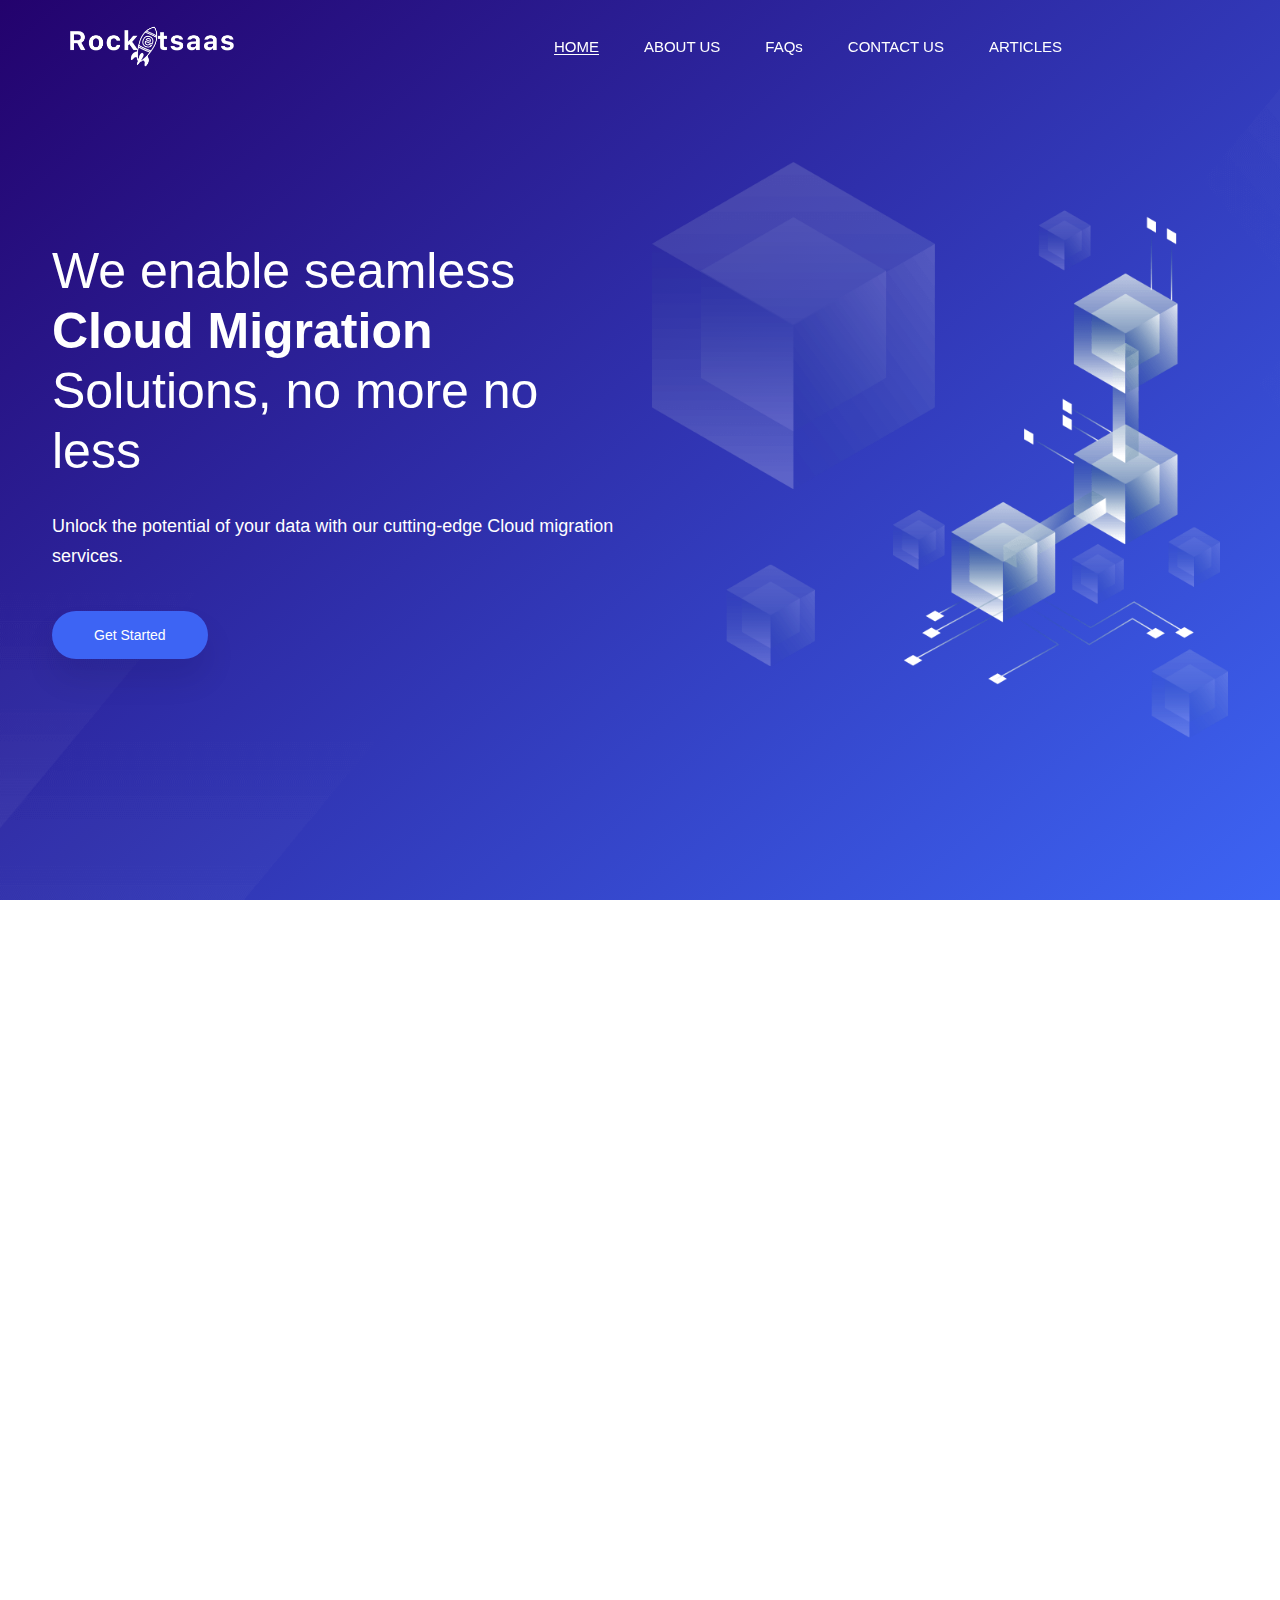
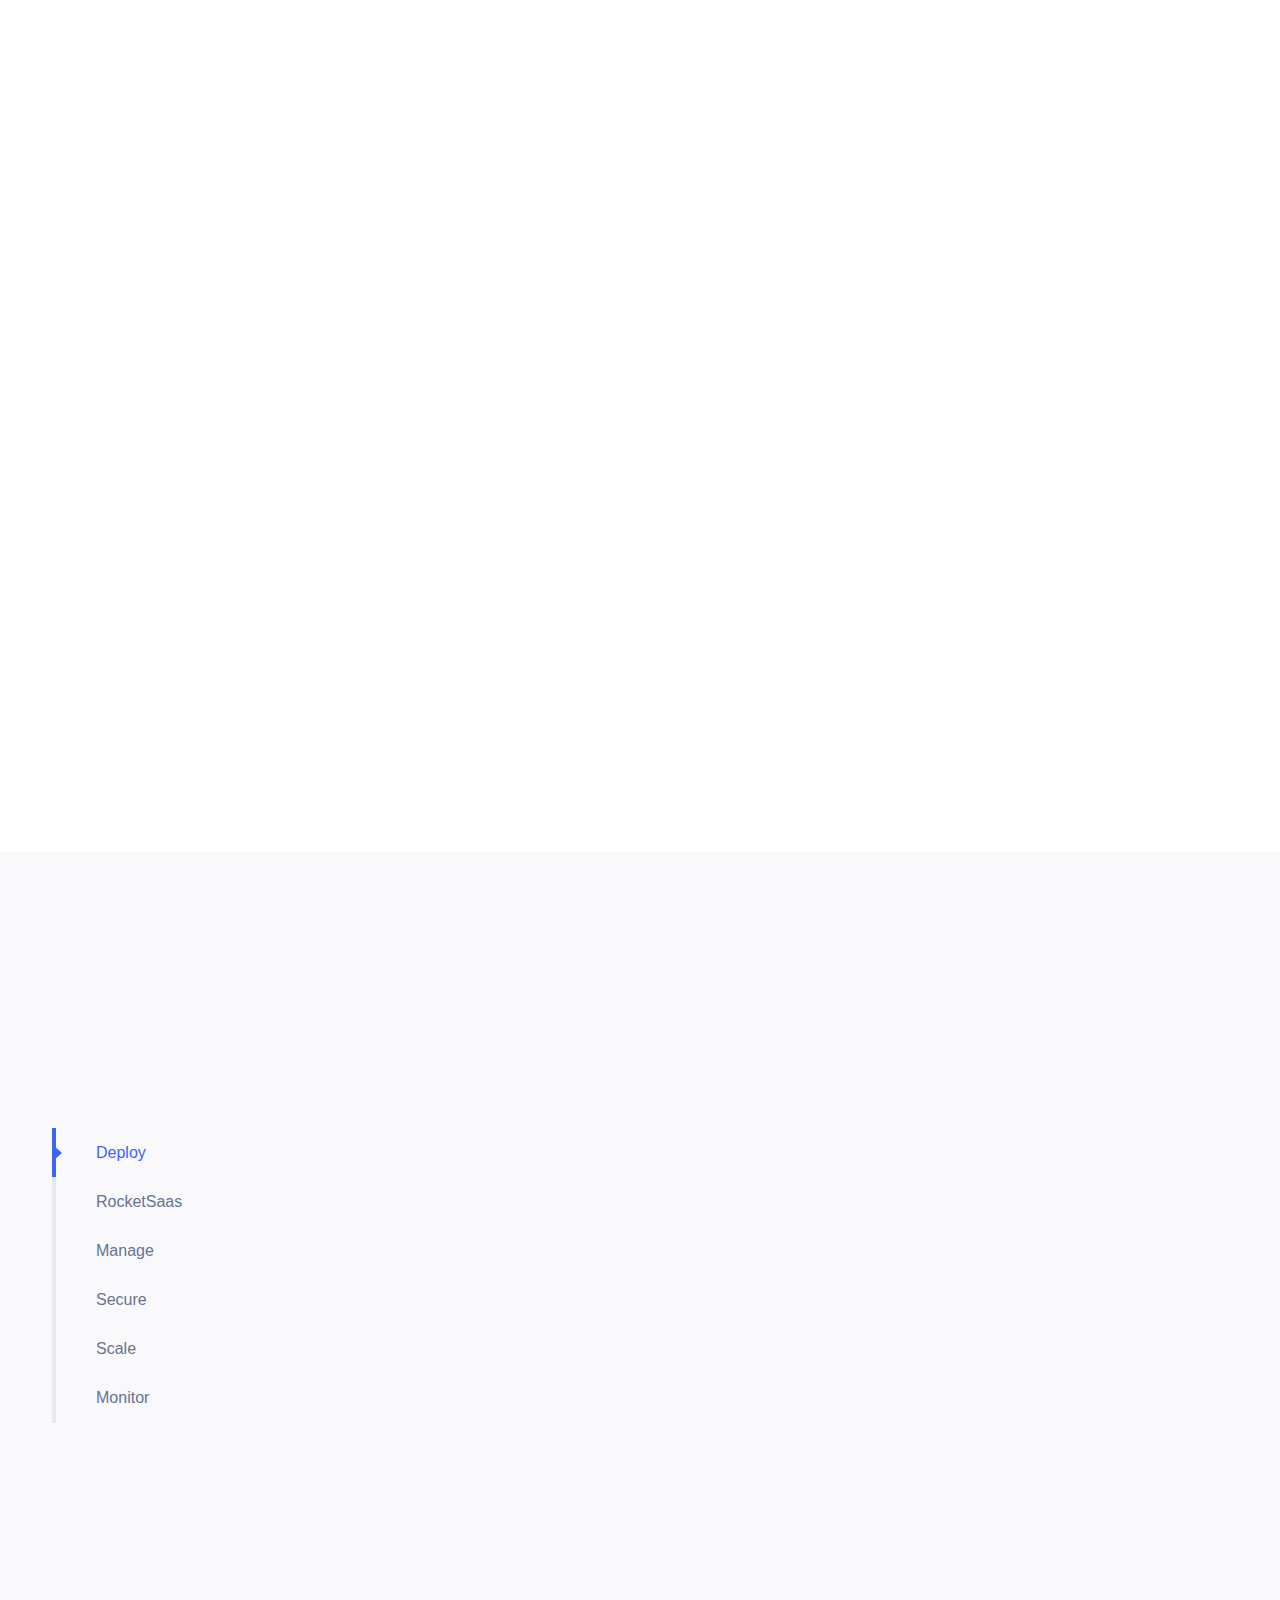
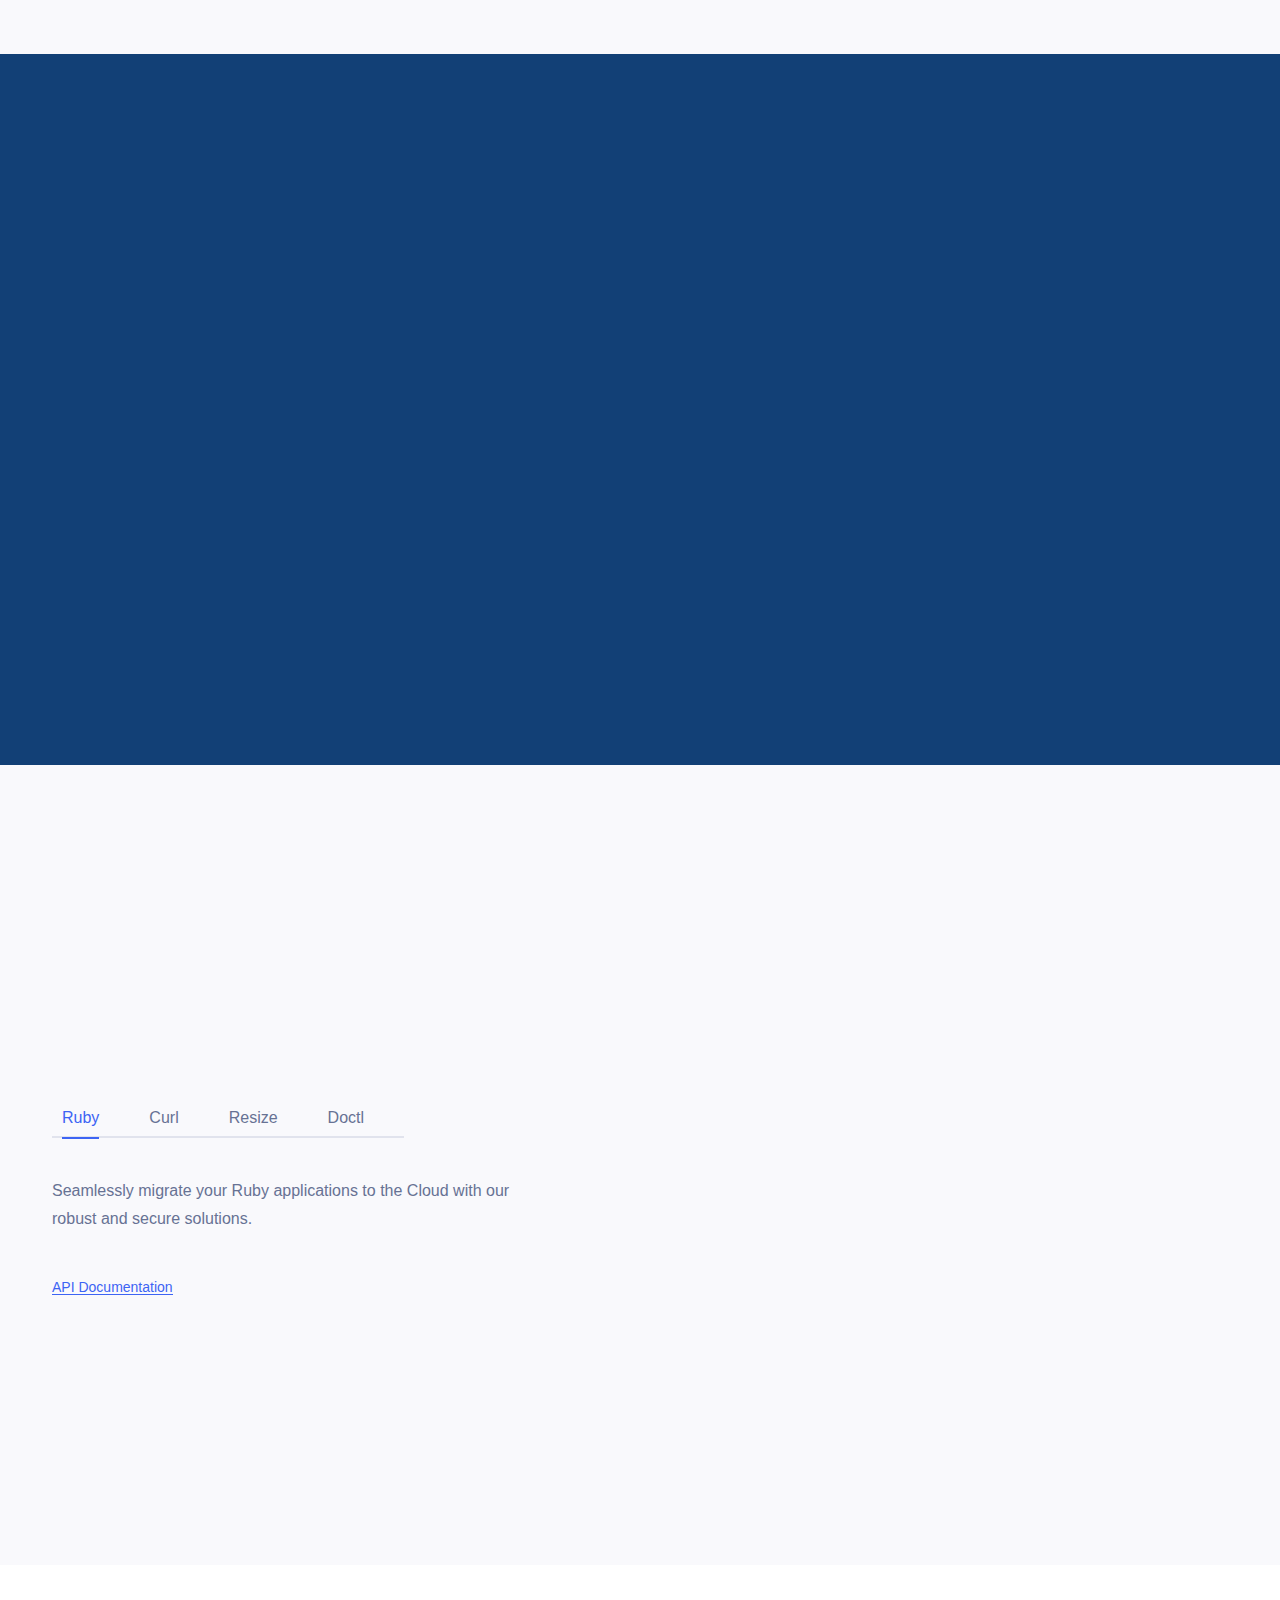
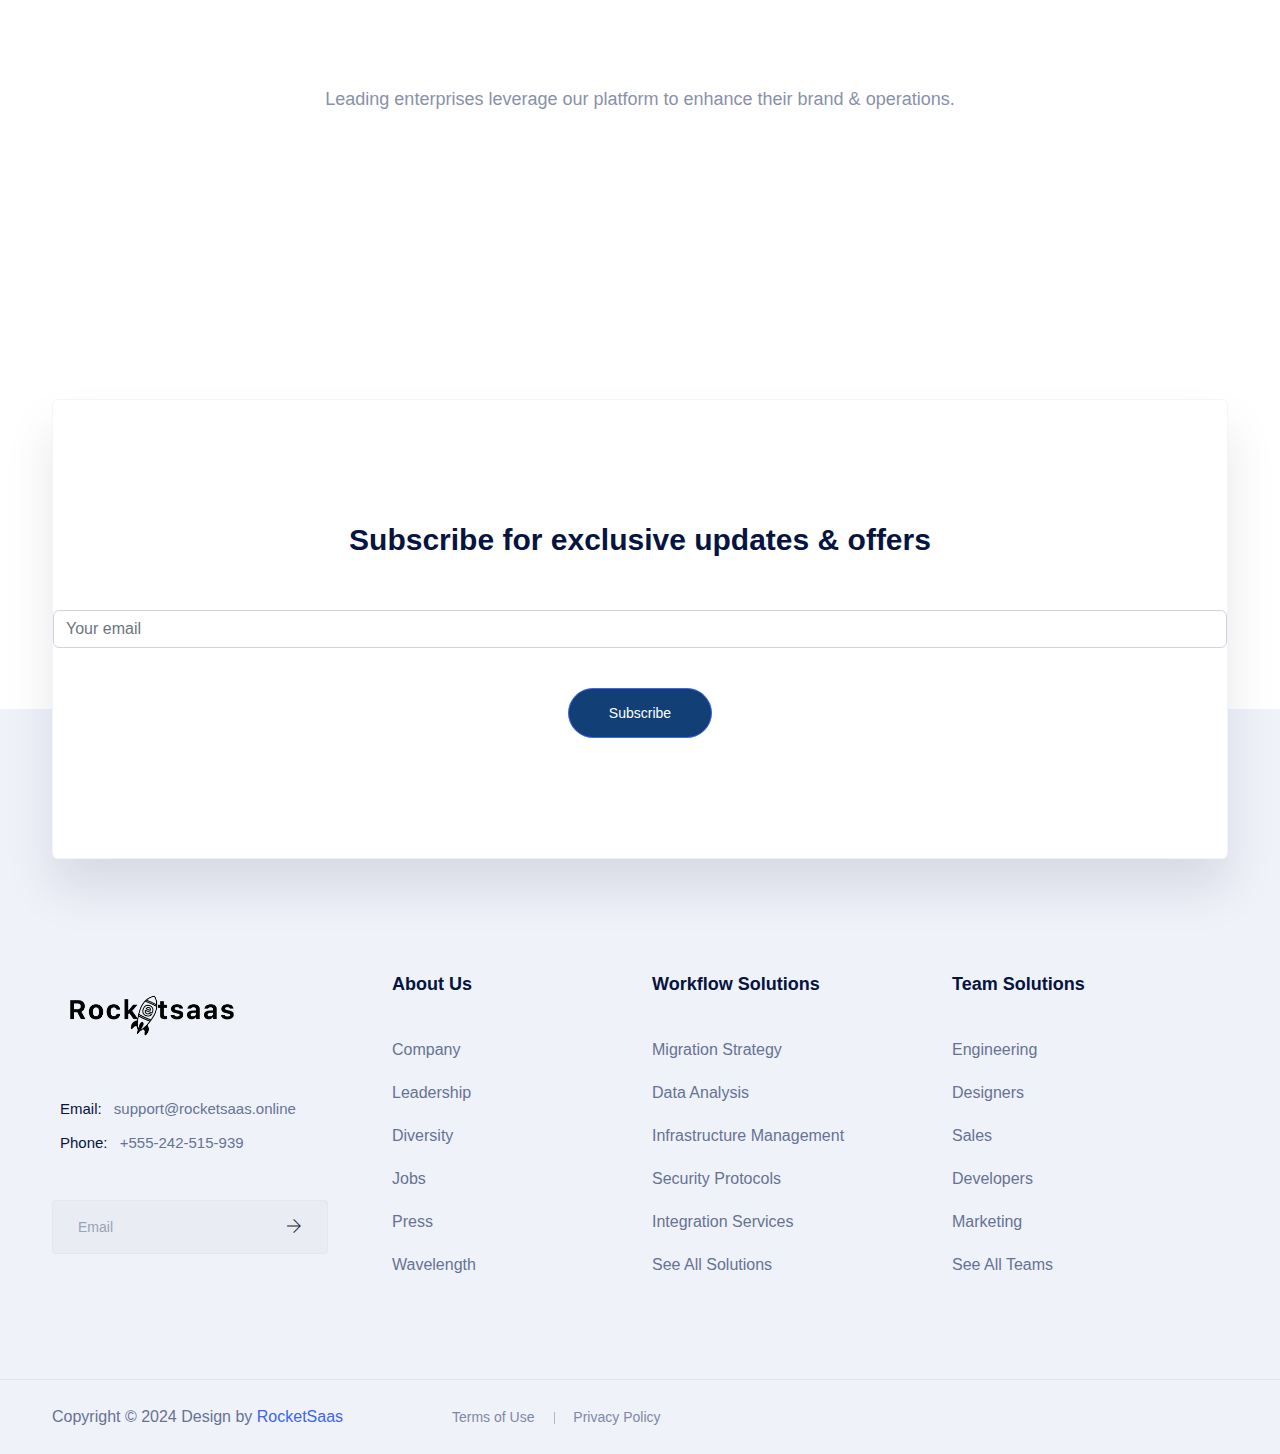
<file: index.html>
<!DOCTYPE html>
<html lang="en">
  <head>
    <!-- Required meta tags -->
    <meta charset="utf-8" />
    <meta
      name="viewport"
      content="width=device-width, initial-scale=1, shrink-to-fit=no"
    />
    <link rel="shortcut icon" href="asset/favicon.png" type="image/x-icon" />
    <title>Rocketsaas || Cloud Migration</title>
    <!-- Bootstrap CSS -->
    <link rel="stylesheet" href="css/bootstrap.min.css" />
    <link
      rel="stylesheet"
      href="vendors/bootstrap-selector/css/bootstrap-select.min.css"
    />
    <!--icon font css-->
    <link rel="stylesheet" href="vendors/themify-icon/themify-icons.css" />
    <link rel="stylesheet" href="vendors/elagent/style.css" />
    <link rel="stylesheet" href="vendors/flaticon/flaticon.css" />
    <link rel="stylesheet" href="vendors/animation/animate.css" />
    <link
      rel="stylesheet"
      href="vendors/owl-carousel/assets/owl.carousel.min.css"
    />
    <link rel="stylesheet" href="vendors/magnify-pop/magnific-popup.css" />
    <link rel="stylesheet" href="vendors/nice-select/nice-select.css" />
    <link
      rel="stylesheet"
      href="vendors/scroll/jquery.mCustomScrollbar.min.css"
    />
    <link rel="stylesheet" href="css/style.css" />
    <link rel="stylesheet" href="css/responsive.css" />
  </head>

  <body>
    <div id="preloader">
      <div id="ctn-preloader" class="ctn-preloader">
        <div class="animation-preloader">
          <div class="spinner"></div>
          <div class="txt-loading">
            <span data-text-preloader="R" class="letters-loading"> R </span>
            <span data-text-preloader="O" class="letters-loading"> O </span>
            <span data-text-preloader="C" class="letters-loading"> C </span>
            <span data-text-preloader="K" class="letters-loading"> K </span>
            <span data-text-preloader="E" class="letters-loading"> E </span>
            <span data-text-preloader="T" class="letters-loading"> T </span>
            <span data-text-preloader="S" class="letters-loading"> S</span>
            <span data-text-preloader="A" class="letters-loading"> A</span>
            <span data-text-preloader="A" class="letters-loading"> A </span>
            <span data-text-preloader="S" class="letters-loading"> S</span>
          </div>
          <p class="text-center">Loading</p>
        </div>
        <div class="loader">
          <div class="row">
            <div class="col-3 loader-section section-left">
              <div class="bg"></div>
            </div>
            <div class="col-3 loader-section section-left">
              <div class="bg"></div>
            </div>
            <div class="col-3 loader-section section-right">
              <div class="bg"></div>
            </div>
            <div class="col-3 loader-section section-right">
              <div class="bg"></div>
            </div>
          </div>
        </div>
      </div>
    </div>
    <div class="body_wrapper">
      <header class="header_area">
        <nav class="navbar navbar-expand-lg menu_one menu_five">
          <div class="container">
            <a class="navbar-brand sticky_logo" href="#">
              <img src="asset/logoW.png" alt="logo" width="200px" />
              <img src="asset/logoB.png" alt="logo" width="200px" />
            </a>
            <button
              class="navbar-toggler collapsed"
              type="button"
              data-bs-toggle="collapse"
              data-bs-target="#navbarSupportedContent"
              aria-controls="navbarSupportedContent"
              aria-expanded="false"
              aria-label="Toggle navigation"
            >
              <span class="menu_toggle">
                <span class="hamburger">
                  <span></span>
                  <span></span>
                  <span></span>
                </span>
                <span class="hamburger-cross">
                  <span></span>
                  <span></span>
                </span>
              </span>
            </button>

            <div class="collapse navbar-collapse" id="navbarSupportedContent">
              <ul class="navbar-nav menu w_menu pl_120 me-auto ms-auto">
                <li class="nav-item active">
                  <a class="nav-link" href="index.html"> HOME </a>
                </li>
                <li class="nav-item">
                  <a title="about" class="nav-link" href="about.html"
                    >ABOUT US</a
                  >
                </li>
                <li class="nav-item">
                  <a class="nav-link" href="faq.html"> FAQs </a>
                </li>
                <li class="nav-item">
                  <a class="nav-link" href="contact.html"> CONTACT US </a>
                </li>
                <li class="nav-item">
                  <a class="nav-link" href="blog.html"> ARTICLES </a>
                </li>
              </ul>
            </div>
          </div>
        </nav>
      </header>

      <!-- Hero Section Begins -->

      <section class="software_banner_area d-flex align-items-center">
        <div class="container">
          <div class="row">
            <div class="col-lg-6 d-flex align-items-center">
              <div class="software_banner_content">
                <h2
                  class="f_500 f_size_50 w_color wow fadeInLeft"
                  data-wow-delay="0.2s"
                >
                  We enable seamless <span class="f_700">Cloud Migration</span>
                  Solutions, no more no less
                </h2>
                <p
                  class="w_color f_size_18 l_height30 mt_30 wow fadeInLeft"
                  data-wow-delay="0.4s"
                >
                  Unlock the potential of your data with our cutting-edge Cloud
                  migration services.
                </p>
                <div
                  class="action_btn d-flex align-items-center mt_40 wow fadeInLeft"
                  data-wow-delay="0.6s"
                >
                  <a href="contact.html" class="software_banner_btn"
                    >Get Started</a
                  >
                </div>
              </div>
            </div>
            <div class="col-lg-6">
              <div class="software_img wow fadeInRight" data-wow-delay="0.2s">
                <img src="img/home5/banner_img.png" alt="img" />
              </div>
            </div>
          </div>
        </div>
      </section>

      <!-- Hero section Ends -->
      <!-- Featured Post begins -->
      <section class="software_featured_area">
        <div class="container">
          <h2
            class="f_600 f_size_30 t_color3 text-center l_height40 mb_70 wow fadeInUp"
            data-wow-delay="0.3s"
          >
            Seamlessly migrate your data to the Cloud<br />
            with unparalleled speed and efficiency
          </h2>
          <div class="row software_featured_info">
            <div class="col-lg-4 col-sm-6 wow fadeInUp" data-wow-delay="0.4s">
              <div class="software_featured_item text-center mb_20">
                <div class="s_icon">
                  <img src="img/home5/icon_shape.png" alt="" />
                  <img class="icon" src="img/home5/icon1.png" alt="" />
                </div>
                <h3 class="f_600 t_color3">Accelerate app development</h3>
                <p class="f_400 f_size_15 mb-30">
                  Utilize our Cloud migration solutions to enhance app
                  development speed and agility.
                </p>
              </div>
            </div>
            <div class="col-lg-4 col-sm-6 wow fadeInUp" data-wow-delay="0.6s">
              <div class="software_featured_item text-center mb_20">
                <div class="s_icon">
                  <img src="img/home5/icon_shape.png" alt="" />
                  <img class="icon" src="img/home5/icon2.png" alt="" />
                </div>
                <h3 class="f_600 t_color3">Transparent pricing models</h3>
                <p class="f_400 f_size_15 mb-30">
                  Our Cloud migration services come with predictable pricing,
                  ensuring cost-effectiveness.
                </p>
              </div>
            </div>
            <div class="col-lg-4 col-sm-6 wow fadeInUp" data-wow-delay="0.8s">
              <div class="software_featured_item text-center mb_20">
                <div class="s_icon">
                  <img src="img/home5/icon_shape.png" alt="" />
                  <img class="icon" src="img/home5/icon3.png" alt="" />
                </div>
                <h3 class="f_600 t_color3">Robust security and reliability</h3>
                <p class="f_400 f_size_15 mb-30">
                  Trust in our Cloud migration solutions for secure and reliable
                  data transfer and storage.
                </p>
              </div>
            </div>
          </div>
        </div>
      </section>

      <!-- Featured Post ends -->
      <!-- Design Post begins -->
      <section class="design_developers_area sec_pad">
        <div class="container">
          <div
            class="sec_title text-center mb_70 wow fadeInUp"
            data-wow-delay="0.2s"
          >
            <h2 class="f_p f_size_30 l_height50 f_600 t_color3">
              Seamlessly integrate your design process
            </h2>
            <p class="f_400 f_size_16 mb-0">
              Showcase your creativity and streamline collaboration with our
              Cloud migration platform.
            </p>
          </div>
          <div class="row">
            <div class="col-lg-7 col-md-7">
              <div class="design_img wow fadeInRight" data-wow-delay="0.2s">
                <img class="img-fluid" src="img/home5/design1.png" alt="" />
              </div>
            </div>
            <div class="col-lg-5 col-md-5 d-flex align-items-center">
              <div class="design_img_two wow fadeInRight" data-wow-delay="0.4s">
                <img class="img-fluid" src="img/home5/design2.png" alt="" />
              </div>
            </div>
          </div>
          <div class="text-center wow fadeInUp" data-wow-delay="0.4s">
            <a href="contact.html" class="btn_hover btn_four mt_70"
              >API Documentation</a
            >
          </div>
        </div>
      </section>

      <!-- Design Post end -->
      <!-- service section begins -->
      <section class="software_service_area sec_pad">
        <div class="container">
          <div
            class="sec_title text-center mb_70 wow fadeInUp"
            data-wow-delay="0.2s"
          >
            <h2 class="f_p f_size_30 l_height50 f_600 t_color3">
              Seamlessly migrate and scale with ease.
            </h2>
            <p class="f_400 f_size_16 mb-0">
              Elevate your workflow with our Cloud migration solutions,
              delivering efficiency and reliability.
            </p>
          </div>
          <div class="row">
            <div class="col-lg-3 col-md-3">
              <ul
                class="nav nav-tabs software_service_tab"
                id="myTab"
                role="tablist"
              >
                <li class="nav-item">
                  <div
                    class="nav-link active"
                    id="de-tab"
                    data-bs-toggle="tab"
                    role="tab"
                    data-bs-target="#de-tab-pane"
                    aria-controls="de-tab-pane"
                    aria-selected="true"
                  >
                    Deploy
                  </div>
                </li>
                <li class="nav-item">
                  <div
                    class="nav-link"
                    id="saas-tab"
                    data-bs-toggle="tab"
                    role="tab"
                    data-bs-target="#saas-tab-pane"
                    aria-controls="saas-tab-pane"
                    aria-selected="false"
                  >
                    RocketSaas
                  </div>
                </li>
                <li class="nav-item">
                  <div
                    class="nav-link"
                    id="ma-tab"
                    data-bs-toggle="tab"
                    data-bs-target="#ma-tab-pane"
                    role="tab"
                    aria-controls="ma-tab-pane"
                    aria-selected="true"
                  >
                    Manage
                  </div>
                </li>
                <li class="nav-item">
                  <div
                    class="nav-link"
                    id="secure-tab"
                    data-bs-toggle="tab"
                    data-bs-target="#secure-tab-pane"
                    role="tab"
                    aria-controls="secure-tab-pane"
                    aria-selected="false"
                  >
                    Secure
                  </div>
                </li>
                <li class="nav-item">
                  <div
                    class="nav-link"
                    id="scale-tab"
                    data-bs-toggle="tab"
                    data-bs-target="#scale-tab-pane"
                    role="tab"
                    aria-controls="scale-tab-pane"
                    aria-selected="false"
                  >
                    Scale
                  </div>
                </li>
                <li class="nav-item">
                  <div
                    class="nav-link"
                    id="monitor-tab"
                    data-bs-toggle="tab"
                    data-bs-target="#monitor-tab-pane"
                    role="tab"
                    aria-controls="monitor-tab-pane"
                    aria-selected="false"
                  >
                    Monitor
                  </div>
                </li>
              </ul>
            </div>
            <div class="col-lg-9 col-md-9">
              <div class="tab-content software_service_tab_content">
                <div
                  class="tab-pane fade show active"
                  id="de-tab-pane"
                  role="tabpanel"
                  aria-labelledby="de-tab"
                >
                  <div class="row">
                    <div class="col-lg-5 col-md-6">
                      <div
                        class="software_service_item mb_70 wow fadeInUp"
                        data-wow-delay="0.2s"
                      >
                        <i class="ti-user"></i>
                        <h5 class="mt_30 mb_15">Team Collaboration</h5>
                        <p>
                          Empower your teams to collaborate efficiently across
                          the Cloud.
                        </p>
                      </div>
                    </div>
                    <div class="col-lg-5 offset-lg-2 col-md-6">
                      <div
                        class="software_service_item mb_70 wow fadeInUp"
                        data-wow-delay="0.3s"
                      >
                        <i class="ti-basketball"></i>
                        <h5 class="mt_30 mb_15">Global Scalability</h5>
                        <p>
                          Expand your reach with our Cloud migration platform,
                          ensuring global scalability.
                        </p>
                      </div>
                    </div>
                    <div class="col-lg-5 col-md-6">
                      <div
                        class="software_service_item mb_70 wow fadeInUp"
                        data-wow-delay="0.4s"
                      >
                        <i class="ti-face-smile"></i>
                        <h5 class="mt_30 mb_15">Effortless Deployments</h5>
                        <p>
                          Simplify the deployment process with our Cloud
                          migration solutions.
                        </p>
                      </div>
                    </div>
                    <div class="col-lg-5 offset-lg-2 col-md-6">
                      <div
                        class="software_service_item mb_70 wow fadeInUp"
                        data-wow-delay="0.5s"
                      >
                        <i class="ti-harddrives"></i>
                        <h5 class="mt_30 mb_15">Data Protection</h5>
                        <p>
                          Ensure data integrity and security with our Cloud
                          backup and snapshot features.
                        </p>
                      </div>
                    </div>
                  </div>
                </div>
                <div
                  class="tab-pane fade"
                  id="saas-tab-pane"
                  role="tabpanel"
                  aria-labelledby="saas-tab"
                >
                  <div class="row">
                    <div class="col-lg-5 col-md-6">
                      <div class="software_service_item mb_70">
                        <i class="ti-basketball"></i>
                        <h5 class="mt_30 mb_15">Global Scalability</h5>
                        <p>
                          Expand your reach with our Cloud migration platform,
                          ensuring global scalability.
                        </p>
                      </div>
                    </div>
                    <div class="col-lg-5 offset-lg-2 col-md-6">
                      <div class="software_service_item mb_70">
                        <i class="ti-user"></i>
                        <h5 class="mt_30 mb_15">Team Collaboration</h5>
                        <p>
                          Empower your teams to collaborate efficiently across
                          the Cloud.
                        </p>
                      </div>
                    </div>
                    <div class="col-lg-5 col-md-6">
                      <div class="software_service_item mb_70">
                        <i class="ti-face-smile"></i>
                        <h5 class="mt_30 mb_15">Effortless Deployments</h5>
                        <p>
                          Simplify the deployment process with our Cloud
                          migration solutions.
                        </p>
                      </div>
                    </div>
                    <div class="col-lg-5 offset-lg-2 col-md-6">
                      <div class="software_service_item mb_70">
                        <i class="ti-harddrives"></i>
                        <h5 class="mt_30 mb_15">Data Protection</h5>
                        <p>
                          Ensure data integrity and security with our Cloud
                          backup and snapshot features.
                        </p>
                      </div>
                    </div>
                  </div>
                </div>
                <div
                  class="tab-pane fade"
                  id="ma-tab-pane"
                  role="tabpanel"
                  aria-labelledby="ma-tab"
                >
                  <div class="row">
                    <div class="col-lg-5 col-md-6">
                      <div class="software_service_item mb_70">
                        <i class="ti-basketball"></i>
                        <h5 class="mt_30 mb_15">Global Scalability</h5>
                        <p>
                          Expand your reach with our Cloud migration platform,
                          ensuring global scalability.
                        </p>
                      </div>
                    </div>
                    <div class="col-lg-5 offset-lg-2 col-md-6">
                      <div class="software_service_item mb_70">
                        <i class="ti-user"></i>
                        <h5 class="mt_30 mb_15">Team Collaboration</h5>
                        <p>
                          Empower your teams to collaborate efficiently across
                          the Cloud.
                        </p>
                      </div>
                    </div>
                    <div class="col-lg-5 col-md-6">
                      <div class="software_service_item mb_70">
                        <i class="ti-face-smile"></i>
                        <h5 class="mt_30 mb_15">Effortless Deployments</h5>
                        <p>
                          Simplify the deployment process with our Cloud
                          migration solutions.
                        </p>
                      </div>
                    </div>
                    <div class="col-lg-5 offset-lg-2 col-md-6">
                      <div class="software_service_item mb_70">
                        <i class="ti-harddrives"></i>
                        <h5 class="mt_30 mb_15">Data Protection</h5>
                        <p>
                          Ensure data integrity and security with our Cloud
                          backup and snapshot features.
                        </p>
                      </div>
                    </div>
                  </div>
                </div>
                <div
                  class="tab-pane fade"
                  id="secure-tab-pane"
                  role="tabpanel"
                  aria-labelledby="secure-tab"
                >
                  <div class="row">
                    <div class="col-lg-5 col-md-6">
                      <div class="software_service_item mb_70">
                        <i class="ti-basketball"></i>
                        <h5 class="mt_30 mb_15">Global Scalability</h5>
                        <p>
                          Expand your reach with our Cloud migration platform,
                          ensuring global scalability.
                        </p>
                      </div>
                    </div>
                    <div class="col-lg-5 offset-lg-2 col-md-6">
                      <div class="software_service_item mb_70">
                        <i class="ti-user"></i>
                        <h5 class="mt_30 mb_15">Team Collaboration</h5>
                        <p>
                          Empower your teams to collaborate efficiently across
                          the Cloud.
                        </p>
                      </div>
                    </div>
                    <div class="col-lg-5 col-md-6">
                      <div class="software_service_item mb_70">
                        <i class="ti-face-smile"></i>
                        <h5 class="mt_30 mb_15">Effortless Deployments</h5>
                        <p>
                          Simplify the deployment process with our Cloud
                          migration solutions.
                        </p>
                      </div>
                    </div>
                    <div class="col-lg-5 offset-lg-2 col-md-6">
                      <div class="software_service_item mb_70">
                        <i class="ti-harddrives"></i>
                        <h5 class="mt_30 mb_15">Data Protection</h5>
                        <p>
                          Ensure data integrity and security with our Cloud
                          backup and snapshot features.
                        </p>
                      </div>
                    </div>
                  </div>
                </div>
                <div
                  class="tab-pane fade"
                  id="scale-tab-pane"
                  role="tabpanel"
                  aria-labelledby="scale-tab"
                >
                  <div class="row">
                    <div class="col-lg-5 col-md-6">
                      <div class="software_service_item mb_70">
                        <i class="ti-basketball"></i>
                        <h5 class="mt_30 mb_15">Global Scalability</h5>
                        <p>
                          Expand your reach with our Cloud migration platform,
                          ensuring global scalability.
                        </p>
                      </div>
                    </div>
                    <div class="col-lg-5 offset-lg-2 col-md-6">
                      <div class="software_service_item mb_70">
                        <i class="ti-user"></i>
                        <h5 class="mt_30 mb_15">Team Collaboration</h5>
                        <p>
                          Empower your teams to collaborate efficiently across
                          the Cloud.
                        </p>
                      </div>
                    </div>
                    <div class="col-lg-5 col-md-6">
                      <div class="software_service_item mb_70">
                        <i class="ti-face-smile"></i>
                        <h5 class="mt_30 mb_15">Effortless Deployments</h5>
                        <p>
                          Simplify the deployment process with our Cloud
                          migration solutions.
                        </p>
                      </div>
                    </div>
                    <div class="col-lg-5 offset-lg-2 col-md-6">
                      <div class="software_service_item mb_70">
                        <i class="ti-harddrives"></i>
                        <h5 class="mt_30 mb_15">Data Protection</h5>
                        <p>
                          Ensure data integrity and security with our Cloud
                          backup and snapshot features.
                        </p>
                      </div>
                    </div>
                  </div>
                </div>
                <div
                  class="tab-pane fade"
                  id="monitor-tab-pane"
                  role="tabpanel"
                  aria-labelledby="monitor-tab"
                >
                  <div class="row">
                    <div class="col-lg-5 col-md-6">
                      <div class="software_service_item mb_70">
                        <i class="ti-basketball"></i>
                        <h5 class="mt_30 mb_15">Global Scalability</h5>
                        <p>
                          Expand your reach with our Cloud migration platform,
                          ensuring global scalability.
                        </p>
                      </div>
                    </div>
                    <div class="col-lg-5 offset-lg-2 col-md-6">
                      <div class="software_service_item mb_70">
                        <i class="ti-user"></i>
                        <h5 class="mt_30 mb_15">Team Collaboration</h5>
                        <p>
                          Empower your teams to collaborate efficiently across
                          the Cloud.
                        </p>
                      </div>
                    </div>
                    <div class="col-lg-5 col-md-6">
                      <div class="software_service_item mb_70">
                        <i class="ti-face-smile"></i>
                        <h5 class="mt_30 mb_15">Effortless Deployments</h5>
                        <p>
                          Simplify the deployment process with our Cloud
                          migration solutions.
                        </p>
                      </div>
                    </div>
                    <div class="col-lg-5 offset-lg-2 col-md-6">
                      <div class="software_service_item mb_70">
                        <i class="ti-harddrives"></i>
                        <h5 class="mt_30 mb_15">Data Protection</h5>
                        <p>
                          Ensure data integrity and security with our Cloud
                          backup and snapshot features.
                        </p>
                      </div>
                    </div>
                  </div>
                </div>
              </div>
            </div>
          </div>
        </div>
      </section>

      <!-- service section ends -->
      <!-- featured begins -->
      <section class="software_featured_area_two sec_pad">
        <div class="container">
          <div class="row">
            <div class="col-lg-6">
              <div
                class="software_featured_img wow fadeInLeft"
                data-wow-delay="0.2s"
              >
                <img
                  class="img-fluid"
                  src="img/home5/featured_img1.png"
                  alt=""
                />
              </div>
            </div>
            <div class="col-lg-5 offset-lg-1 d-flex align-items-center pl-0">
              <div class="software_featured_content">
                <h2
                  class="f_700 f_size30 l_height_40 w_color f_p mb-30 wow fadeInRight"
                  data-wow-delay="0.2s"
                >
                  Empowering businesses with reliable Cloud migration solutions
                </h2>
                <p
                  class="w_color f_400 mb_50 wow fadeInRight"
                  data-wow-delay="0.4s"
                >
                  Seamlessly migrate your data to the Cloud with our robust and
                  secure software solutions.
                </p>
                <a
                  href="about.html"
                  class="btn_hover btn_four wow fadeInRight"
                  data-wow-delay="0.6s"
                  >Learn More</a
                >
              </div>
            </div>
          </div>
        </div>
      </section>

      <!-- featured ends -->
      <!-- product begins -->
      <section class="developer_product_area">
        <div class="container">
          <div class="row">
            <div class="col-lg-6 d-flex align-items-center">
              <div class="developer_product_content">
                <h2
                  class="f_600 f_size_30 l_height30 t_color3 mb_50 wow fadeInUp"
                  data-wow-delay="0.2s"
                >
                  Developers first
                </h2>
                <ul
                  class="nav nav-tabs develor_tab mb-30"
                  id="myTab2"
                  role="tablist"
                >
                  <li class="nav-item">
                    <div
                      class="nav-link active"
                      id="ruby-tab"
                      data-bs-toggle="tab"
                      data-bs-target="#ruby-tab-pane"
                      role="tab"
                      aria-controls="ruby-tab-pane"
                      aria-selected="true"
                    >
                      Ruby
                    </div>
                  </li>
                  <li class="nav-item">
                    <div
                      class="nav-link"
                      id="curl-tab"
                      data-bs-toggle="tab"
                      data-bs-target="#curl-tab-pane"
                      role="tab"
                      aria-controls="curl-tab-pane"
                      aria-selected="false"
                    >
                      Curl
                    </div>
                  </li>
                  <li class="nav-item">
                    <div
                      class="nav-link"
                      data-bs-toggle="tab"
                      data-bs-target="#resize-tab-pane"
                      role="tab"
                      aria-controls="resize-tab-pane"
                      aria-selected="true"
                    >
                      Resize
                    </div>
                  </li>
                  <li class="nav-item">
                    <div
                      class="nav-link"
                      id="doctl-tab"
                      data-bs-toggle="tab"
                      data-bs-target="#doctl-tab-pane"
                      role="tab"
                      aria-controls="doctl-tab-pane"
                      aria-selected="false"
                    >
                      Doctl
                    </div>
                  </li>
                </ul>
                <div class="tab-content developer_tab_content">
                  <div
                    class="tab-pane fade show active"
                    id="ruby-tab-pane"
                    role="tabpanel"
                    aria-labelledby="ruby-tab"
                  >
                    <p class="mb_40">
                      Seamlessly migrate your Ruby applications to the Cloud
                      with our robust and secure solutions.
                    </p>
                    <a href="contact.html" class="details_btn"
                      >API Documentation</a
                    >
                  </div>
                  <div
                    class="tab-pane fade"
                    id="curl-tab-pane"
                    role="tabpanel"
                    aria-labelledby="curl-tab"
                  >
                    <p class="mb_40">
                      Seamlessly migrate your Curl applications to the Cloud
                      with our robust and secure solutions.
                    </p>
                    <a href="contact.html" class="details_btn"
                      >API Documentation</a
                    >
                  </div>
                  <div
                    class="tab-pane fade"
                    id="resize-tab-pane"
                    role="tabpanel"
                    aria-labelledby="resize-tab"
                  >
                    <p class="mb_40">
                      Seamlessly migrate your Resize applications to the Cloud
                      with our robust and secure solutions.
                    </p>
                    <a href="contact.html" class="details_btn"
                      >API Documentation</a
                    >
                  </div>
                  <div
                    class="tab-pane fade"
                    id="doctl-tab-pane"
                    role="tabpanel"
                    aria-labelledby="doctl-tab"
                  >
                    <p class="mb_40">
                      Seamlessly migrate your Doctl applications to the Cloud
                      with our robust and secure solutions.
                    </p>
                    <a href="contact.html" class="details_btn"
                      >API Documentation</a
                    >
                  </div>
                </div>
              </div>
            </div>
            <div class="col-lg-6">
              <div class="tab_img_info">
                <div class="tab_img active" id="tab_one">
                  <img
                    class="img-fluid wow fadeInRight"
                    data-wow-delay="0.4s"
                    src="img/home5/php.jpg"
                    alt="img"
                  />
                </div>
                <div class="tab_img" id="tab_two">
                  <img
                    class="img-fluid wow fadeInRight"
                    data-wow-delay="0.4s"
                    src="img/home5/01.jpg"
                    alt="img"
                  />
                </div>
                <div class="tab_img" id="tab_three">
                  <img
                    class="img-fluid wow fadeInRight"
                    data-wow-delay="0.4s"
                    src="img/home5/02.jpg"
                    alt="img"
                  />
                </div>
                <div class="tab_img" id="tab_four">
                  <img
                    class="img-fluid wow fadeInRight"
                    data-wow-delay="0.4s"
                    src="img/home5/03.jpg"
                    alt="img"
                  />
                </div>
              </div>
            </div>
          </div>
        </div>
      </section>

      <!-- product ends -->
      <!-- partners begins -->
      <section class="partner_logo_area_two">
        <div class="container">
          <h4 class="f_size_18 f_400 f_p text-center l_height28 mb_70">
            Leading enterprises leverage our platform to enhance their brand &
            operations.
          </h4>
          <div class="row partner_info">
            <div class="logo_item wow fadeInLeft" data-wow-delay="0.1s">
              <a href="#"><img src="img/home3/logo_01.png" alt="" /></a>
            </div>
            <div class="logo_item wow fadeInLeft" data-wow-delay="0.2s">
              <a href="#"><img src="img/home3/logo_02.png" alt="" /></a>
            </div>
            <div class="logo_item wow fadeInLeft" data-wow-delay="0.3s">
              <a href="#"><img src="img/home3/logo_03.png" alt="" /></a>
            </div>
            <div class="logo_item wow fadeInLeft" data-wow-delay="0.4s">
              <a href="#"><img src="img/home3/logo_04.png" alt="" /></a>
            </div>
            <div class="logo_item wow fadeInLeft" data-wow-delay="0.5s">
              <a href="#"><img src="img/home3/logo_05.png" alt="" /></a>
            </div>
            <div class="logo_item wow fadeInLeft" data-wow-delay="0.6s">
              <a href="#"><img src="img/home3/logo_03.png" alt="" /></a>
            </div>
            <div class="logo_item wow fadeInLeft" data-wow-delay="0.7s">
              <a href="#"><img src="img/home3/logo_04.png" alt="" /></a>
            </div>
            <div class="logo_item wow fadeInLeft" data-wow-delay="0.8s">
              <a href="#"><img src="img/home3/logo_05.png" alt="" /></a>
            </div>
          </div>

          <div class="subscribe_form_info text-center">
            <h2 class="f_600 f_size_30 l_height30 t_color3 mb_50">
              Subscribe for exclusive updates & offers
            </h2>
            <form class="mailto:support@rocketsaas.online" method="post">
              <input
                type="text"
                name="EMAIL"
                class="form-control memail"
                placeholder="Your email"
              />
              <button type="submit" class="btn_hover btn_four mt_40">
                Subscribe
              </button>
              <p class="mchimp-errmessage" style="display: none"></p>
              <p class="mchimp-sucmessage" style="display: none"></p>
            </form>
          </div>
        </div>
      </section>

      <!-- partners end -->
      <!-- footer begins -->
      <footer class="footer_area footer_area_five pt_150 f_bg">
        <div class="footer_top">
          <div class="container">
            <div class="row">
              <div class="col-lg-3 col-md-6">
                <div class="f_widget company_widget">
                  <a href="index.html" class="f-logo">
                    <img src="asset/logoB.png" alt="logo" width="200px" />
                  </a>
                  <div class="widget-wrap">
                    <p class="f_400 f_p f_size_15 mb-0 l_height34">
                      <span>Email:</span>
                      <a href="mailto:support@rocketsaas.online" class="f_400"
                        >support@rocketsaas.online</a
                      >
                    </p>
                    <p class="f_400 f_p f_size_15 mb-0 l_height34">
                      <span>Phone:</span>
                      <a href="tel:+555-242-515-939" class="f_400"
                        >+555-242-515-939</a
                      >
                    </p>
                  </div>
                  <form
                    action="#"
                    class="f_subscribe mailchimp_two"
                    method="post"
                  >
                    <input
                      type="text"
                      name="EMAIL"
                      class="form-control memail"
                      placeholder="Email"
                    />
                    <button class="btn btn-submit" type="submit">
                      <i class="ti-arrow-right"></i>
                    </button>
                    <p class="mchimp-errmessage" style="display: none"></p>
                    <p class="mchimp-sucmessage" style="display: none"></p>
                  </form>
                </div>
              </div>
              <div class="col-lg-3 col-md-6">
                <div class="f_widget about-widget pl_40">
                  <h3 class="f-title f_600 t_color f_size_18 mb_40">
                    About Us
                  </h3>
                  <ul class="list-unstyled f_list">
                    <li><a href="about.html">Company</a></li>
                    <li><a href="#">Leadership</a></li>
                    <li><a href="#">Diversity</a></li>
                    <li><a href="#">Jobs</a></li>
                    <li><a href="#">Press</a></li>
                    <li><a href="#">Wavelength</a></li>
                  </ul>
                </div>
              </div>
              <div class="col-lg-3 col-md-6">
                <div class="f_widget about-widget">
                  <h3 class="f-title f_600 t_color f_size_18 mb_40">
                    Workflow Solutions
                  </h3>
                  <ul class="list-unstyled f_list">
                    <li><a href="#">Migration Strategy</a></li>
                    <li><a href="#">Data Analysis</a></li>
                    <li><a href="#">Infrastructure Management</a></li>
                    <li><a href="#">Security Protocols</a></li>
                    <li><a href="#">Integration Services</a></li>
                    <li><a href="#">See All Solutions</a></li>
                  </ul>
                </div>
              </div>
              <div class="col-lg-3 col-md-6">
                <div class="f_widget about-widget">
                  <h3 class="f-title f_600 t_color f_size_18 mb_40">
                    Team Solutions
                  </h3>
                  <ul class="list-unstyled f_list">
                    <li><a href="#">Engineering</a></li>
                    <li><a href="#">Designers</a></li>
                    <li><a href="#">Sales</a></li>
                    <li><a href="#">Developers</a></li>
                    <li><a href="#">Marketing</a></li>
                    <li><a href="#">See All Teams</a></li>
                  </ul>
                </div>
              </div>
            </div>
          </div>
        </div>
        <div class="footer_bottom">
          <div class="container">
            <div class="row">
              <div class="col-lg-4 col-md-5 col-sm-6">
                <p class="mb-0 f_400">
                  Copyright © 2024 Design by <a href="#">RocketSaas</a>
                </p>
              </div>
              <div class="col-lg-4 col-md-4 col-sm-12">
                <ul class="list-unstyled f_menu text-right">
                  <li><a href="#">Terms of Use</a></li>
                  <li><a href="#">Privacy Policy</a></li>
                </ul>
              </div>
            </div>
          </div>
        </div>
      </footer>

      <!-- footer ends -->
    </div>
    <!-- Optional JavaScript -->
    <!-- jQuery first, then Popper.js, then Bootstrap JS -->
    <script src="js/jquery-3.6.0.min.js"></script>
    <script src="js/popper.min.js"></script>
    <script src="js/bootstrap.min.js"></script>
    <script src="vendors/bootstrap-selector/js/bootstrap-select.min.js"></script>
    <script src="vendors/wow/wow.min.js"></script>
    <script src="vendors/sckroller/jquery.parallax-scroll.js"></script>
    <script src="vendors/owl-carousel/owl.carousel.min.js"></script>
    <script src="vendors/nice-select/jquery.nice-select.min.js"></script>
    <script src="vendors/imagesloaded/imagesloaded.pkgd.min.js"></script>
    <script src="vendors/isotope/isotope-min.js"></script>
    <script src="vendors/magnify-pop/jquery.magnific-popup.min.js"></script>
    <script src="vendors/scroll/jquery.mCustomScrollbar.concat.min.js"></script>
    <script src="js/plugins.js"></script>
    <script src="js/main.js"></script>
  </body>

  <!-- Mirrored from html.droitlab.com/saasland/home-cloud.html by HTTrack Website Copier/3.x [XR&CO'2014], Wed, 13 Mar 2024 10:13:54 GMT -->
</html>
</file>
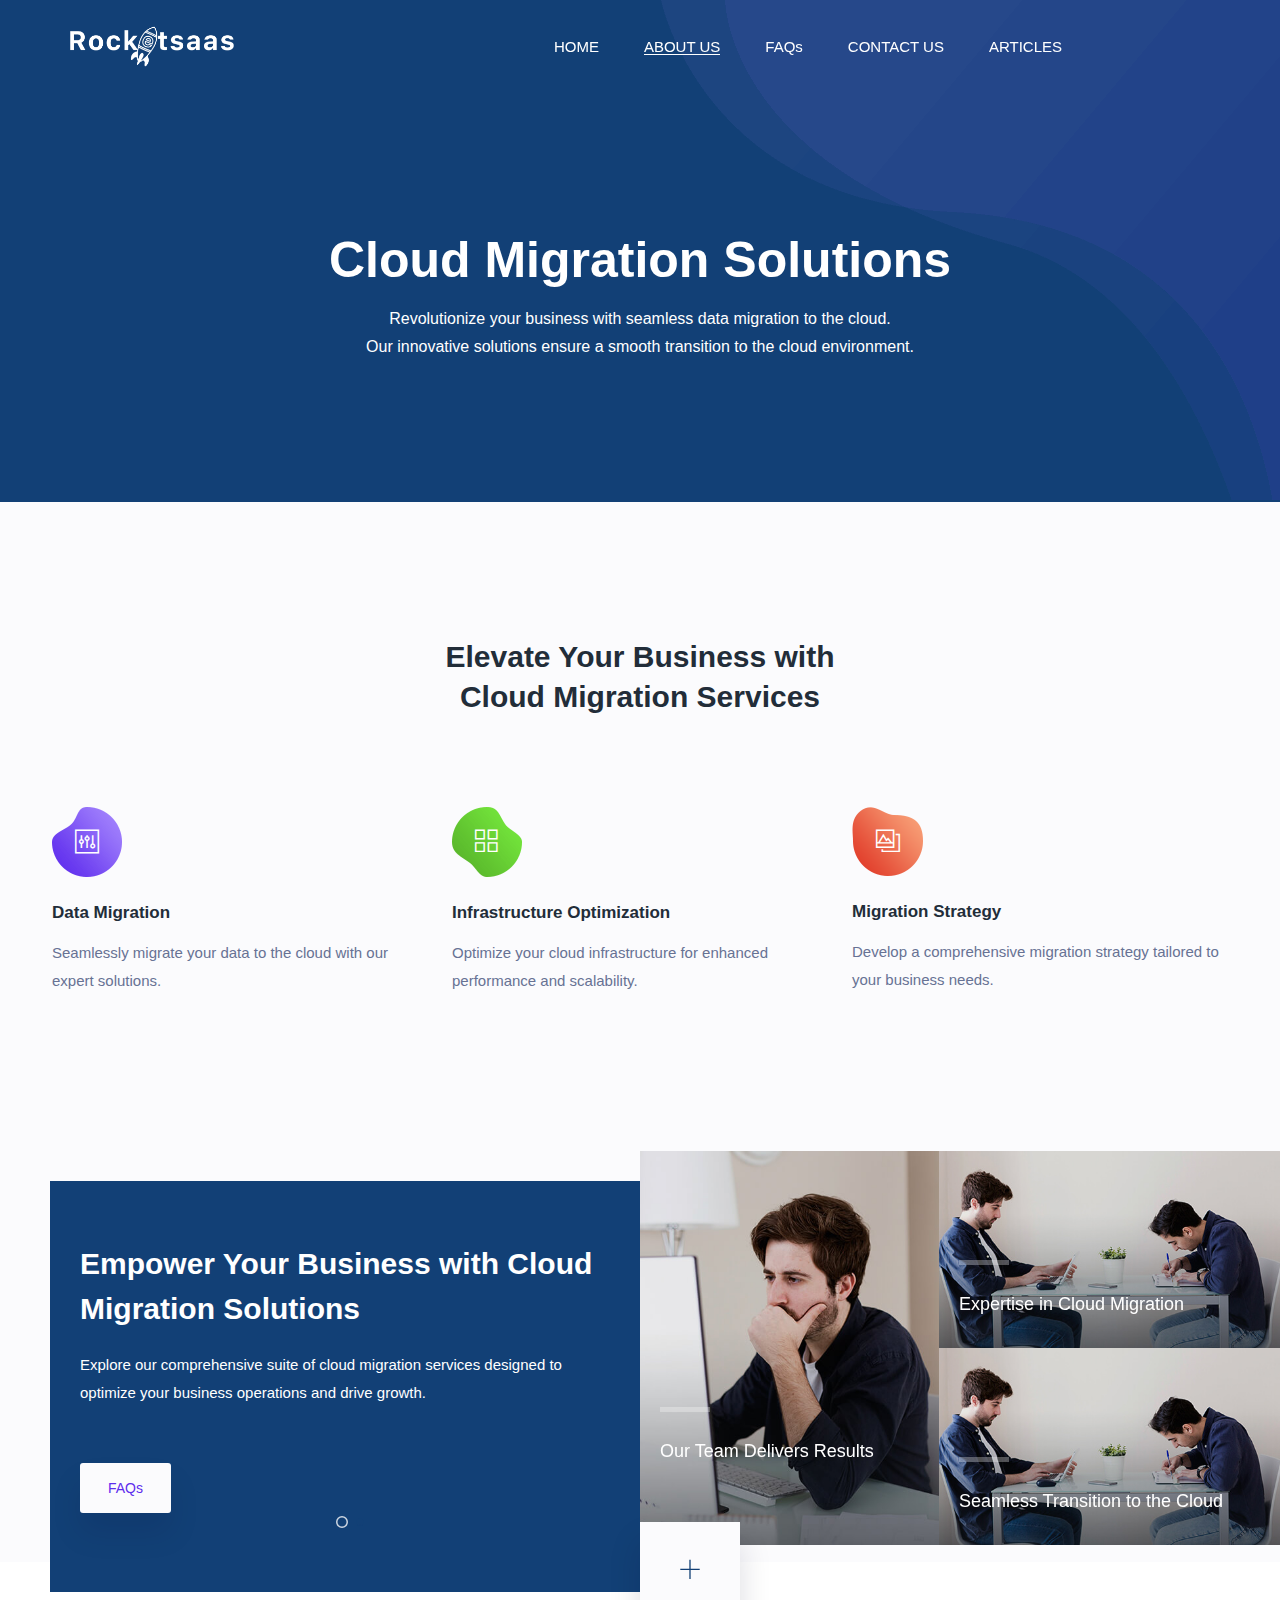
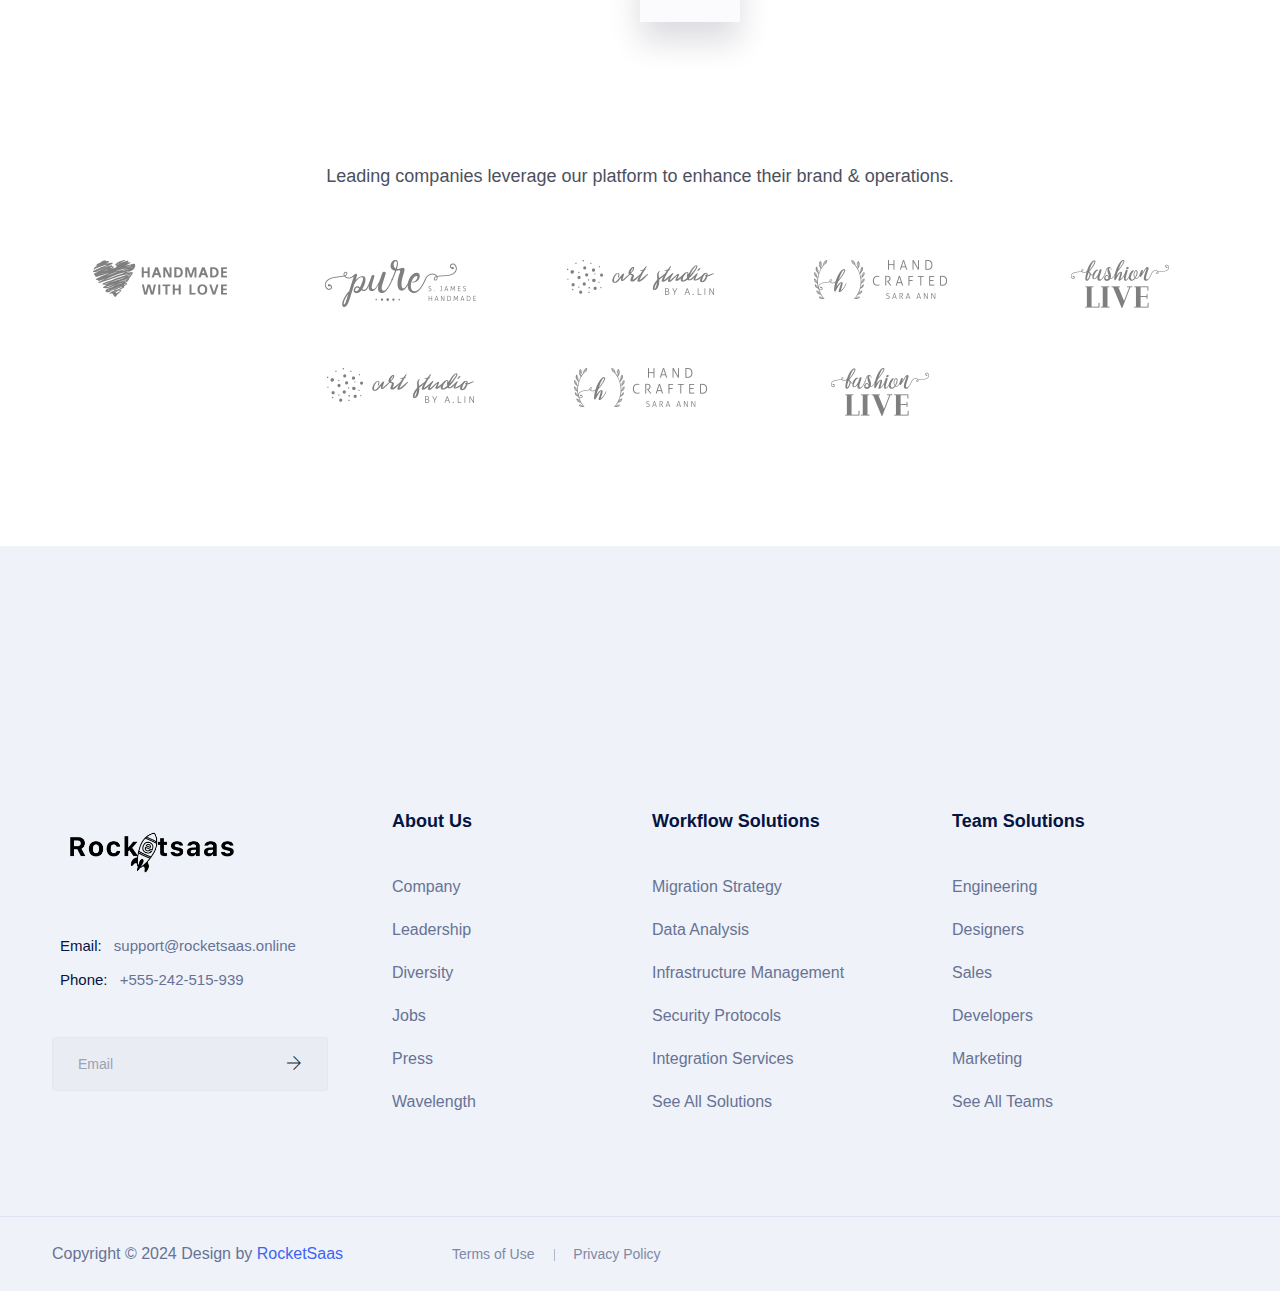
<file: about.html>
<!DOCTYPE html>
<html lang="en">
  <head>
    <!-- Required meta tags -->
    <meta charset="utf-8" />
    <meta
      name="viewport"
      content="width=device-width, initial-scale=1, shrink-to-fit=no"
    />
    <link rel="shortcut icon" href="asset/favicon.png" type="image/x-icon" />
    <title>Rocketsaas || Cloud Migration</title>
    <!-- Bootstrap CSS -->
    <link rel="stylesheet" href="css/bootstrap.min.css" />
    <link
      rel="stylesheet"
      href="vendors/bootstrap-selector/css/bootstrap-select.min.css"
    />
    <!--icon font css-->
    <link rel="stylesheet" href="vendors/themify-icon/themify-icons.css" />
    <link rel="stylesheet" href="vendors/elagent/style.css" />
    <link rel="stylesheet" href="vendors/flaticon/flaticon.css" />
    <link rel="stylesheet" href="vendors/animation/animate.css" />
    <link
      rel="stylesheet"
      href="vendors/owl-carousel/assets/owl.carousel.min.css"
    />
    <link rel="stylesheet" href="vendors/magnify-pop/magnific-popup.css" />
    <link rel="stylesheet" href="vendors/nice-select/nice-select.css" />
    <link
      rel="stylesheet"
      href="vendors/scroll/jquery.mCustomScrollbar.min.css"
    />
    <link rel="stylesheet" href="css/style.css" />
    <link rel="stylesheet" href="css/responsive.css" />
  </head>

  <body>
    <div id="preloader">
      <div id="ctn-preloader" class="ctn-preloader">
        <div class="animation-preloader">
          <div class="spinner"></div>
          <div class="txt-loading">
            <span data-text-preloader="R" class="letters-loading"> R </span>
            <span data-text-preloader="O" class="letters-loading"> O </span>
            <span data-text-preloader="C" class="letters-loading"> C </span>
            <span data-text-preloader="K" class="letters-loading"> K </span>
            <span data-text-preloader="E" class="letters-loading"> E </span>
            <span data-text-preloader="T" class="letters-loading"> T </span>
            <span data-text-preloader="S" class="letters-loading"> S</span>
            <span data-text-preloader="A" class="letters-loading"> A</span>
            <span data-text-preloader="A" class="letters-loading"> A </span>
            <span data-text-preloader="S" class="letters-loading"> S</span>
          </div>
          <p class="text-center">Loading</p>
        </div>
        <div class="loader">
          <div class="row">
            <div class="col-3 loader-section section-left">
              <div class="bg"></div>
            </div>
            <div class="col-3 loader-section section-left">
              <div class="bg"></div>
            </div>
            <div class="col-3 loader-section section-right">
              <div class="bg"></div>
            </div>
            <div class="col-3 loader-section section-right">
              <div class="bg"></div>
            </div>
          </div>
        </div>
      </div>
    </div>
    <div class="body_wrapper">
      <header class="header_area">
        <nav class="navbar navbar-expand-lg menu_one menu_five">
          <div class="container">
            <a class="navbar-brand sticky_logo" href="#">
              <img src="asset/logoW.png" alt="logo" width="200px" />
              <img src="asset/logoB.png" alt="logo" width="200px" />
            </a>
            <button
              class="navbar-toggler collapsed"
              type="button"
              data-bs-toggle="collapse"
              data-bs-target="#navbarSupportedContent"
              aria-controls="navbarSupportedContent"
              aria-expanded="false"
              aria-label="Toggle navigation"
            >
              <span class="menu_toggle">
                <span class="hamburger">
                  <span></span>
                  <span></span>
                  <span></span>
                </span>
                <span class="hamburger-cross">
                  <span></span>
                  <span></span>
                </span>
              </span>
            </button>

            <div class="collapse navbar-collapse" id="navbarSupportedContent">
              <ul class="navbar-nav menu w_menu pl_120 me-auto ms-auto">
                <li class="nav-item">
                  <a class="nav-link" href="index.html"> HOME </a>
                </li>
                <li class="nav-item active">
                  <a title="about" class="nav-link" href="about.html"
                    >ABOUT US</a
                  >
                </li>
                <li class="nav-item">
                  <a class="nav-link" href="faq.html"> FAQs </a>
                </li>
                <li class="nav-item">
                  <a class="nav-link" href="contact.html"> CONTACT US </a>
                </li>
                <li class="nav-item">
                  <a class="nav-link" href="blog.html"> ARTICLES </a>
                </li>
              </ul>
            </div>
          </div>
        </nav>
      </header>
      <!-- breadcrumbs begin -->
      <section class="breadcrumb_area">
        <img
          class="breadcrumb_shap"
          src="img/breadcrumb/banner_bg.png"
          alt="img"
        />
        <div class="container">
          <div class="breadcrumb_content text-center">
            <h1 class="f_p f_700 f_size_50 w_color l_height50 mb_20">
              Cloud Migration Solutions
            </h1>
            <p class="f_400 w_color f_size_16 l_height26">
              Revolutionize your business with seamless data migration to the
              cloud.<br />
              Our innovative solutions ensure a smooth transition to the cloud
              environment.
            </p>
          </div>
        </div>
      </section>

      <!-- breadcrumbs ends -->
      <!-- agency service begins -->
      <section class="agency_service_area bg_color">
        <div class="container">
          <h2 class="f_size_30 f_600 t_color3 l_height40 text-center mb_90">
            Elevate Your Business with<br />
            Cloud Migration Services
          </h2>
          <div class="row mb_30">
            <div class="col-lg-4 col-sm-6">
              <div class="p_service_item agency_service_item pr_70">
                <div class="icon">
                  <img src="img/home4/icon_shape1.png" alt="" />
                  <i class="ti-panel"></i>
                </div>
                <h5 class="f_600 f_p t_color3">Data Migration</h5>
                <p>
                  Seamlessly migrate your data to the cloud with our expert
                  solutions.
                </p>
              </div>
            </div>
            <div class="col-lg-4 col-sm-6">
              <div class="p_service_item agency_service_item pl_20 pr_70">
                <div class="icon">
                  <img src="img/home4/icon_shape2.png" alt="" />
                  <i class="ti-layout-grid2"></i>
                </div>
                <h5 class="f_600 f_p t_color3">Infrastructure Optimization</h5>
                <p>
                  Optimize your cloud infrastructure for enhanced performance
                  and scalability.
                </p>
              </div>
            </div>
            <div class="col-lg-4 col-sm-6">
              <div class="p_service_item agency_service_item pl_20 pr_70">
                <div class="icon">
                  <img src="img/home4/icon_shape3.png" alt="" />
                  <i class="ti-gallery"></i>
                </div>
                <h5 class="f_600 f_p t_color3">Migration Strategy</h5>
                <p>
                  Develop a comprehensive migration strategy tailored to your
                  business needs.
                </p>
              </div>
            </div>
          </div>
        </div>
      </section>

      <!-- agency service ends -->
      <!-- agency about begins -->
      <section class="agency_about_area d-flex bg_color">
        <div class="col-lg-6 about_content_left">
          <div class="about_content mb_30">
            <h2 class="f_size_30 f_700 l_height45 mb_20">
              Empower Your Business with Cloud Migration Solutions
            </h2>
            <p class="f_size_15 f_400">
              Explore our comprehensive suite of cloud migration services
              designed to optimize your business operations and drive growth.
            </p>
            <a href="faq.html" class="about_btn btn_hover mt_40"> FAQs</a>
          </div>
        </div>
        <div class="col-lg-6 about_img">
          <a href="#" class="pluse_icon"><i class="ti-plus"></i></a>
          <div class="about_img_slider owl-carousel">
            <div class="item">
              <div class="about_item w45">
                <img src="img/home4/team1.jpg" alt="" />
                <div class="about_text">
                  <span class="br"></span>
                  <h5 class="f_size_18 l_height28 mb-0">
                    Our Team Delivers Results
                  </h5>
                </div>
              </div>
              <div class="about_item w55">
                <img src="img/home4/team2.jpg" alt="" />
                <div class="about_text text_two">
                  <span class="br"></span>
                  <h5 class="f_size_18 l_height28 mb-0">
                    Expertise in Cloud Migration
                  </h5>
                </div>
              </div>
              <div class="about_item w55">
                <img src="img/home4/team2.jpg" alt="" />
                <div class="about_text text_two">
                  <span class="br"></span>
                  <h5 class="f_size_18 l_height28 mb-0">
                    Seamless Transition to the Cloud
                  </h5>
                </div>
              </div>
            </div>
            <div class="item">
              <div class="about_item w45">
                <img src="img/home4/team1.jpg" alt="" />
                <div class="about_text">
                  <span class="br"></span>
                  <h5 class="f_size_18 l_height28 mb-0">
                    Our Team Delivers Results
                  </h5>
                </div>
              </div>
              <div class="about_item w55">
                <img src="img/home4/team2.jpg" alt="" />
                <div class="about_text text_two">
                  <span class="br"></span>
                  <h5 class="f_size_18 l_height28 mb-0">
                    Expertise in Cloud Migration
                  </h5>
                </div>
              </div>
              <div class="about_item w55">
                <img src="img/home4/team2.jpg" alt="" />
                <div class="about_text text_two">
                  <span class="br"></span>
                  <h5 class="f_size_18 l_height28 mb-0">
                    Seamless Transition to the Cloud
                  </h5>
                </div>
              </div>
            </div>
          </div>
        </div>
      </section>

      <!-- agency about ends -->
      <!-- partner begins -->
      <section class="partner_logo_area_five">
        <div class="container">
          <h4 class="f_size_18 f_400 f_p text-center l_height28 mb_70">
            Leading companies leverage our platform to enhance their brand &
            operations.
          </h4>
          <div class="row partner_info">
            <div class="logo_item">
              <a href="#"><img src="img/home3/logo_01.png" alt="" /></a>
            </div>
            <div class="logo_item">
              <a href="#"><img src="img/home3/logo_02.png" alt="" /></a>
            </div>
            <div class="logo_item">
              <a href="#"><img src="img/home3/logo_03.png" alt="" /></a>
            </div>
            <div class="logo_item">
              <a href="#"><img src="img/home3/logo_04.png" alt="" /></a>
            </div>
            <div class="logo_item">
              <a href="#"><img src="img/home3/logo_05.png" alt="" /></a>
            </div>
            <div class="logo_item">
              <a href="#"><img src="img/home3/logo_03.png" alt="" /></a>
            </div>
            <div class="logo_item">
              <a href="#"><img src="img/home3/logo_04.png" alt="" /></a>
            </div>
            <div class="logo_item">
              <a href="#"><img src="img/home3/logo_05.png" alt="" /></a>
            </div>
          </div>
        </div>
      </section>

      <!-- partners ends -->
      <!-- footer begins -->
      <footer class="footer_area footer_area_five pt_150 f_bg">
        <div class="footer_top">
          <div class="container">
            <div class="row">
              <div class="col-lg-3 col-md-6">
                <div class="f_widget company_widget">
                  <a href="index.html" class="f-logo">
                    <img src="asset/logoB.png" alt="logo" width="200px" />
                  </a>
                  <div class="widget-wrap">
                    <p class="f_400 f_p f_size_15 mb-0 l_height34">
                      <span>Email:</span>
                      <a href="mailto:support@rocketsaas.online" class="f_400"
                        >support@rocketsaas.online</a
                      >
                    </p>
                    <p class="f_400 f_p f_size_15 mb-0 l_height34">
                      <span>Phone:</span>
                      <a href="tel:+555-242-515-939" class="f_400"
                        >+555-242-515-939</a
                      >
                    </p>
                  </div>
                  <form
                    action="#"
                    class="f_subscribe mailchimp_two"
                    method="post"
                  >
                    <input
                      type="text"
                      name="EMAIL"
                      class="form-control memail"
                      placeholder="Email"
                    />
                    <button class="btn btn-submit" type="submit">
                      <i class="ti-arrow-right"></i>
                    </button>
                    <p class="mchimp-errmessage" style="display: none"></p>
                    <p class="mchimp-sucmessage" style="display: none"></p>
                  </form>
                </div>
              </div>
              <div class="col-lg-3 col-md-6">
                <div class="f_widget about-widget pl_40">
                  <h3 class="f-title f_600 t_color f_size_18 mb_40">
                    About Us
                  </h3>
                  <ul class="list-unstyled f_list">
                    <li><a href="about.html">Company</a></li>
                    <li><a href="#">Leadership</a></li>
                    <li><a href="#">Diversity</a></li>
                    <li><a href="#">Jobs</a></li>
                    <li><a href="#">Press</a></li>
                    <li><a href="#">Wavelength</a></li>
                  </ul>
                </div>
              </div>
              <div class="col-lg-3 col-md-6">
                <div class="f_widget about-widget">
                  <h3 class="f-title f_600 t_color f_size_18 mb_40">
                    Workflow Solutions
                  </h3>
                  <ul class="list-unstyled f_list">
                    <li><a href="#">Migration Strategy</a></li>
                    <li><a href="#">Data Analysis</a></li>
                    <li><a href="#">Infrastructure Management</a></li>
                    <li><a href="#">Security Protocols</a></li>
                    <li><a href="#">Integration Services</a></li>
                    <li><a href="#">See All Solutions</a></li>
                  </ul>
                </div>
              </div>
              <div class="col-lg-3 col-md-6">
                <div class="f_widget about-widget">
                  <h3 class="f-title f_600 t_color f_size_18 mb_40">
                    Team Solutions
                  </h3>
                  <ul class="list-unstyled f_list">
                    <li><a href="#">Engineering</a></li>
                    <li><a href="#">Designers</a></li>
                    <li><a href="#">Sales</a></li>
                    <li><a href="#">Developers</a></li>
                    <li><a href="#">Marketing</a></li>
                    <li><a href="#">See All Teams</a></li>
                  </ul>
                </div>
              </div>
            </div>
          </div>
        </div>
        <div class="footer_bottom">
          <div class="container">
            <div class="row">
              <div class="col-lg-4 col-md-5 col-sm-6">
                <p class="mb-0 f_400">
                  Copyright © 2024 Design by <a href="#">RocketSaas</a>
                </p>
              </div>
              <div class="col-lg-4 col-md-4 col-sm-12">
                <ul class="list-unstyled f_menu text-right">
                  <li><a href="#">Terms of Use</a></li>
                  <li><a href="#">Privacy Policy</a></li>
                </ul>
              </div>
            </div>
          </div>
        </div>
      </footer>
      <!-- footer ends -->
    </div>
    <!-- Optional JavaScript -->
    <!-- jQuery first, then Popper.js, then Bootstrap JS -->
    <script src="js/jquery-3.6.0.min.js"></script>
    <script src="js/popper.min.js"></script>
    <script src="js/bootstrap.min.js"></script>
    <script src="vendors/wow/wow.min.js"></script>
    <script src="vendors/sckroller/jquery.parallax-scroll.js"></script>
    <script src="vendors/owl-carousel/owl.carousel.min.js"></script>
    <script src="vendors/imagesloaded/imagesloaded.pkgd.min.js"></script>
    <script src="vendors/isotope/isotope-min.js"></script>
    <script src="vendors/magnify-pop/jquery.magnific-popup.min.js"></script>
    <script src="vendors/scroll/jquery.mCustomScrollbar.concat.min.js"></script>
    <script src="js/plugins.js"></script>
    <script src="vendors/slick/slick.js"></script>
    <script src="js/main.js"></script>
  </body>

  <!-- Mirrored from html.droitlab.com/saasland/about.html by HTTrack Website Copier/3.x [XR&CO'2014], Wed, 13 Mar 2024 10:14:50 GMT -->
</html>
</file>
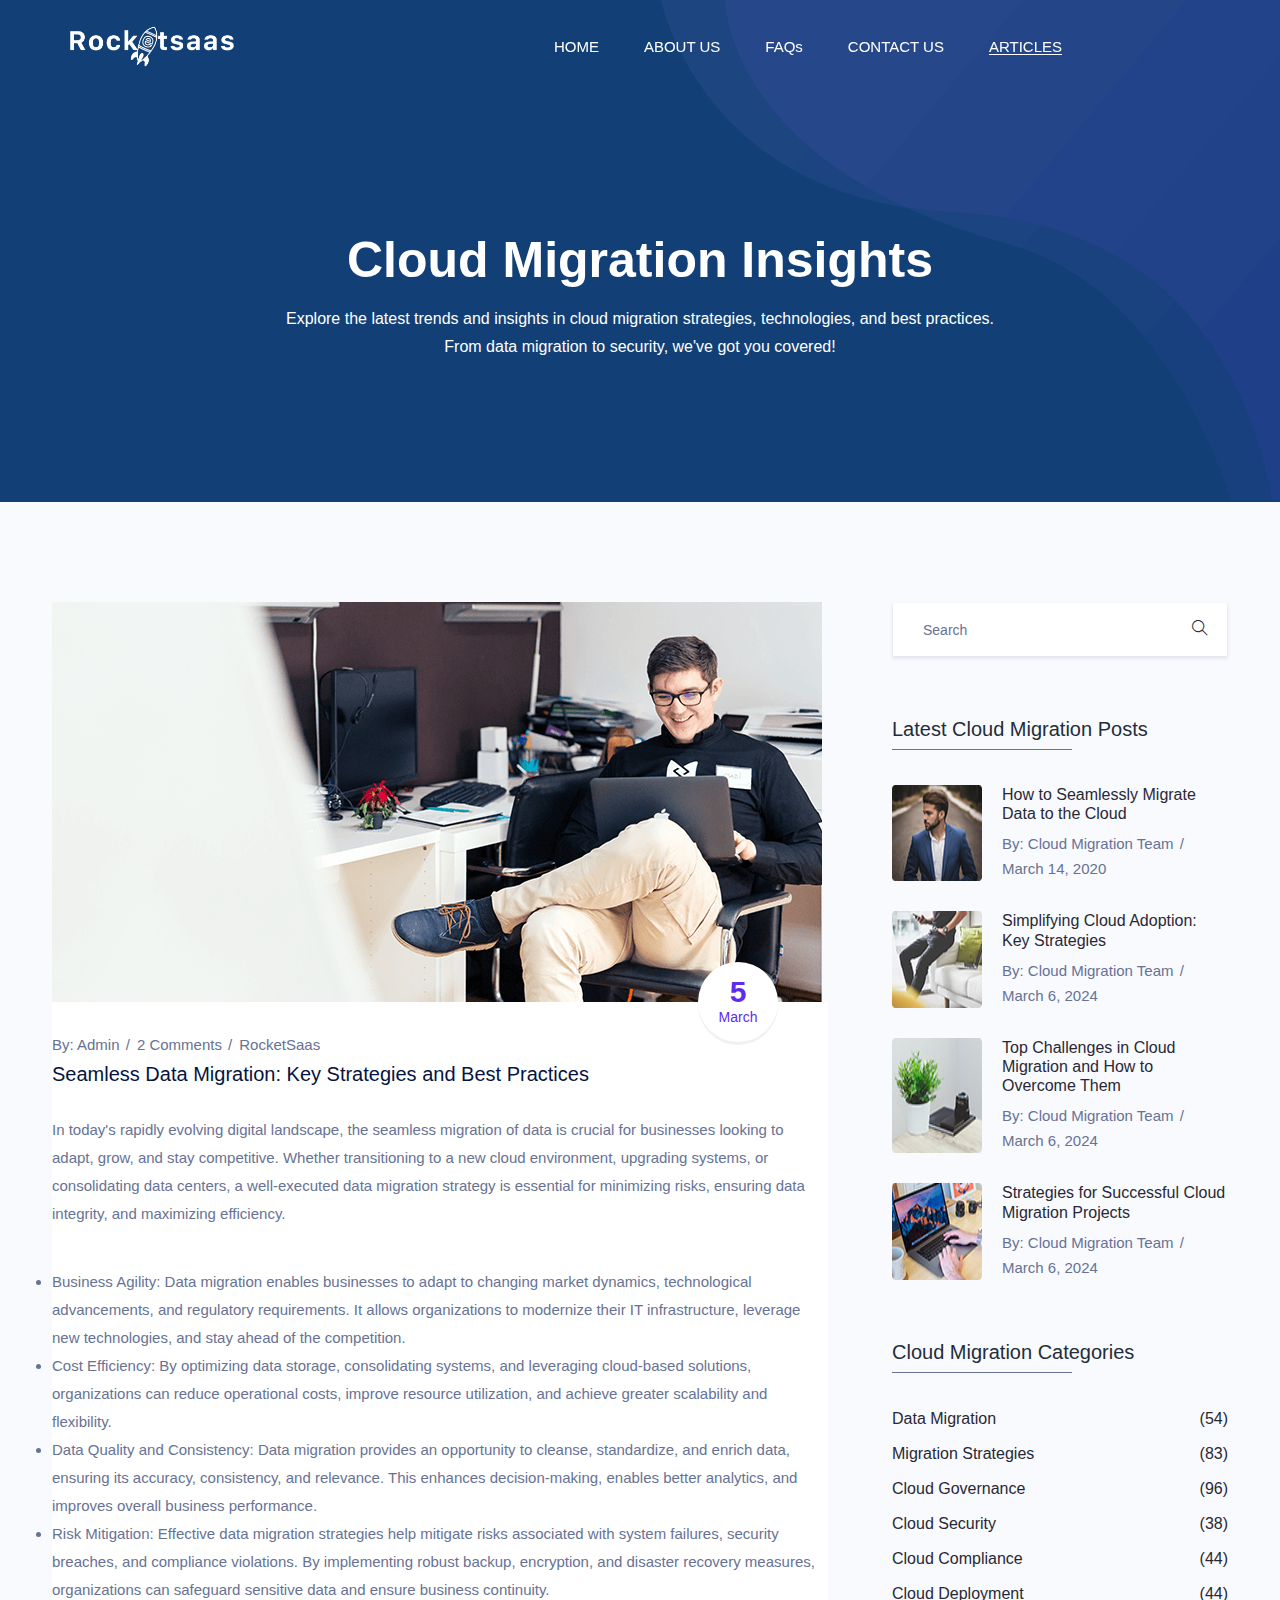
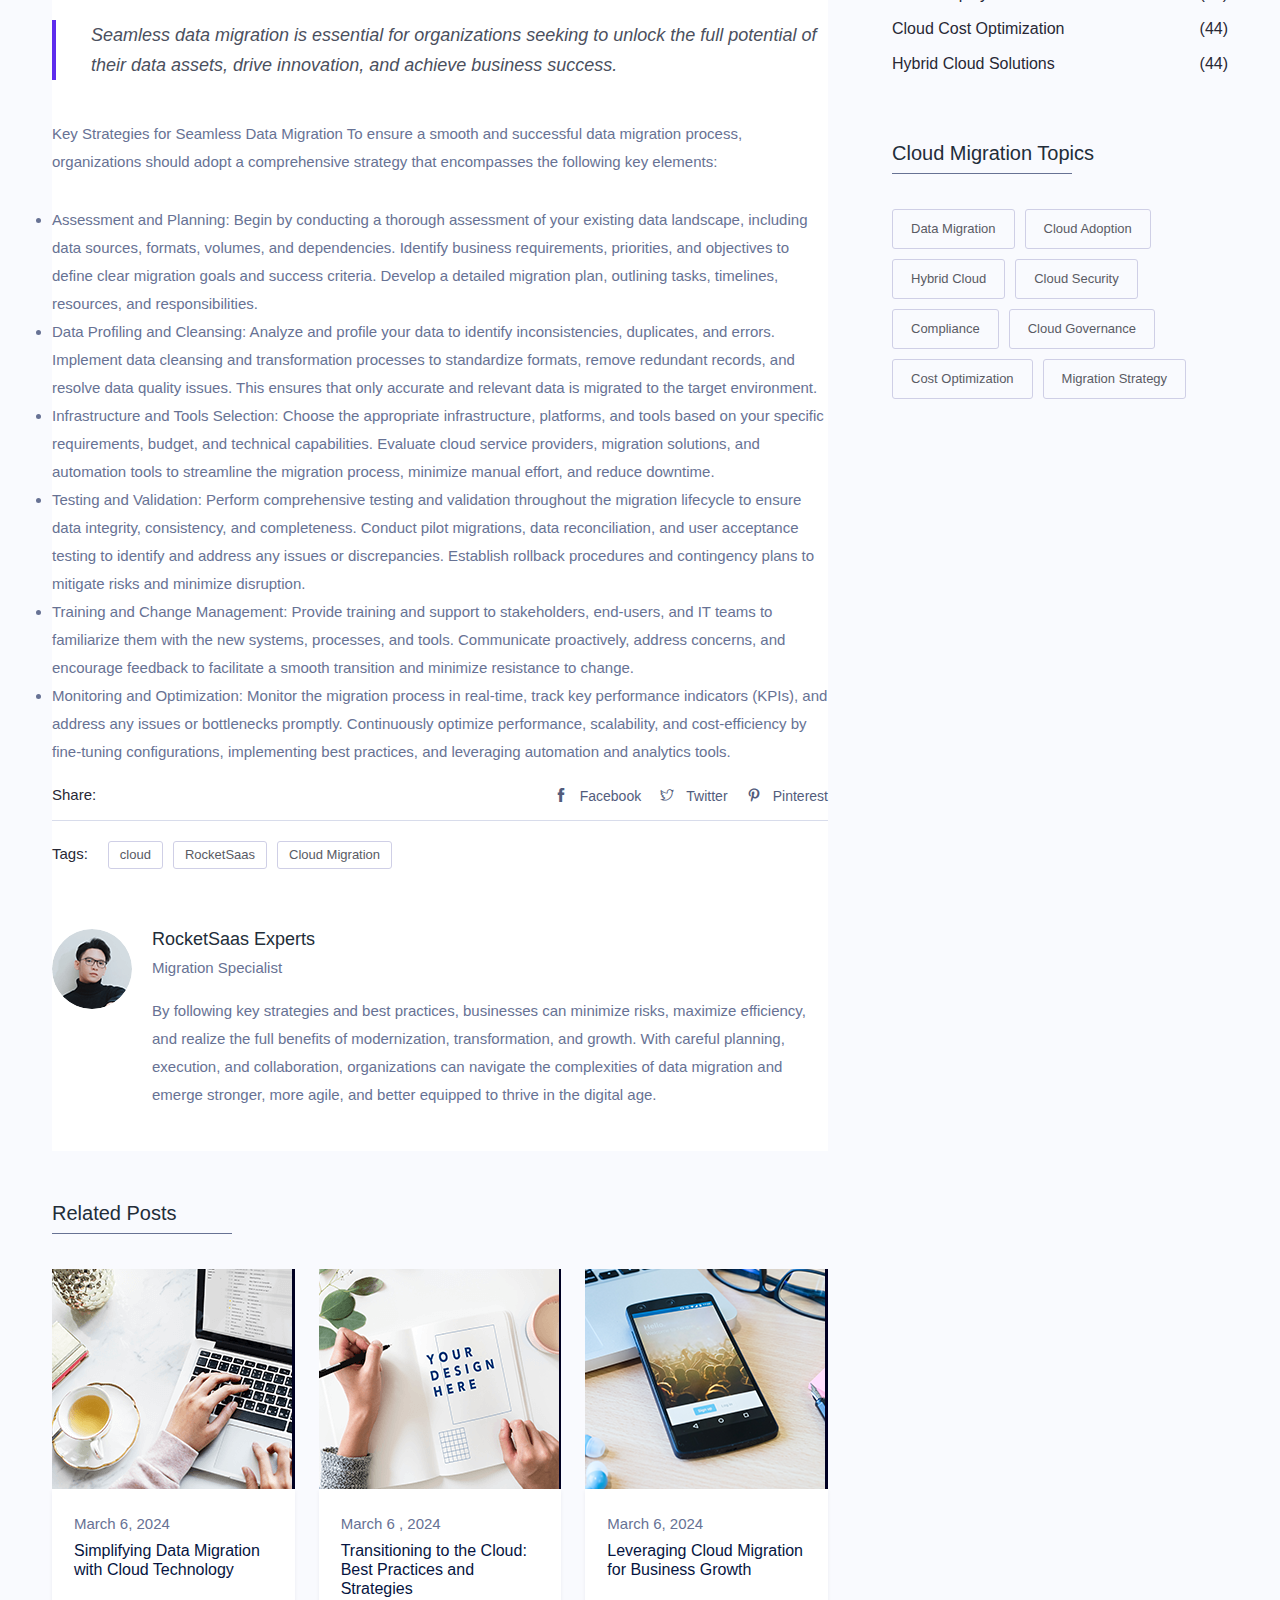
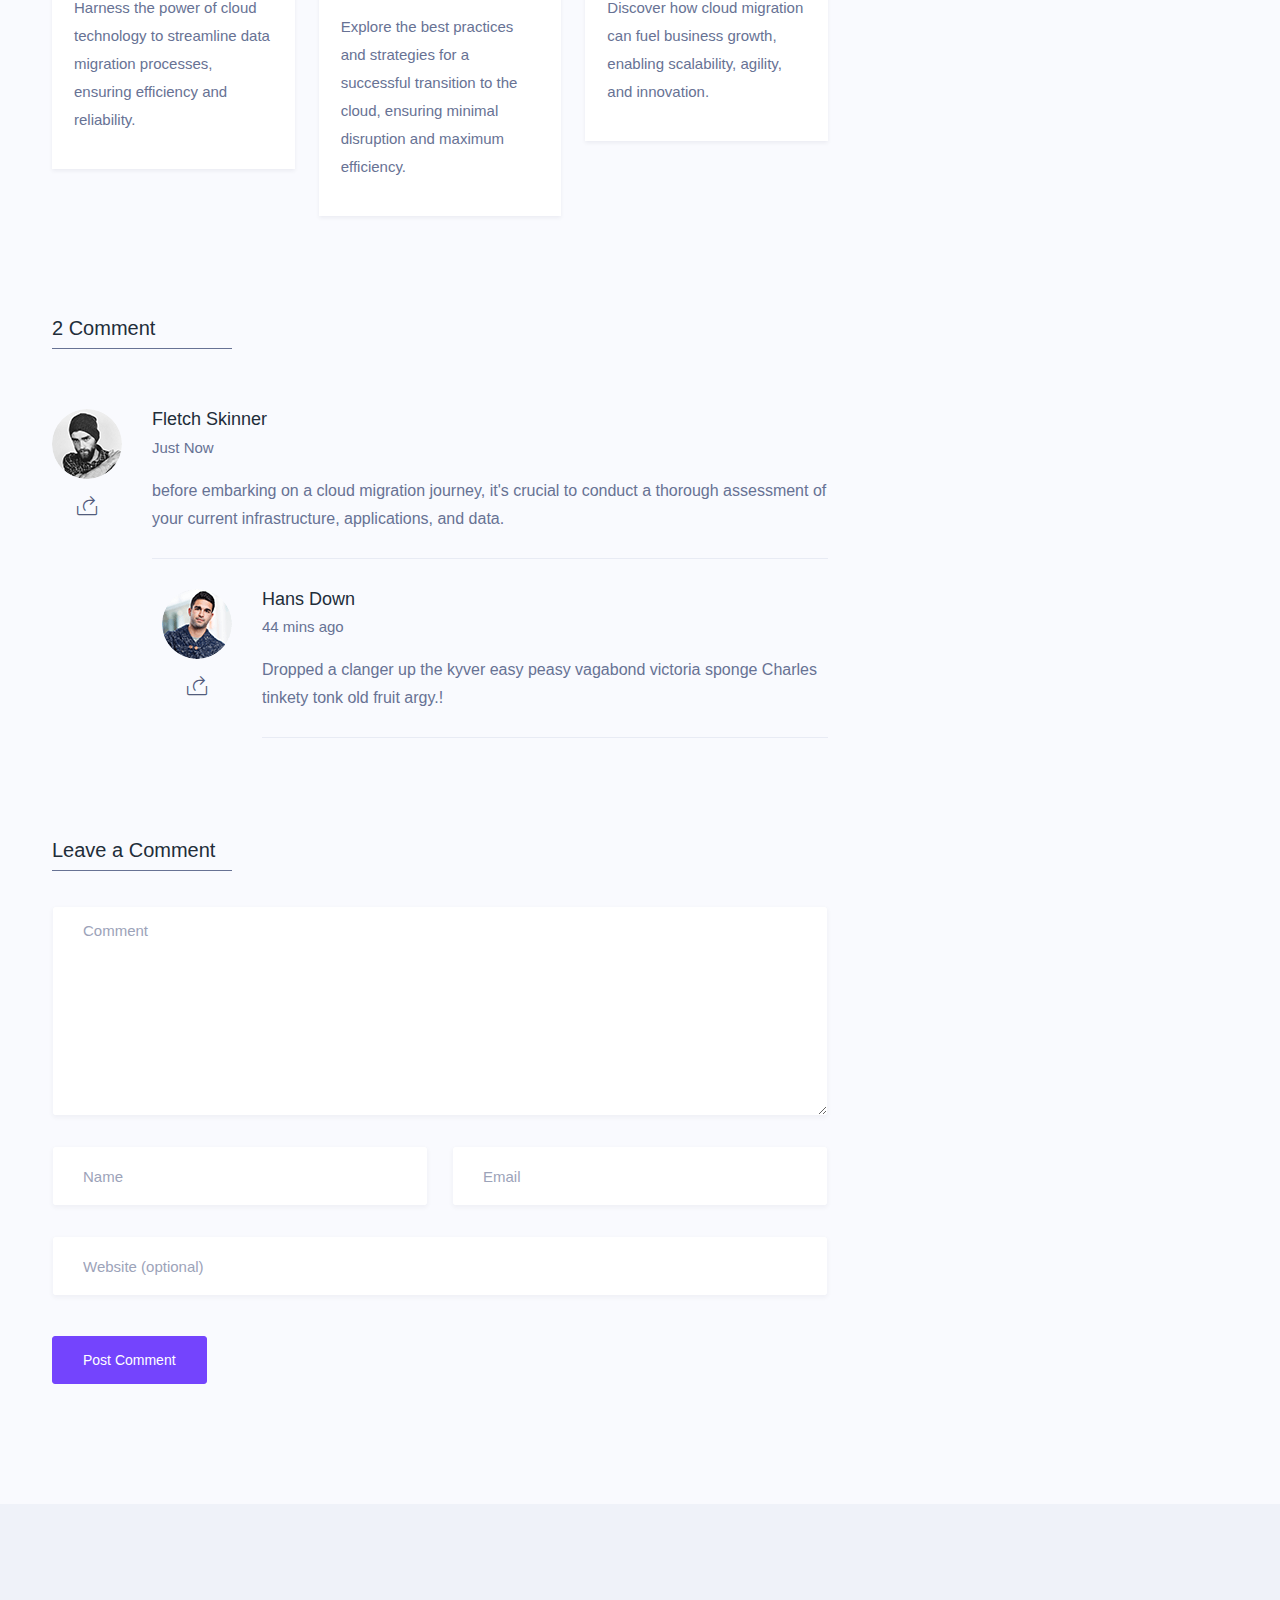
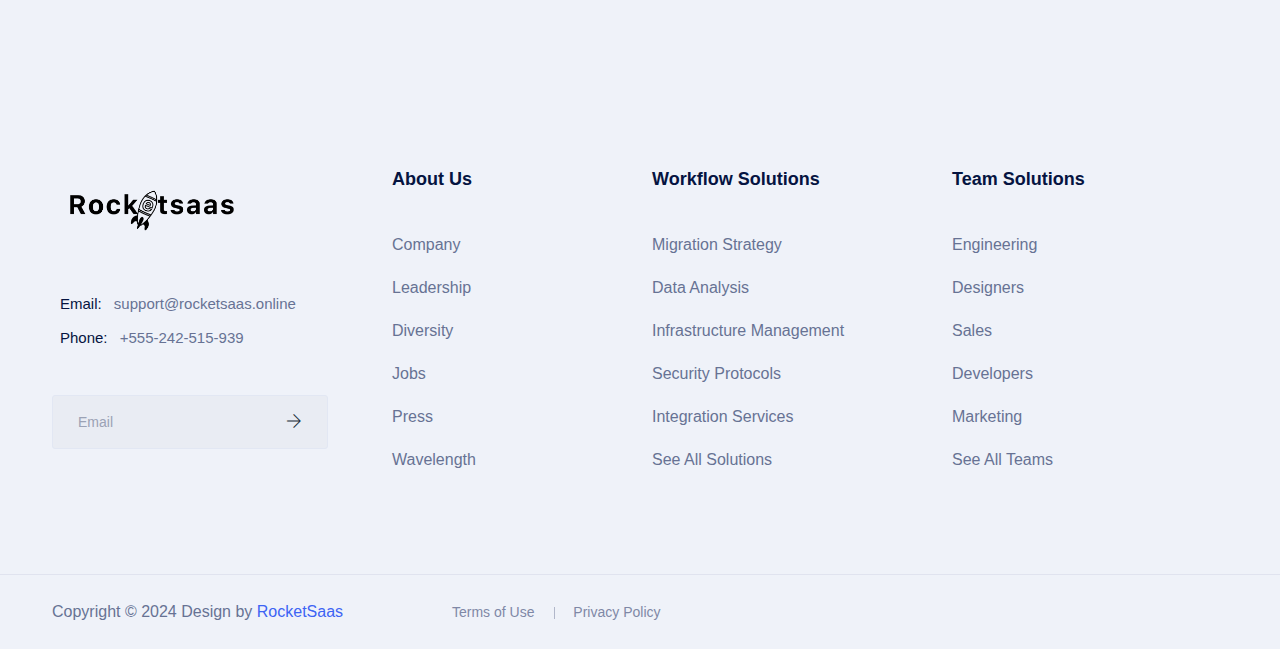
<file: blog-details-2.html>
<!DOCTYPE html>
<html lang="en">
  <head>
    <!-- Required meta tags -->
    <meta charset="utf-8" />
    <meta
      name="viewport"
      content="width=device-width, initial-scale=1, shrink-to-fit=no"
    />
    <link rel="shortcut icon" href="asset/favicon.png" type="image/x-icon" />
    <title>Rocketsaas || Cloud Migration</title>
    <!-- Bootstrap CSS -->
    <link rel="stylesheet" href="css/bootstrap.min.css" />
    <link
      rel="stylesheet"
      href="vendors/bootstrap-selector/css/bootstrap-select.min.css"
    />
    <!--icon font css-->
    <link rel="stylesheet" href="vendors/themify-icon/themify-icons.css" />
    <link rel="stylesheet" href="vendors/elagent/style.css" />
    <link rel="stylesheet" href="vendors/flaticon/flaticon.css" />
    <link rel="stylesheet" href="vendors/animation/animate.css" />
    <link
      rel="stylesheet"
      href="vendors/owl-carousel/assets/owl.carousel.min.css"
    />
    <link rel="stylesheet" href="vendors/magnify-pop/magnific-popup.css" />
    <link rel="stylesheet" href="vendors/nice-select/nice-select.css" />
    <link
      rel="stylesheet"
      href="vendors/scroll/jquery.mCustomScrollbar.min.css"
    />
    <link rel="stylesheet" href="css/style.css" />
    <link rel="stylesheet" href="css/responsive.css" />
  </head>

  <body>
    <div id="preloader">
      <div id="ctn-preloader" class="ctn-preloader">
        <div class="animation-preloader">
          <div class="spinner"></div>
          <div class="txt-loading">
            <span data-text-preloader="R" class="letters-loading"> R </span>
            <span data-text-preloader="O" class="letters-loading"> O </span>
            <span data-text-preloader="C" class="letters-loading"> C </span>
            <span data-text-preloader="K" class="letters-loading"> K </span>
            <span data-text-preloader="E" class="letters-loading"> E </span>
            <span data-text-preloader="T" class="letters-loading"> T </span>
            <span data-text-preloader="S" class="letters-loading"> S</span>
            <span data-text-preloader="A" class="letters-loading"> A</span>
            <span data-text-preloader="A" class="letters-loading"> A </span>
            <span data-text-preloader="S" class="letters-loading"> S</span>
          </div>
          <p class="text-center">Loading</p>
        </div>
        <div class="loader">
          <div class="row">
            <div class="col-3 loader-section section-left">
              <div class="bg"></div>
            </div>
            <div class="col-3 loader-section section-left">
              <div class="bg"></div>
            </div>
            <div class="col-3 loader-section section-right">
              <div class="bg"></div>
            </div>
            <div class="col-3 loader-section section-right">
              <div class="bg"></div>
            </div>
          </div>
        </div>
      </div>
    </div>
    <div class="body_wrapper">
      <header class="header_area">
        <nav class="navbar navbar-expand-lg menu_one menu_five">
          <div class="container">
            <a class="navbar-brand sticky_logo" href="#">
              <img src="asset/logoW.png" alt="logo" width="200px" />
              <img src="asset/logoB.png" alt="logo" width="200px" />
            </a>
            <button
              class="navbar-toggler collapsed"
              type="button"
              data-bs-toggle="collapse"
              data-bs-target="#navbarSupportedContent"
              aria-controls="navbarSupportedContent"
              aria-expanded="false"
              aria-label="Toggle navigation"
            >
              <span class="menu_toggle">
                <span class="hamburger">
                  <span></span>
                  <span></span>
                  <span></span>
                </span>
                <span class="hamburger-cross">
                  <span></span>
                  <span></span>
                </span>
              </span>
            </button>

            <div class="collapse navbar-collapse" id="navbarSupportedContent">
              <ul class="navbar-nav menu w_menu pl_120 me-auto ms-auto">
                <li class="nav-item">
                  <a class="nav-link" href="index.html"> HOME </a>
                </li>
                <li class="nav-item">
                  <a title="about" class="nav-link" href="about.html"
                    >ABOUT US</a
                  >
                </li>
                <li class="nav-item">
                  <a class="nav-link" href="faq.html"> FAQs </a>
                </li>
                <li class="nav-item">
                  <a class="nav-link" href="contact.html"> CONTACT US </a>
                </li>
                <li class="nav-item active">
                  <a class="nav-link" href="blog.html"> ARTICLES </a>
                </li>
              </ul>
            </div>
          </div>
        </nav>
      </header>

      <section class="breadcrumb_area">
        <img
          class="breadcrumb_shap"
          src="img/breadcrumb/banner_bg.png"
          alt=""
        />
        <div class="container">
          <div class="breadcrumb_content text-center">
            <h1 class="f_p f_700 f_size_50 w_color l_height50 mb_20">
              Cloud Migration Insights
            </h1>
            <p class="f_400 w_color f_size_16 l_height26">
              Explore the latest trends and insights in cloud migration
              strategies, technologies, and best practices.<br />
              From data migration to security, we've got you covered!
            </p>
          </div>
        </div>
      </section>

      <section class="blog_area sec_pad">
        <div class="container">
          <div class="row">
            <div class="col-lg-8 blog_sidebar_left">
              <div class="blog_single mb_50">
                <img
                  class="img-fluid"
                  src="img/blog-grid/blog_single.png"
                  alt=""
                />
                <div class="blog_content">
                  <div class="post_date">
                    <h2>5 <span>March</span></h2>
                  </div>
                  <div class="entry_post_info">
                    By: <a href="#">Admin</a>
                    <a href="#">2 Comments</a>
                    <a href="#">RocketSaas</a>
                  </div>
                  <a href="#">
                    <h5 class="f_p f_size_20 f_500 t_color mb-30">
                      Seamless Data Migration: Key Strategies and Best Practices
                    </h5>
                  </a>
                  <p class="f_400 mb-30">
                    In today's rapidly evolving digital landscape, the seamless
                    migration of data is crucial for businesses looking to
                    adapt, grow, and stay competitive. Whether transitioning to
                    a new cloud environment, upgrading systems, or consolidating
                    data centers, a well-executed data migration strategy is
                    essential for minimizing risks, ensuring data integrity, and
                    maximizing efficiency.
                  </p>
                  <p class="f_400 mb_40">
                    <li>
                      Business Agility: Data migration enables businesses to
                      adapt to changing market dynamics, technological
                      advancements, and regulatory requirements. It allows
                      organizations to modernize their IT infrastructure,
                      leverage new technologies, and stay ahead of the
                      competition.
                    </li>
                    <li>
                      Cost Efficiency: By optimizing data storage, consolidating
                      systems, and leveraging cloud-based solutions,
                      organizations can reduce operational costs, improve
                      resource utilization, and achieve greater scalability and
                      flexibility.
                    </li>
                    <li>
                      Data Quality and Consistency: Data migration provides an
                      opportunity to cleanse, standardize, and enrich data,
                      ensuring its accuracy, consistency, and relevance. This
                      enhances decision-making, enables better analytics, and
                      improves overall business performance.
                    </li>
                    <li>
                      Risk Mitigation: Effective data migration strategies help
                      mitigate risks associated with system failures, security
                      breaches, and compliance violations. By implementing
                      robust backup, encryption, and disaster recovery measures,
                      organizations can safeguard sensitive data and ensure
                      business continuity.
                    </li>
                  </p>
                  <blockquote class="blockquote mb_40">
                    <h6 class="mb-0 f_size_18 l_height30 f_p f_400">
                      Seamless data migration is essential for organizations
                      seeking to unlock the full potential of their data assets,
                      drive innovation, and achieve business success.
                    </h6>
                  </blockquote>
                  <p class="f_400 mb-30">
                    Key Strategies for Seamless Data Migration To ensure a
                    smooth and successful data migration process, organizations
                    should adopt a comprehensive strategy that encompasses the
                    following key elements:

                    <li>
                      Assessment and Planning: Begin by conducting a thorough
                      assessment of your existing data landscape, including data
                      sources, formats, volumes, and dependencies. Identify
                      business requirements, priorities, and objectives to
                      define clear migration goals and success criteria. Develop
                      a detailed migration plan, outlining tasks, timelines,
                      resources, and responsibilities.
                    </li>
                    <li>
                      Data Profiling and Cleansing: Analyze and profile your
                      data to identify inconsistencies, duplicates, and errors.
                      Implement data cleansing and transformation processes to
                      standardize formats, remove redundant records, and resolve
                      data quality issues. This ensures that only accurate and
                      relevant data is migrated to the target environment.
                    </li>
                    <li>
                      Infrastructure and Tools Selection: Choose the appropriate
                      infrastructure, platforms, and tools based on your
                      specific requirements, budget, and technical capabilities.
                      Evaluate cloud service providers, migration solutions, and
                      automation tools to streamline the migration process,
                      minimize manual effort, and reduce downtime.
                    </li>
                    <li>
                      Testing and Validation: Perform comprehensive testing and
                      validation throughout the migration lifecycle to ensure
                      data integrity, consistency, and completeness. Conduct
                      pilot migrations, data reconciliation, and user acceptance
                      testing to identify and address any issues or
                      discrepancies. Establish rollback procedures and
                      contingency plans to mitigate risks and minimize
                      disruption.
                    </li>
                    <li>
                      Training and Change Management: Provide training and
                      support to stakeholders, end-users, and IT teams to
                      familiarize them with the new systems, processes, and
                      tools. Communicate proactively, address concerns, and
                      encourage feedback to facilitate a smooth transition and
                      minimize resistance to change.
                    </li>
                    <li>
                      Monitoring and Optimization: Monitor the migration process
                      in real-time, track key performance indicators (KPIs), and
                      address any issues or bottlenecks promptly. Continuously
                      optimize performance, scalability, and cost-efficiency by
                      fine-tuning configurations, implementing best practices,
                      and leveraging automation and analytics tools.
                    </li>
                  </p>

                  <div class="post_share">
                    <div class="post-nam">Share:</div>
                    <div class="flex">
                      <a href="#"><i class="ti-facebook"></i>Facebook</a>
                      <a href="#"><i class="ti-twitter"></i>Twitter</a>
                      <a href="#"><i class="ti-pinterest"></i>Pinterest</a>
                    </div>
                  </div>
                  <div class="post_tag d-flex">
                    <div class="post-nam">Tags:</div>
                    <a href="#">cloud</a>
                    <a href="#">RocketSaas</a>
                    <a href="#">Cloud Migration</a>
                  </div>
                  <div class="media post_author mt_60">
                    <img
                      class="rounded-circle"
                      src="img/blog-grid/author_img.png"
                      alt=""
                    />
                    <div class="media-body">
                      <h5 class="f_p t_color3 f_size_18 f_500">
                        RocketSaas Experts
                      </h5>
                      <h6 class="f_p f_size_15 f_400 mb_20">
                        Migration Specialist
                      </h6>
                      <p>
                        By following key strategies and best practices,
                        businesses can minimize risks, maximize efficiency, and
                        realize the full benefits of modernization,
                        transformation, and growth. With careful planning,
                        execution, and collaboration, organizations can navigate
                        the complexities of data migration and emerge stronger,
                        more agile, and better equipped to thrive in the digital
                        age.
                      </p>
                    </div>
                  </div>
                </div>
              </div>
              <div class="blog_post">
                <div class="widget_title">
                  <h3 class="f_p f_size_20 t_color3">Related Posts</h3>
                  <div class="border_bottom"></div>
                </div>
                <div class="row">
                  <div class="col-lg-4 col-sm-6">
                    <div class="blog_post_item">
                      <div class="blog_img">
                        <img src="img/blog-grid/post_img_1.png" alt="" />
                      </div>
                      <div class="blog_content">
                        <div class="entry_post_info">
                          <a href="#">March 6, 2024</a>
                        </div>
                        <a href="#">
                          <h5 class="f_p f_size_16 f_500 t_color">
                            Simplifying Data Migration with Cloud Technology
                          </h5>
                        </a>
                        <p class="f_400 mb-0">
                          Harness the power of cloud technology to streamline
                          data migration processes, ensuring efficiency and
                          reliability.
                        </p>
                      </div>
                    </div>
                  </div>
                  <div class="col-lg-4 col-sm-6">
                    <div class="blog_post_item">
                      <div class="blog_img">
                        <img src="img/blog-grid/post_img_2.png" alt="" />
                      </div>
                      <div class="blog_content">
                        <div class="entry_post_info">
                          <a href="#">March 6 , 2024</a>
                        </div>
                        <a href="#">
                          <h5 class="f_p f_size_16 f_500 t_color">
                            Transitioning to the Cloud: Best Practices and
                            Strategies
                          </h5>
                        </a>
                        <p class="f_400 mb-0">
                          Explore the best practices and strategies for a
                          successful transition to the cloud, ensuring minimal
                          disruption and maximum efficiency.
                        </p>
                      </div>
                    </div>
                  </div>
                  <div class="col-lg-4 col-sm-6">
                    <div class="blog_post_item">
                      <div class="blog_img">
                        <img src="img/blog-grid/post_img_3.png" alt="" />
                      </div>
                      <div class="blog_content">
                        <div class="entry_post_info">
                          <a href="#">March 6, 2024</a>
                        </div>
                        <a href="#">
                          <h5 class="f_p f_size_16 f_500 t_color">
                            Leveraging Cloud Migration for Business Growth
                          </h5>
                        </a>
                        <p class="f_400 mb-0">
                          Discover how cloud migration can fuel business growth,
                          enabling scalability, agility, and innovation.
                        </p>
                      </div>
                    </div>
                  </div>
                </div>
              </div>

              <div class="widget_title mt_100">
                <h3 class="f_p f_size_20 t_color3">2 Comment</h3>
                <div class="border_bottom"></div>
              </div>
              <ul class="comment-box list-unstyled mb-0">
                <li class="post_comment">
                  <div class="media post_author mt_60">
                    <div class="media-left">
                      <img
                        class="rounded-circle"
                        src="img/blog-grid/comment1.png"
                        alt=""
                      />
                      <a href="#" class="replay"><i class="ti-share"></i></a>
                    </div>
                    <div class="media-body">
                      <h5 class="f_p t_color3 f_size_18 f_500">
                        Fletch Skinner
                      </h5>
                      <h6 class="f_p f_size_15 f_400 mb_20">Just Now</h6>
                      <p>
                        before embarking on a cloud migration journey, it's
                        crucial to conduct a thorough assessment of your current
                        infrastructure, applications, and data.
                      </p>
                    </div>
                  </div>
                  <ul class="reply-comment list-unstyled">
                    <li class="post-comment">
                      <div class="media post_author comment-content">
                        <div class="media-left">
                          <img
                            class="rounded-circle"
                            src="img/blog-grid/comment2.png"
                            alt=""
                          />
                          <a href="#" class="replay"
                            ><i class="ti-share"></i
                          ></a>
                        </div>
                        <div class="media-body">
                          <h5 class="f_p t_color3 f_size_18 f_500">
                            Hans Down
                          </h5>
                          <h6 class="f_p f_size_15 f_400 mb_20">44 mins ago</h6>
                          <p>
                            Dropped a clanger up the kyver easy peasy vagabond
                            victoria sponge Charles tinkety tonk old fruit
                            argy.!
                          </p>
                        </div>
                      </div>
                    </li>
                  </ul>
                </li>
              </ul>
              <div class="widget_title mt_100">
                <h3 class="f_p f_size_20 t_color3">Leave a Comment</h3>
                <div class="border_bottom"></div>
              </div>
              <form
                class="get_quote_form row"
                action="mailto:support@rocketsaas.online"
                method="post"
              >
                <div class="col-md-12 form-group">
                  <textarea
                    class="form-control message"
                    placeholder="Comment"
                  ></textarea>
                </div>
                <div class="col-md-6 form-group">
                  <input
                    type="text"
                    class="form-control"
                    id="name"
                    placeholder="Name"
                  />
                </div>
                <div class="col-md-6 form-group">
                  <input
                    type="email"
                    class="form-control"
                    id="email"
                    placeholder="Email"
                  />
                </div>
                <div class="col-md-12 form-group">
                  <input
                    type="text"
                    class="form-control"
                    id="website"
                    placeholder="Website (optional)"
                  />
                </div>
                <div class="col-md-12">
                  <button
                    class="btn btn_three btn_hover f_size_15 f_500"
                    type="submit"
                  >
                    Post Comment
                  </button>
                </div>
              </form>
            </div>
            <div class="col-lg-4">
              <div class="blog-sidebar">
                <div class="widget sidebar_widget widget_search">
                  <form action="#" class="search-form input-group">
                    <input
                      type="search"
                      class="form-control widget_input"
                      placeholder="Search"
                    />
                    <button type="submit"><i class="ti-search"></i></button>
                  </form>
                </div>
                <div class="widget sidebar_widget widget_recent_post mt_60">
                  <div class="widget_title">
                    <h3 class="f_p f_size_20 t_color3">
                      Latest Cloud Migration Posts
                    </h3>
                    <div class="border_bottom"></div>
                  </div>
                  <div class="media post_item">
                    <img src="img/blog-grid/post_1.jpg" alt="" />
                    <div class="media-body">
                      <a href="blog.html">
                        <h3 class="f_size_16 f_p f_400">
                          How to Seamlessly Migrate Data to the Cloud
                        </h3>
                      </a>
                      <div class="entry_post_info">
                        By: <a href="#">Cloud Migration Team</a>
                        <a href="#">March 14, 2020</a>
                      </div>
                    </div>
                  </div>
                  <div class="media post_item">
                    <img src="img/blog-grid/post_2.jpg" alt="" />
                    <div class="media-body">
                      <a href="blog.html">
                        <h3 class="f_size_16 f_p f_400">
                          Simplifying Cloud Adoption: Key Strategies
                        </h3>
                      </a>
                      <div class="entry_post_info">
                        By: <a href="#">Cloud Migration Team</a>
                        <a href="#">March 6, 2024</a>
                      </div>
                    </div>
                  </div>
                  <div class="media post_item">
                    <img src="img/blog-grid/post_3.jpg" alt="" />
                    <div class="media-body">
                      <a href="blog.html">
                        <h3 class="f_size_16 f_p f_400">
                          Top Challenges in Cloud Migration and How to Overcome
                          Them
                        </h3>
                      </a>
                      <div class="entry_post_info">
                        By: <a href="#">Cloud Migration Team</a>
                        <a href="#">March 6, 2024</a>
                      </div>
                    </div>
                  </div>
                  <div class="media post_item">
                    <img src="img/blog-grid/post_4.jpg" alt="" />
                    <div class="media-body">
                      <a href="blog.html">
                        <h3 class="f_size_16 f_p f_400">
                          Strategies for Successful Cloud Migration Projects
                        </h3>
                      </a>
                      <div class="entry_post_info">
                        By: <a href="#">Cloud Migration Team</a>
                        <a href="#">March 6, 2024</a>
                      </div>
                    </div>
                  </div>
                </div>

                <div class="widget sidebar_widget widget_categorie mt_60">
                  <div class="widget_title">
                    <h3 class="f_p f_size_20 t_color3">
                      Cloud Migration Categories
                    </h3>
                    <div class="border_bottom"></div>
                  </div>
                  <ul class="list-unstyled">
                    <li>
                      <a href="#"><span>Data Migration</span><em>(54)</em></a>
                    </li>
                    <li>
                      <a href="#"
                        ><span>Migration Strategies</span><em>(83)</em></a
                      >
                    </li>
                    <li>
                      <a href="#"><span>Cloud Governance</span><em>(96)</em></a>
                    </li>
                    <li>
                      <a href="#"><span>Cloud Security</span><em>(38)</em></a>
                    </li>
                    <li>
                      <a href="#"><span>Cloud Compliance</span><em>(44)</em></a>
                    </li>
                    <li>
                      <a href="#"><span>Cloud Deployment</span><em>(44)</em></a>
                    </li>
                    <li>
                      <a href="#"
                        ><span>Cloud Cost Optimization</span><em>(44)</em></a
                      >
                    </li>
                    <li>
                      <a href="#"
                        ><span>Hybrid Cloud Solutions</span><em>(44)</em></a
                      >
                    </li>
                  </ul>
                </div>

                <div class="widget sidebar_widget widget_tag_cloud mt_60">
                  <div class="widget_title">
                    <h3 class="f_p f_size_20 t_color3">
                      Cloud Migration Topics
                    </h3>
                    <div class="border_bottom"></div>
                  </div>
                  <div class="post-tags">
                    <a href="#">Data Migration</a>
                    <a href="#">Cloud Adoption</a>
                    <a href="#">Hybrid Cloud</a>
                    <a href="#">Cloud Security</a>
                    <a href="#">Compliance</a>
                    <a href="#">Cloud Governance</a>
                    <a href="#">Cost Optimization</a>
                    <a href="#">Migration Strategy</a>
                  </div>
                </div>
              </div>
            </div>
          </div>
        </div>
      </section>

      <!-- footer begins -->

      <footer class="footer_area footer_area_five pt_150 f_bg">
        <div class="footer_top">
          <div class="container">
            <div class="row">
              <div class="col-lg-3 col-md-6">
                <div class="f_widget company_widget">
                  <a href="index.html" class="f-logo">
                    <img src="asset/logoB.png" alt="logo" width="200px" />
                  </a>
                  <div class="widget-wrap">
                    <p class="f_400 f_p f_size_15 mb-0 l_height34">
                      <span>Email:</span>
                      <a href="mailto:support@rocketsaas.online" class="f_400"
                        >support@rocketsaas.online</a
                      >
                    </p>
                    <p class="f_400 f_p f_size_15 mb-0 l_height34">
                      <span>Phone:</span>
                      <a href="tel:+555-242-515-939" class="f_400"
                        >+555-242-515-939</a
                      >
                    </p>
                  </div>
                  <form
                    action="#"
                    class="f_subscribe mailchimp_two"
                    method="post"
                  >
                    <input
                      type="text"
                      name="EMAIL"
                      class="form-control memail"
                      placeholder="Email"
                    />
                    <button class="btn btn-submit" type="submit">
                      <i class="ti-arrow-right"></i>
                    </button>
                    <p class="mchimp-errmessage" style="display: none"></p>
                    <p class="mchimp-sucmessage" style="display: none"></p>
                  </form>
                </div>
              </div>
              <div class="col-lg-3 col-md-6">
                <div class="f_widget about-widget pl_40">
                  <h3 class="f-title f_600 t_color f_size_18 mb_40">
                    About Us
                  </h3>
                  <ul class="list-unstyled f_list">
                    <li><a href="about.html">Company</a></li>
                    <li><a href="#">Leadership</a></li>
                    <li><a href="#">Diversity</a></li>
                    <li><a href="#">Jobs</a></li>
                    <li><a href="#">Press</a></li>
                    <li><a href="#">Wavelength</a></li>
                  </ul>
                </div>
              </div>
              <div class="col-lg-3 col-md-6">
                <div class="f_widget about-widget">
                  <h3 class="f-title f_600 t_color f_size_18 mb_40">
                    Workflow Solutions
                  </h3>
                  <ul class="list-unstyled f_list">
                    <li><a href="#">Migration Strategy</a></li>
                    <li><a href="#">Data Analysis</a></li>
                    <li><a href="#">Infrastructure Management</a></li>
                    <li><a href="#">Security Protocols</a></li>
                    <li><a href="#">Integration Services</a></li>
                    <li><a href="#">See All Solutions</a></li>
                  </ul>
                </div>
              </div>
              <div class="col-lg-3 col-md-6">
                <div class="f_widget about-widget">
                  <h3 class="f-title f_600 t_color f_size_18 mb_40">
                    Team Solutions
                  </h3>
                  <ul class="list-unstyled f_list">
                    <li><a href="#">Engineering</a></li>
                    <li><a href="#">Designers</a></li>
                    <li><a href="#">Sales</a></li>
                    <li><a href="#">Developers</a></li>
                    <li><a href="#">Marketing</a></li>
                    <li><a href="#">See All Teams</a></li>
                  </ul>
                </div>
              </div>
            </div>
          </div>
        </div>
        <div class="footer_bottom">
          <div class="container">
            <div class="row">
              <div class="col-lg-4 col-md-5 col-sm-6">
                <p class="mb-0 f_400">
                  Copyright © 2024 Design by <a href="#">RocketSaas</a>
                </p>
              </div>
              <div class="col-lg-4 col-md-4 col-sm-12">
                <ul class="list-unstyled f_menu text-right">
                  <li><a href="#">Terms of Use</a></li>
                  <li><a href="#">Privacy Policy</a></li>
                </ul>
              </div>
            </div>
          </div>
        </div>
      </footer>
      <!-- footer ends -->
    </div>
    <!-- Optional JavaScript -->
    <!-- jQuery first, then Popper.js, then Bootstrap JS -->
    <script src="js/jquery-3.6.0.min.js"></script>
    <script src="js/popper.min.js"></script>
    <script src="js/bootstrap.min.js"></script>
    <script src="vendors/wow/wow.min.js"></script>
    <script src="vendors/sckroller/jquery.parallax-scroll.js"></script>
    <script src="vendors/owl-carousel/owl.carousel.min.js"></script>
    <script src="vendors/imagesloaded/imagesloaded.pkgd.min.js"></script>
    <script src="vendors/isotope/isotope-min.js"></script>
    <script src="vendors/magnify-pop/jquery.magnific-popup.min.js"></script>
    <script src="vendors/nice-select/jquery.nice-select.min.js"></script>
    <script src="vendors/scroll/jquery.mCustomScrollbar.concat.min.js"></script>
    <script src="js/plugins.js"></script>
    <script src="vendors/slick/slick.js"></script>
    <script src="js/main.js"></script>
  </body>

  <!-- Mirrored from html.droitlab.com/saasland/blog-single.html by HTTrack Website Copier/3.x [XR&CO'2014], Wed, 13 Mar 2024 10:16:49 GMT -->
</html>
</file>
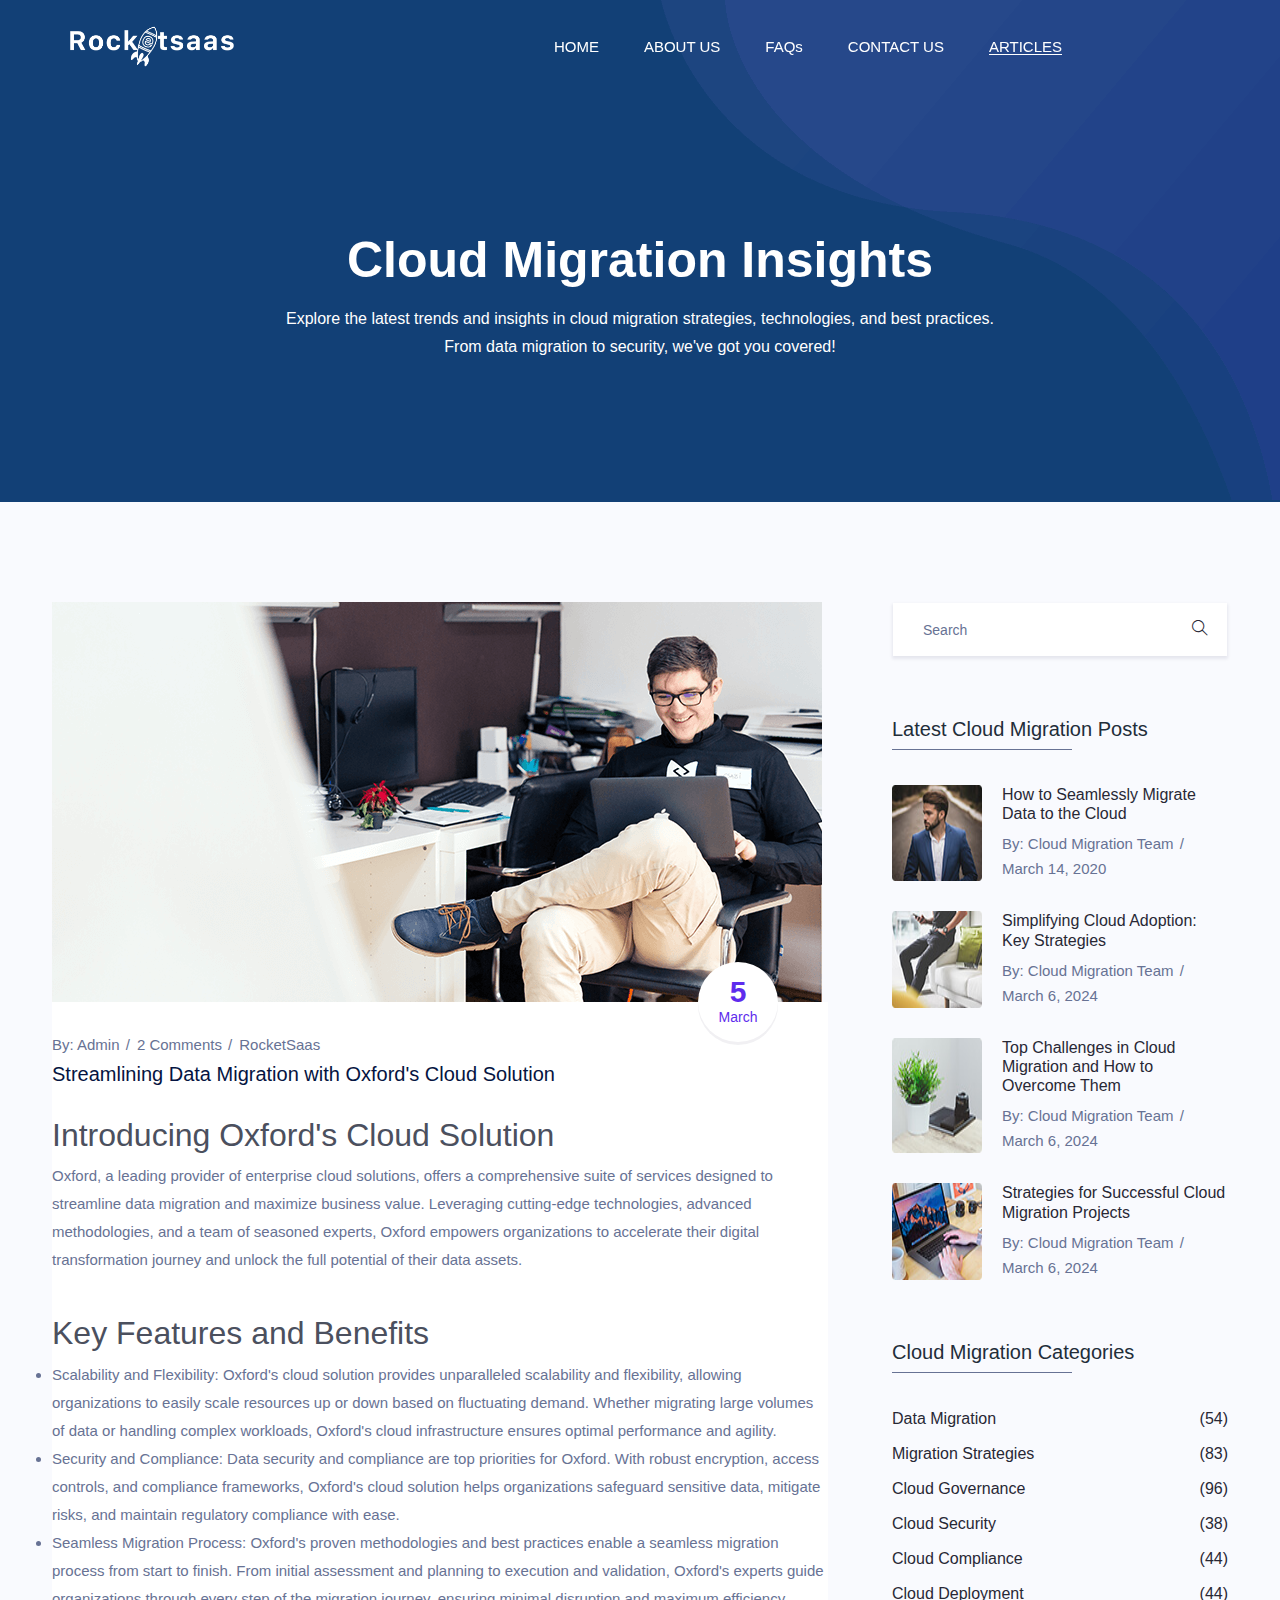
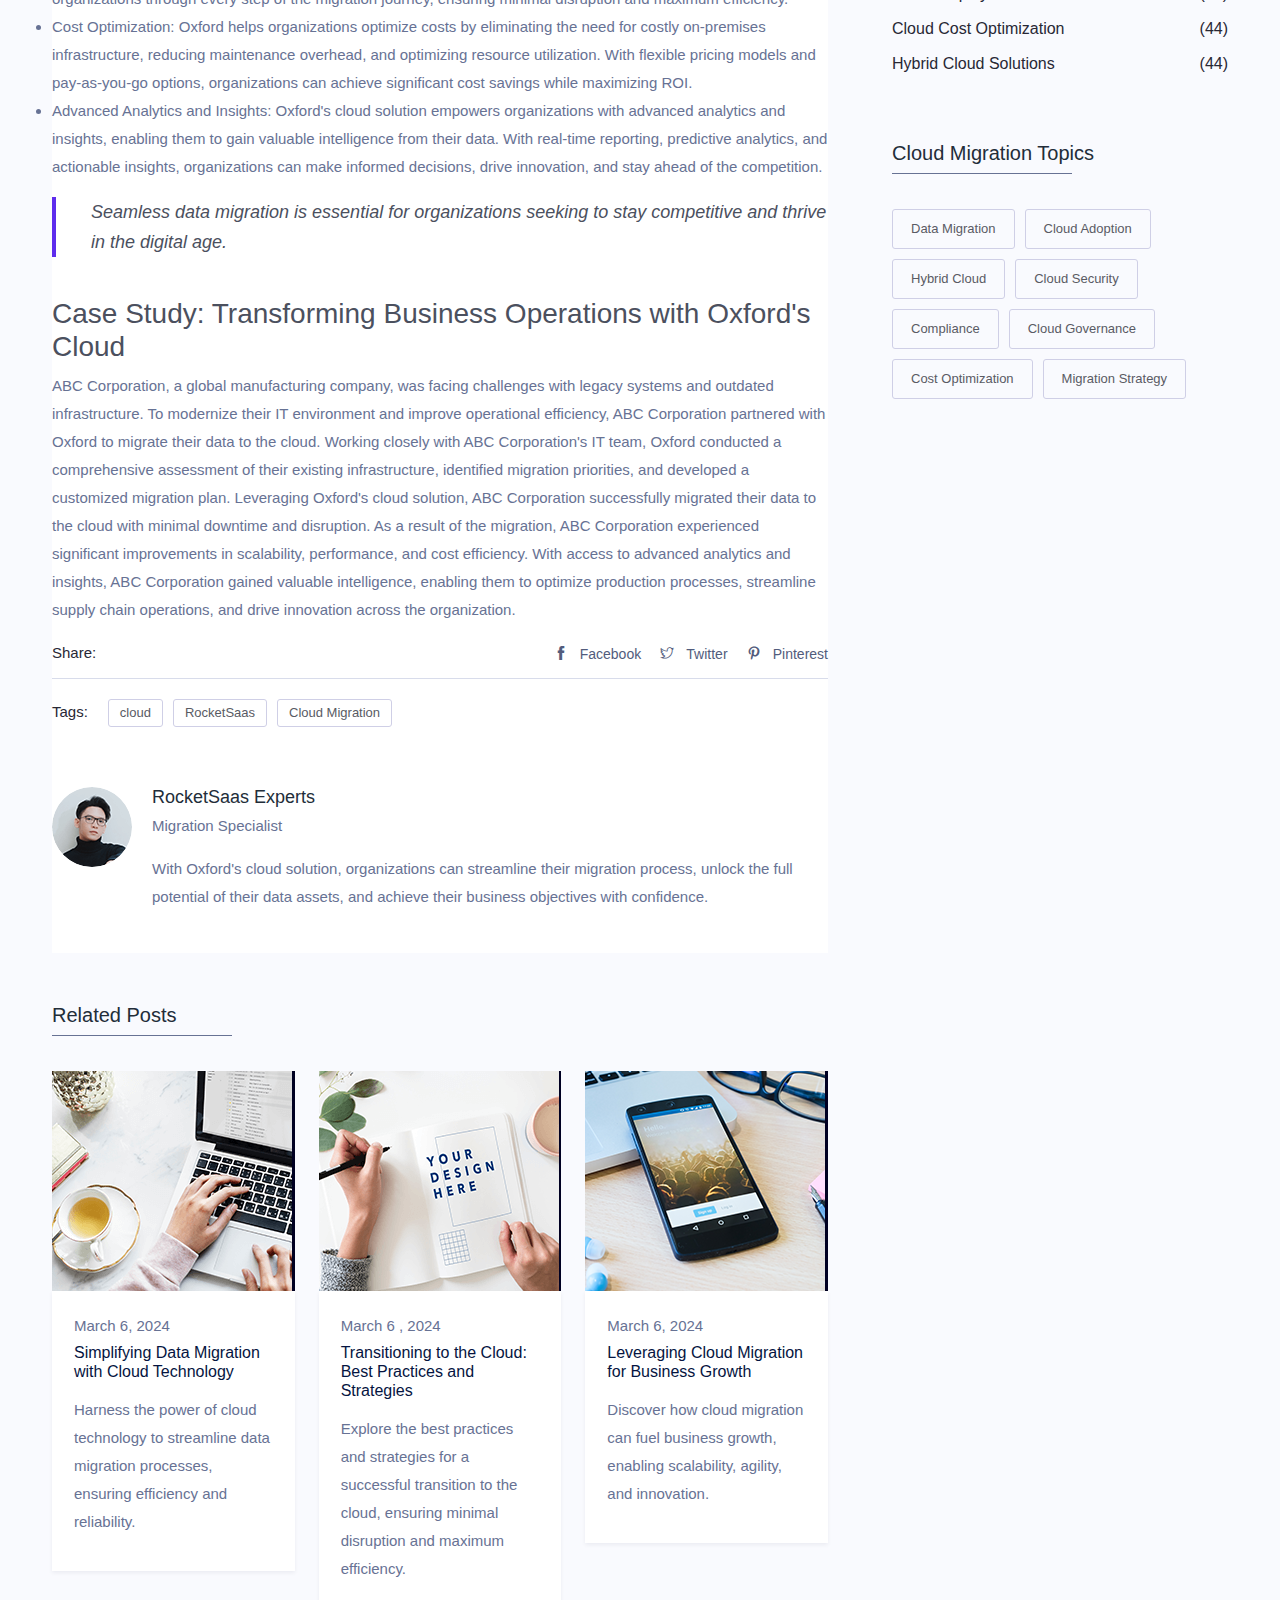
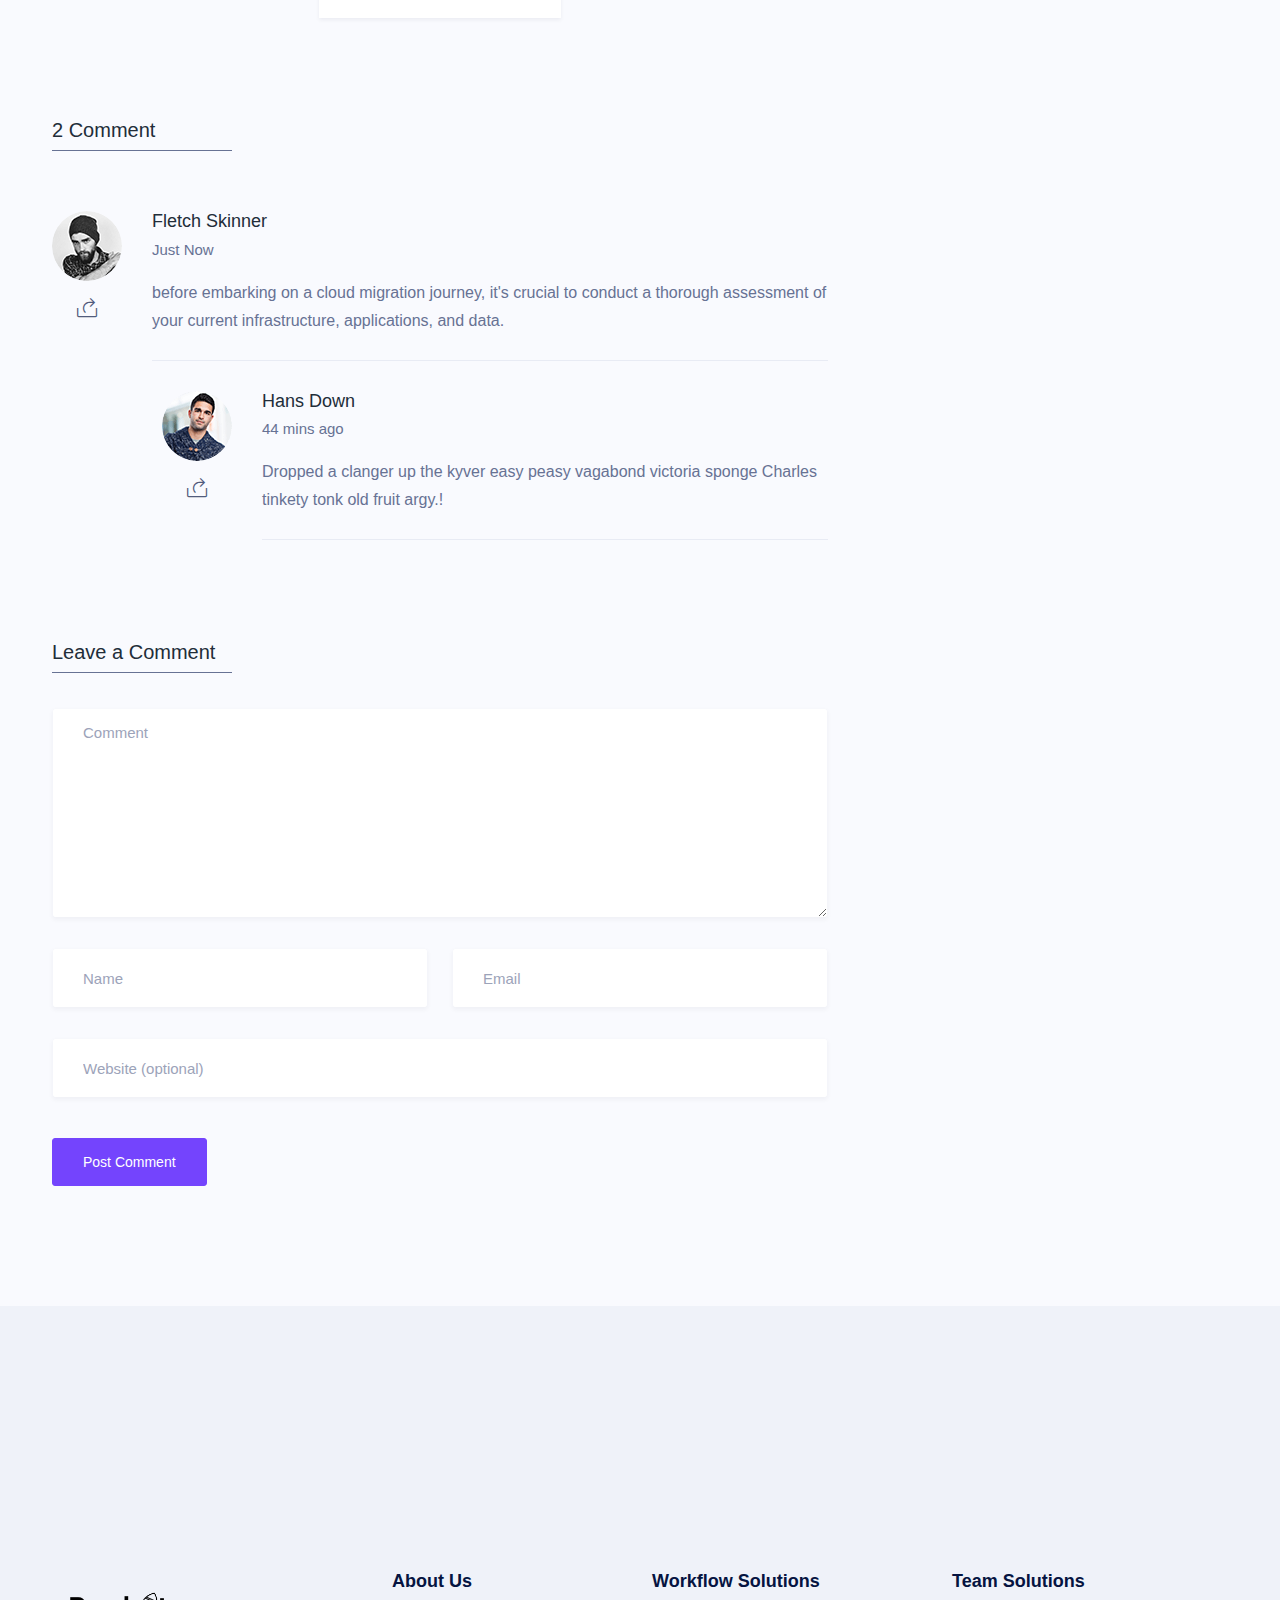
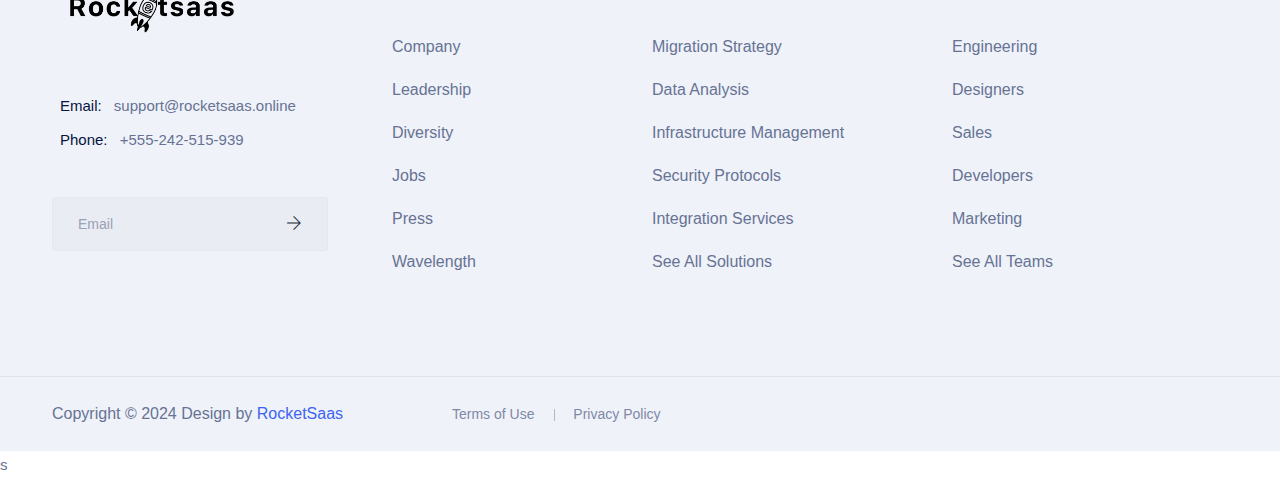
<file: blog-details-3.html>
<!DOCTYPE html>
<html lang="en">
  <head>
    <!-- Required meta tags -->
    <meta charset="utf-8" />
    <meta
      name="viewport"
      content="width=device-width, initial-scale=1, shrink-to-fit=no"
    />
    <link rel="shortcut icon" href="asset/favicon.png" type="image/x-icon" />
    <title>Rocketsaas || Cloud Migration</title>
    <!-- Bootstrap CSS -->
    <link rel="stylesheet" href="css/bootstrap.min.css" />
    <link
      rel="stylesheet"
      href="vendors/bootstrap-selector/css/bootstrap-select.min.css"
    />
    <!--icon font css-->
    <link rel="stylesheet" href="vendors/themify-icon/themify-icons.css" />
    <link rel="stylesheet" href="vendors/elagent/style.css" />
    <link rel="stylesheet" href="vendors/flaticon/flaticon.css" />
    <link rel="stylesheet" href="vendors/animation/animate.css" />
    <link
      rel="stylesheet"
      href="vendors/owl-carousel/assets/owl.carousel.min.css"
    />
    <link rel="stylesheet" href="vendors/magnify-pop/magnific-popup.css" />
    <link rel="stylesheet" href="vendors/nice-select/nice-select.css" />
    <link
      rel="stylesheet"
      href="vendors/scroll/jquery.mCustomScrollbar.min.css"
    />
    <link rel="stylesheet" href="css/style.css" />
    <link rel="stylesheet" href="css/responsive.css" />
  </head>

  <body>
    <div id="preloader">
      <div id="ctn-preloader" class="ctn-preloader">
        <div class="animation-preloader">
          <div class="spinner"></div>
          <div class="txt-loading">
            <span data-text-preloader="R" class="letters-loading"> R </span>
            <span data-text-preloader="O" class="letters-loading"> O </span>
            <span data-text-preloader="C" class="letters-loading"> C </span>
            <span data-text-preloader="K" class="letters-loading"> K </span>
            <span data-text-preloader="E" class="letters-loading"> E </span>
            <span data-text-preloader="T" class="letters-loading"> T </span>
            <span data-text-preloader="S" class="letters-loading"> S</span>
            <span data-text-preloader="A" class="letters-loading"> A</span>
            <span data-text-preloader="A" class="letters-loading"> A </span>
            <span data-text-preloader="S" class="letters-loading"> S</span>
          </div>
          <p class="text-center">Loading</p>
        </div>
        <div class="loader">
          <div class="row">
            <div class="col-3 loader-section section-left">
              <div class="bg"></div>
            </div>
            <div class="col-3 loader-section section-left">
              <div class="bg"></div>
            </div>
            <div class="col-3 loader-section section-right">
              <div class="bg"></div>
            </div>
            <div class="col-3 loader-section section-right">
              <div class="bg"></div>
            </div>
          </div>
        </div>
      </div>
    </div>
    <div class="body_wrapper">
      <header class="header_area">
        <nav class="navbar navbar-expand-lg menu_one menu_five">
          <div class="container">
            <a class="navbar-brand sticky_logo" href="#">
              <img src="asset/logoW.png" alt="logo" width="200px" />
              <img src="asset/logoB.png" alt="logo" width="200px" />
            </a>
            <button
              class="navbar-toggler collapsed"
              type="button"
              data-bs-toggle="collapse"
              data-bs-target="#navbarSupportedContent"
              aria-controls="navbarSupportedContent"
              aria-expanded="false"
              aria-label="Toggle navigation"
            >
              <span class="menu_toggle">
                <span class="hamburger">
                  <span></span>
                  <span></span>
                  <span></span>
                </span>
                <span class="hamburger-cross">
                  <span></span>
                  <span></span>
                </span>
              </span>
            </button>

            <div class="collapse navbar-collapse" id="navbarSupportedContent">
              <ul class="navbar-nav menu w_menu pl_120 me-auto ms-auto">
                <li class="nav-item">
                  <a class="nav-link" href="index.html"> HOME </a>
                </li>
                <li class="nav-item">
                  <a title="about" class="nav-link" href="about.html"
                    >ABOUT US</a
                  >
                </li>
                <li class="nav-item">
                  <a class="nav-link" href="faq.html"> FAQs </a>
                </li>
                <li class="nav-item">
                  <a class="nav-link" href="contact.html"> CONTACT US </a>
                </li>
                <li class="nav-item active">
                  <a class="nav-link" href="blog.html"> ARTICLES </a>
                </li>
              </ul>
            </div>
          </div>
        </nav>
      </header>

      <section class="breadcrumb_area">
        <img
          class="breadcrumb_shap"
          src="img/breadcrumb/banner_bg.png"
          alt=""
        />
        <div class="container">
          <div class="breadcrumb_content text-center">
            <h1 class="f_p f_700 f_size_50 w_color l_height50 mb_20">
              Cloud Migration Insights
            </h1>
            <p class="f_400 w_color f_size_16 l_height26">
              Explore the latest trends and insights in cloud migration
              strategies, technologies, and best practices.<br />
              From data migration to security, we've got you covered!
            </p>
          </div>
        </div>
      </section>

      <section class="blog_area sec_pad">
        <div class="container">
          <div class="row">
            <div class="col-lg-8 blog_sidebar_left">
              <div class="blog_single mb_50">
                <img
                  class="img-fluid"
                  src="img/blog-grid/blog_single.png"
                  alt=""
                />
                <div class="blog_content">
                  <div class="post_date">
                    <h2>5 <span>March</span></h2>
                  </div>
                  <div class="entry_post_info">
                    By: <a href="#">Admin</a>
                    <a href="#">2 Comments</a>
                    <a href="#">RocketSaas</a>
                  </div>
                  <a href="#">
                    <h5 class="f_p f_size_20 f_500 t_color mb-30">
                      Streamlining Data Migration with Oxford's Cloud Solution
                    </h5>
                  </a>
                  <p class="f_400 mb-30">
                    <h2>Introducing Oxford's Cloud Solution</h2>
                     Oxford, a leading
                    provider of enterprise cloud solutions, offers a
                    comprehensive suite of services designed to streamline data
                    migration and maximize business value. Leveraging
                    cutting-edge technologies, advanced methodologies, and a
                    team of seasoned experts, Oxford empowers organizations to
                    accelerate their digital transformation journey and unlock
                    the full potential of their data assets.
                  </p>
                  <p class="f_400 mb_40">
                    <h2>Key Features and Benefits</h2>
                    <li>Scalability and Flexibility: Oxford's cloud solution provides unparalleled scalability and flexibility, 
                        allowing organizations to easily scale resources up or down based on fluctuating demand. 
                        Whether migrating large volumes of data or handling complex workloads,
                         Oxford's cloud infrastructure ensures optimal performance and agility.
                    </li>
                    <li>Security and Compliance: Data security and compliance are top priorities for Oxford. 
                        With robust encryption, access controls, and compliance frameworks, 
                        Oxford's cloud solution helps organizations safeguard sensitive data, 
                        mitigate risks, and maintain regulatory compliance with ease.
                    </li>
                    <li>Seamless Migration Process: Oxford's proven methodologies and best
                         practices enable a seamless migration process from start to finish. 
                        From initial assessment and planning to execution and validation, 
                        Oxford's experts guide organizations through every step of the migration journey, 
                        ensuring minimal disruption and maximum efficiency.
                    </li>
                    <li>Cost Optimization: Oxford helps organizations optimize costs by eliminating the need for costly on-premises infrastructure, 
                        reducing maintenance overhead, and optimizing resource utilization. With flexible pricing models and pay-as-you-go options, 
                        organizations can achieve significant cost savings while maximizing ROI.
                    </li>
                    <li>Advanced Analytics and Insights: Oxford's cloud solution empowers organizations with advanced analytics and insights, 
                        enabling them to gain valuable intelligence from their data. With real-time reporting, predictive analytics, and actionable insights, 
                        organizations can make informed decisions, drive innovation, and stay ahead of the competition.</li>
                  </p>
                  <blockquote class="blockquote mb_40">
                    <h6 class="mb-0 f_size_18 l_height30 f_p f_400">
                     Seamless data migration is essential for organizations seeking to stay competitive and thrive in the digital age. 
                    </h6>
                  </blockquote>
                  <p class="f_400 mb-30">
                    <h3>Case Study: Transforming Business Operations with Oxford's Cloud</h3>
                    ABC Corporation, a global manufacturing company, was facing challenges with legacy systems and outdated infrastructure. 
                    To modernize their IT environment and improve operational efficiency, ABC Corporation partnered with Oxford to migrate their data to the cloud.

                    Working closely with ABC Corporation's IT team, Oxford conducted a comprehensive assessment of their existing infrastructure, 
                    identified migration priorities, and developed a customized migration plan. Leveraging Oxford's cloud solution, 
                    ABC Corporation successfully migrated their data to the cloud with minimal downtime and disruption.

                    As a result of the migration, ABC Corporation experienced significant improvements in scalability, 
                    performance, and cost efficiency. With access to advanced analytics and insights, 
                    ABC Corporation gained valuable intelligence, enabling them to optimize production processes, 
                    streamline supply chain operations, and drive innovation across the organization.
                  </p>
                  <div class="post_share">
                    <div class="post-nam">Share:</div>
                    <div class="flex">
                      <a href="#"><i class="ti-facebook"></i>Facebook</a>
                      <a href="#"><i class="ti-twitter"></i>Twitter</a>
                      <a href="#"><i class="ti-pinterest"></i>Pinterest</a>
                    </div>
                  </div>
                  <div class="post_tag d-flex">
                    <div class="post-nam">Tags:</div>
                    <a href="#">cloud</a>
                    <a href="#">RocketSaas</a>
                    <a href="#">Cloud Migration</a>
                  </div>
                  <div class="media post_author mt_60">
                    <img
                      class="rounded-circle"
                      src="img/blog-grid/author_img.png"
                      alt=""
                    />
                    <div class="media-body">
                      <h5 class="f_p t_color3 f_size_18 f_500">
                        RocketSaas Experts
                      </h5>
                      <h6 class="f_p f_size_15 f_400 mb_20">
                        Migration Specialist
                      </h6>
                      <p>
                        With Oxford's cloud solution, 
                        organizations can streamline their migration process, 
                        unlock the full potential of their data assets, 
                        and achieve their business objectives with confidence.
                      </p>
                    </div>
                  </div>
                </div>
              </div>
              <div class="blog_post">
                <div class="widget_title">
                  <h3 class="f_p f_size_20 t_color3">Related Posts</h3>
                  <div class="border_bottom"></div>
                </div>
                <div class="row">
                  <div class="col-lg-4 col-sm-6">
                    <div class="blog_post_item">
                      <div class="blog_img">
                        <img src="img/blog-grid/post_img_1.png" alt="" />
                      </div>
                      <div class="blog_content">
                        <div class="entry_post_info">
                          <a href="#">March 6, 2024</a>
                        </div>
                        <a href="#">
                          <h5 class="f_p f_size_16 f_500 t_color">
                            Simplifying Data Migration with Cloud Technology
                          </h5>
                        </a>
                        <p class="f_400 mb-0">
                          Harness the power of cloud technology to streamline
                          data migration processes, ensuring efficiency and
                          reliability.
                        </p>
                      </div>
                    </div>
                  </div>
                  <div class="col-lg-4 col-sm-6">
                    <div class="blog_post_item">
                      <div class="blog_img">
                        <img src="img/blog-grid/post_img_2.png" alt="" />
                      </div>
                      <div class="blog_content">
                        <div class="entry_post_info">
                          <a href="#">March 6 , 2024</a>
                        </div>
                        <a href="#">
                          <h5 class="f_p f_size_16 f_500 t_color">
                            Transitioning to the Cloud: Best Practices and
                            Strategies
                          </h5>
                        </a>
                        <p class="f_400 mb-0">
                          Explore the best practices and strategies for a
                          successful transition to the cloud, ensuring minimal
                          disruption and maximum efficiency.
                        </p>
                      </div>
                    </div>
                  </div>
                  <div class="col-lg-4 col-sm-6">
                    <div class="blog_post_item">
                      <div class="blog_img">
                        <img src="img/blog-grid/post_img_3.png" alt="" />
                      </div>
                      <div class="blog_content">
                        <div class="entry_post_info">
                          <a href="#">March 6, 2024</a>
                        </div>
                        <a href="#">
                          <h5 class="f_p f_size_16 f_500 t_color">
                            Leveraging Cloud Migration for Business Growth
                          </h5>
                        </a>
                        <p class="f_400 mb-0">
                          Discover how cloud migration can fuel business growth,
                          enabling scalability, agility, and innovation.
                        </p>
                      </div>
                    </div>
                  </div>
                </div>
              </div>

              <div class="widget_title mt_100">
                <h3 class="f_p f_size_20 t_color3">2 Comment</h3>
                <div class="border_bottom"></div>
              </div>
              <ul class="comment-box list-unstyled mb-0">
                <li class="post_comment">
                  <div class="media post_author mt_60">
                    <div class="media-left">
                      <img
                        class="rounded-circle"
                        src="img/blog-grid/comment1.png"
                        alt=""
                      />
                      <a href="#" class="replay"><i class="ti-share"></i></a>
                    </div>
                    <div class="media-body">
                      <h5 class="f_p t_color3 f_size_18 f_500">
                        Fletch Skinner
                      </h5>
                      <h6 class="f_p f_size_15 f_400 mb_20">Just Now</h6>
                      <p>
                        before embarking on a cloud migration journey, it's
                        crucial to conduct a thorough assessment of your current
                        infrastructure, applications, and data.
                      </p>
                    </div>
                  </div>
                  <ul class="reply-comment list-unstyled">
                    <li class="post-comment">
                      <div class="media post_author comment-content">
                        <div class="media-left">
                          <img
                            class="rounded-circle"
                            src="img/blog-grid/comment2.png"
                            alt=""
                          />
                          <a href="#" class="replay"
                            ><i class="ti-share"></i
                          ></a>
                        </div>
                        <div class="media-body">
                          <h5 class="f_p t_color3 f_size_18 f_500">
                            Hans Down
                          </h5>
                          <h6 class="f_p f_size_15 f_400 mb_20">44 mins ago</h6>
                          <p>
                            Dropped a clanger up the kyver easy peasy vagabond
                            victoria sponge Charles tinkety tonk old fruit
                            argy.!
                          </p>
                        </div>
                      </div>
                    </li>
                  </ul>
                </li>
              </ul>
              <div class="widget_title mt_100">
                <h3 class="f_p f_size_20 t_color3">Leave a Comment</h3>
                <div class="border_bottom"></div>
              </div>
              <form
                class="get_quote_form row"
                action="mailto:support@rocketsaas.online"
                method="post"
              >
                <div class="col-md-12 form-group">
                  <textarea
                    class="form-control message"
                    placeholder="Comment"
                  ></textarea>
                </div>
                <div class="col-md-6 form-group">
                  <input
                    type="text"
                    class="form-control"
                    id="name"
                    placeholder="Name"
                  />
                </div>
                <div class="col-md-6 form-group">
                  <input
                    type="email"
                    class="form-control"
                    id="email"
                    placeholder="Email"
                  />
                </div>
                <div class="col-md-12 form-group">
                  <input
                    type="text"
                    class="form-control"
                    id="website"
                    placeholder="Website (optional)"
                  />
                </div>
                <div class="col-md-12">
                  <button
                    class="btn btn_three btn_hover f_size_15 f_500"
                    type="submit"
                  >
                    Post Comment
                  </button>
                </div>
              </form>
            </div>
            <div class="col-lg-4">
              <div class="blog-sidebar">
                <div class="widget sidebar_widget widget_search">
                  <form action="#" class="search-form input-group">
                    <input
                      type="search"
                      class="form-control widget_input"
                      placeholder="Search"
                    />
                    <button type="submit"><i class="ti-search"></i></button>
                  </form>
                </div>
                <div class="widget sidebar_widget widget_recent_post mt_60">
                  <div class="widget_title">
                    <h3 class="f_p f_size_20 t_color3">
                      Latest Cloud Migration Posts
                    </h3>
                    <div class="border_bottom"></div>
                  </div>
                  <div class="media post_item">
                    <img src="img/blog-grid/post_1.jpg" alt="" />
                    <div class="media-body">
                      <a href="blog.html">
                        <h3 class="f_size_16 f_p f_400">
                          How to Seamlessly Migrate Data to the Cloud
                        </h3>
                      </a>
                      <div class="entry_post_info">
                        By: <a href="#">Cloud Migration Team</a>
                        <a href="#">March 14, 2020</a>
                      </div>
                    </div>
                  </div>
                  <div class="media post_item">
                    <img src="img/blog-grid/post_2.jpg" alt="" />
                    <div class="media-body">
                      <a href="blog.html">
                        <h3 class="f_size_16 f_p f_400">
                          Simplifying Cloud Adoption: Key Strategies
                        </h3>
                      </a>
                      <div class="entry_post_info">
                        By: <a href="#">Cloud Migration Team</a>
                        <a href="#">March 6, 2024</a>
                      </div>
                    </div>
                  </div>
                  <div class="media post_item">
                    <img src="img/blog-grid/post_3.jpg" alt="" />
                    <div class="media-body">
                      <a href="blog.html">
                        <h3 class="f_size_16 f_p f_400">
                          Top Challenges in Cloud Migration and How to Overcome
                          Them
                        </h3>
                      </a>
                      <div class="entry_post_info">
                        By: <a href="#">Cloud Migration Team</a>
                        <a href="#">March 6, 2024</a>
                      </div>
                    </div>
                  </div>
                  <div class="media post_item">
                    <img src="img/blog-grid/post_4.jpg" alt="" />
                    <div class="media-body">
                      <a href="blog.html">
                        <h3 class="f_size_16 f_p f_400">
                          Strategies for Successful Cloud Migration Projects
                        </h3>
                      </a>
                      <div class="entry_post_info">
                        By: <a href="#">Cloud Migration Team</a>
                        <a href="#">March 6, 2024</a>
                      </div>
                    </div>
                  </div>
                </div>

                <div class="widget sidebar_widget widget_categorie mt_60">
                  <div class="widget_title">
                    <h3 class="f_p f_size_20 t_color3">
                      Cloud Migration Categories
                    </h3>
                    <div class="border_bottom"></div>
                  </div>
                  <ul class="list-unstyled">
                    <li>
                      <a href="#"><span>Data Migration</span><em>(54)</em></a>
                    </li>
                    <li>
                      <a href="#"
                        ><span>Migration Strategies</span><em>(83)</em></a
                      >
                    </li>
                    <li>
                      <a href="#"><span>Cloud Governance</span><em>(96)</em></a>
                    </li>
                    <li>
                      <a href="#"><span>Cloud Security</span><em>(38)</em></a>
                    </li>
                    <li>
                      <a href="#"><span>Cloud Compliance</span><em>(44)</em></a>
                    </li>
                    <li>
                      <a href="#"><span>Cloud Deployment</span><em>(44)</em></a>
                    </li>
                    <li>
                      <a href="#"
                        ><span>Cloud Cost Optimization</span><em>(44)</em></a
                      >
                    </li>
                    <li>
                      <a href="#"
                        ><span>Hybrid Cloud Solutions</span><em>(44)</em></a
                      >
                    </li>
                  </ul>
                </div>

                <div class="widget sidebar_widget widget_tag_cloud mt_60">
                  <div class="widget_title">
                    <h3 class="f_p f_size_20 t_color3">
                      Cloud Migration Topics
                    </h3>
                    <div class="border_bottom"></div>
                  </div>
                  <div class="post-tags">
                    <a href="#">Data Migration</a>
                    <a href="#">Cloud Adoption</a>
                    <a href="#">Hybrid Cloud</a>
                    <a href="#">Cloud Security</a>
                    <a href="#">Compliance</a>
                    <a href="#">Cloud Governance</a>
                    <a href="#">Cost Optimization</a>
                    <a href="#">Migration Strategy</a>
                  </div>
                </div>
              </div>
            </div>
          </div>
        </div>
      </section>

      <!-- footer begins -->

      <footer class="footer_area footer_area_five pt_150 f_bg">
        <div class="footer_top">
          <div class="container">
            <div class="row">
              <div class="col-lg-3 col-md-6">
                <div class="f_widget company_widget">
                  <a href="index.html" class="f-logo">
                    <img src="asset/logoB.png" alt="logo" width="200px" />
                  </a>
                  <div class="widget-wrap">
                    <p class="f_400 f_p f_size_15 mb-0 l_height34">
                      <span>Email:</span>
                      <a href="mailto:support@rocketsaas.online" class="f_400"
                        >support@rocketsaas.online</a
                      >
                    </p>
                    <p class="f_400 f_p f_size_15 mb-0 l_height34">
                      <span>Phone:</span>
                      <a href="tel:+555-242-515-939" class="f_400"
                        >+555-242-515-939</a
                      >
                    </p>
                  </div>
                  <form
                    action="#"
                    class="f_subscribe mailchimp_two"
                    method="post"
                  >
                    <input
                      type="text"
                      name="EMAIL"
                      class="form-control memail"
                      placeholder="Email"
                    />
                    <button class="btn btn-submit" type="submit">
                      <i class="ti-arrow-right"></i>
                    </button>
                    <p class="mchimp-errmessage" style="display: none"></p>
                    <p class="mchimp-sucmessage" style="display: none"></p>
                  </form>
                </div>
              </div>
              <div class="col-lg-3 col-md-6">
                <div class="f_widget about-widget pl_40">
                  <h3 class="f-title f_600 t_color f_size_18 mb_40">
                    About Us
                  </h3>
                  <ul class="list-unstyled f_list">
                    <li><a href="about.html">Company</a></li>
                    <li><a href="#">Leadership</a></li>
                    <li><a href="#">Diversity</a></li>
                    <li><a href="#">Jobs</a></li>
                    <li><a href="#">Press</a></li>
                    <li><a href="#">Wavelength</a></li>
                  </ul>
                </div>
              </div>
              <div class="col-lg-3 col-md-6">
                <div class="f_widget about-widget">
                  <h3 class="f-title f_600 t_color f_size_18 mb_40">
                    Workflow Solutions
                  </h3>
                  <ul class="list-unstyled f_list">
                    <li><a href="#">Migration Strategy</a></li>
                    <li><a href="#">Data Analysis</a></li>
                    <li><a href="#">Infrastructure Management</a></li>
                    <li><a href="#">Security Protocols</a></li>
                    <li><a href="#">Integration Services</a></li>
                    <li><a href="#">See All Solutions</a></li>
                  </ul>
                </div>
              </div>
              <div class="col-lg-3 col-md-6">
                <div class="f_widget about-widget">
                  <h3 class="f-title f_600 t_color f_size_18 mb_40">
                    Team Solutions
                  </h3>
                  <ul class="list-unstyled f_list">
                    <li><a href="#">Engineering</a></li>
                    <li><a href="#">Designers</a></li>
                    <li><a href="#">Sales</a></li>
                    <li><a href="#">Developers</a></li>
                    <li><a href="#">Marketing</a></li>
                    <li><a href="#">See All Teams</a></li>
                  </ul>
                </div>
              </div>
            </div>
          </div>
        </div>
        <div class="footer_bottom">
          <div class="container">
            <div class="row">
              <div class="col-lg-4 col-md-5 col-sm-6">
                <p class="mb-0 f_400">
                  Copyright © 2024 Design by <a href="#">RocketSaas</a>
                </p>
              </div>
              <div class="col-lg-4 col-md-4 col-sm-12">
                <ul class="list-unstyled f_menu text-right">
                  <li><a href="#">Terms of Use</a></li>
                  <li><a href="#">Privacy Policy</a></li>
                </ul>
              </div>
            </div>
          </div>
        </div>
      </footer>
      <!-- footer ends -->
    </div>
    <!-- Optional JavaScript -->
    <!-- jQuery first, then Popper.js, then Bootstrap JS -->
    <script src="js/jquery-3.6.0.min.js"></script>
    <script src="js/popper.min.js"></script>
    <script src="js/bootstrap.min.js"></script>
    <script src="vendors/wow/wow.min.js"></script>
    <script src="vendors/sckroller/jquery.parallax-scroll.js"></script>
    <script src="vendors/owl-carousel/owl.carousel.min.js"></script>
    <script src="vendors/imagesloaded/imagesloaded.pkgd.min.js"></script>
    <script src="vendors/isotope/isotope-min.js"></script>
    <script src="vendors/magnify-pop/jquery.magnific-popup.min.js"></script>
    <script src="vendors/nice-select/jquery.nice-select.min.js"></script>
    <script src="vendors/scroll/jquery.mCustomScrollbar.concat.min.js"></script>
    <script src="js/plugins.js"></script>
    <script src="vendors/slick/slick.js"></script>
    <script src="js/main.js"></script>
  </body>

  <!-- Mirrored from html.droitlab.com/saasland/blog-single.html by HTTrack Website Copier/3.x [XR&CO'2014], Wed, 13 Mar 2024 10:16:49 GMT -->
</html>
s
</file>
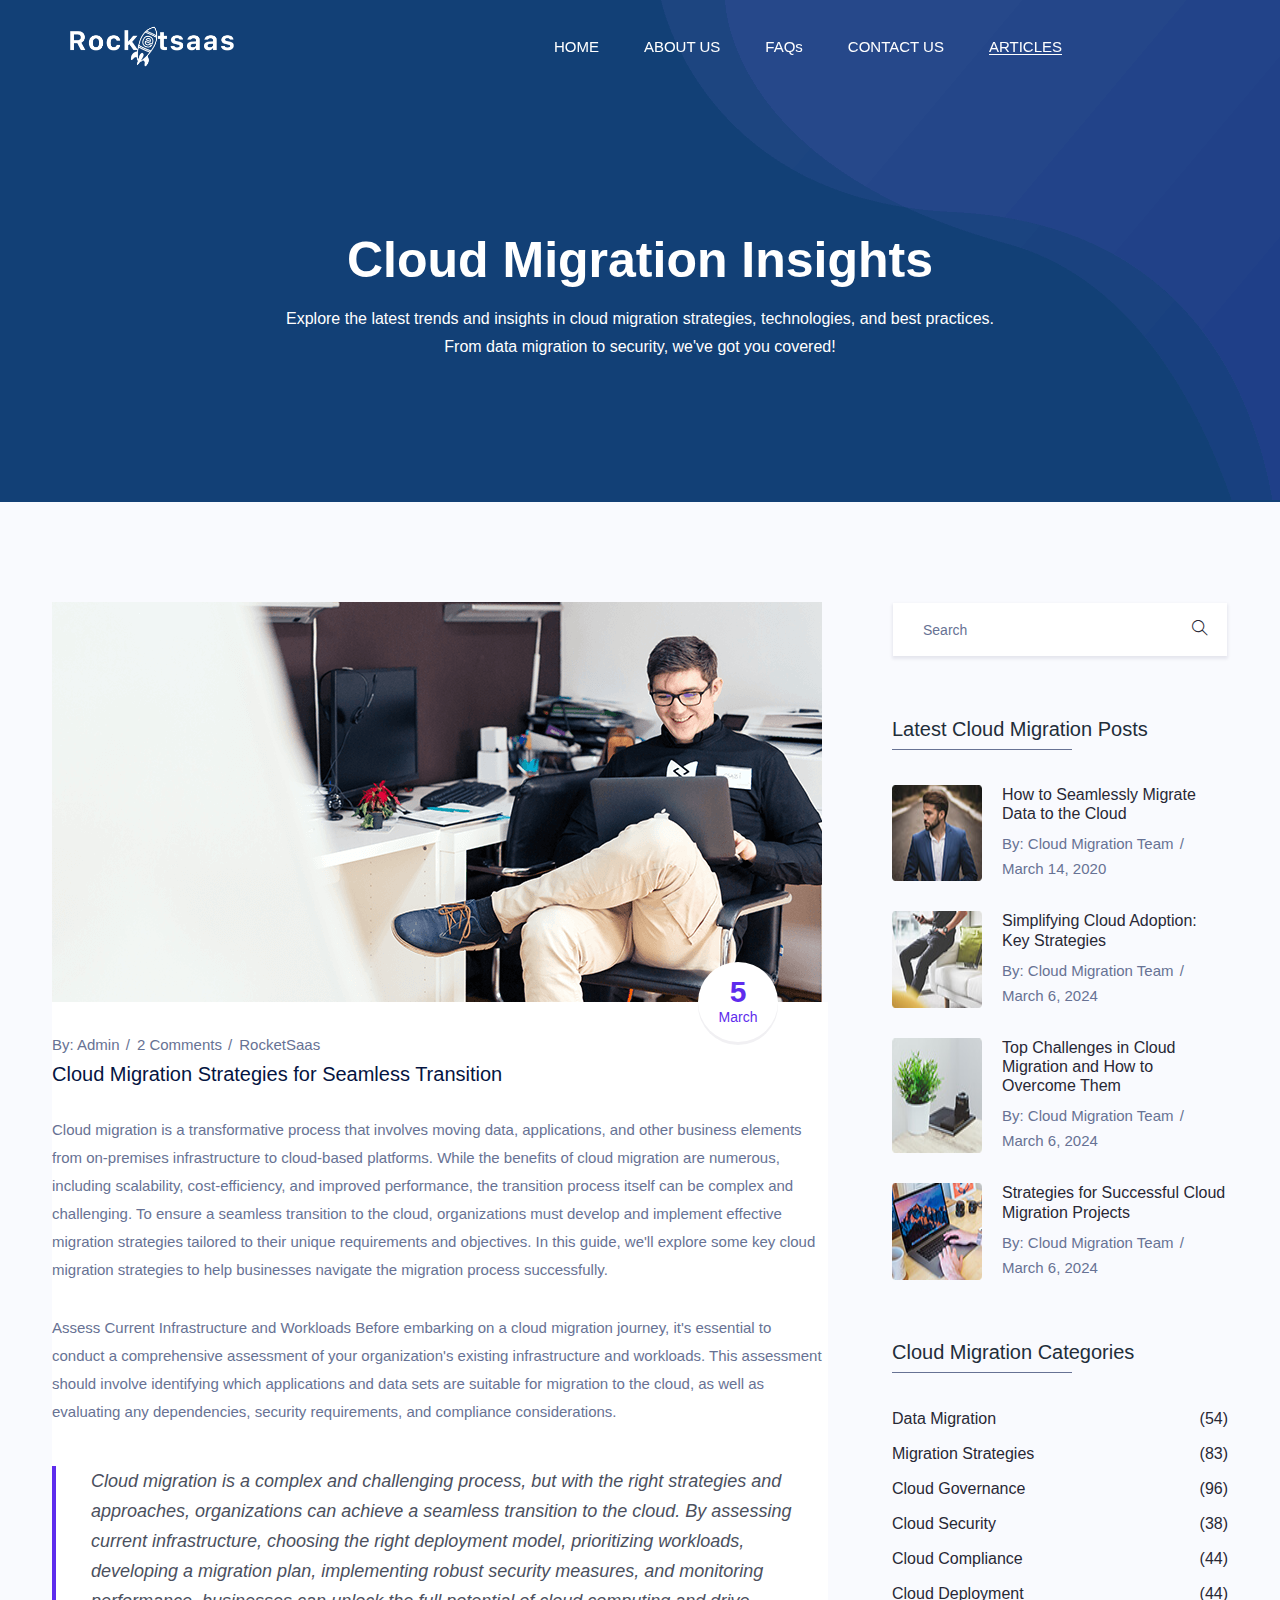
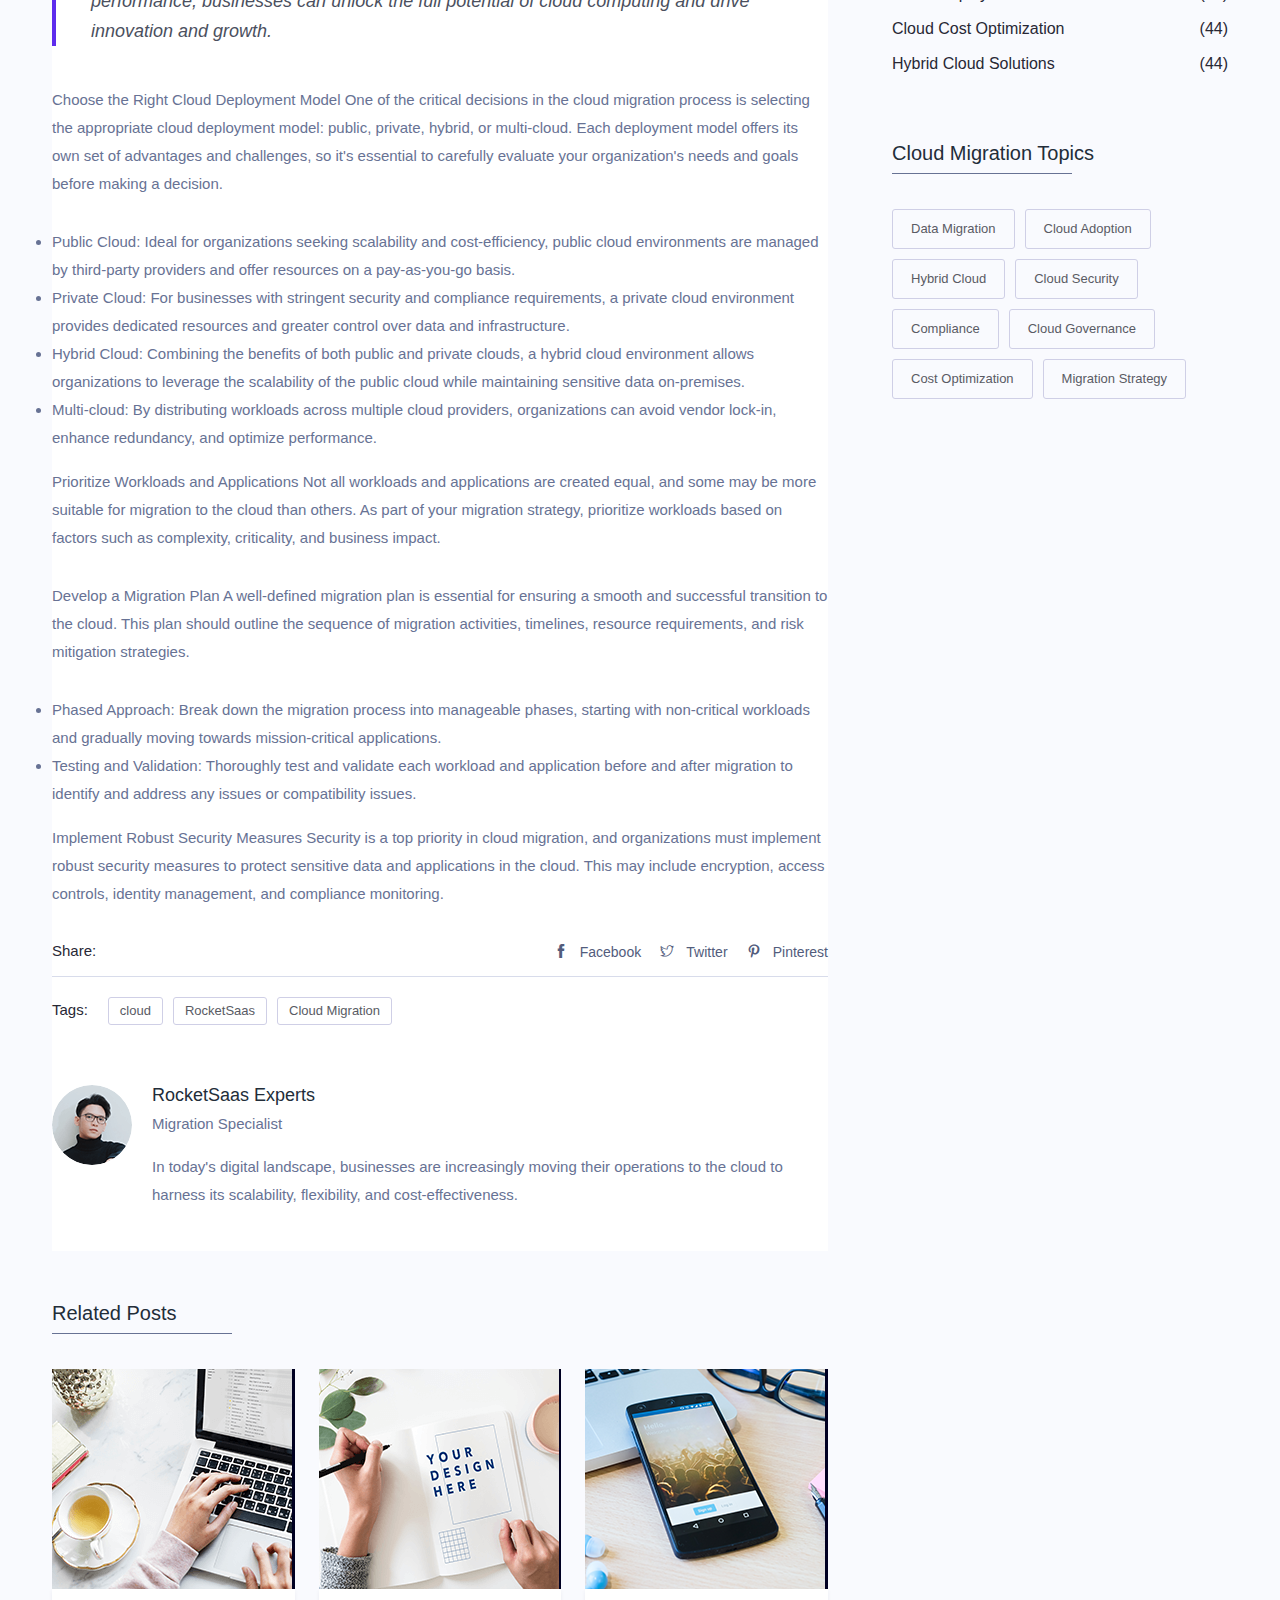
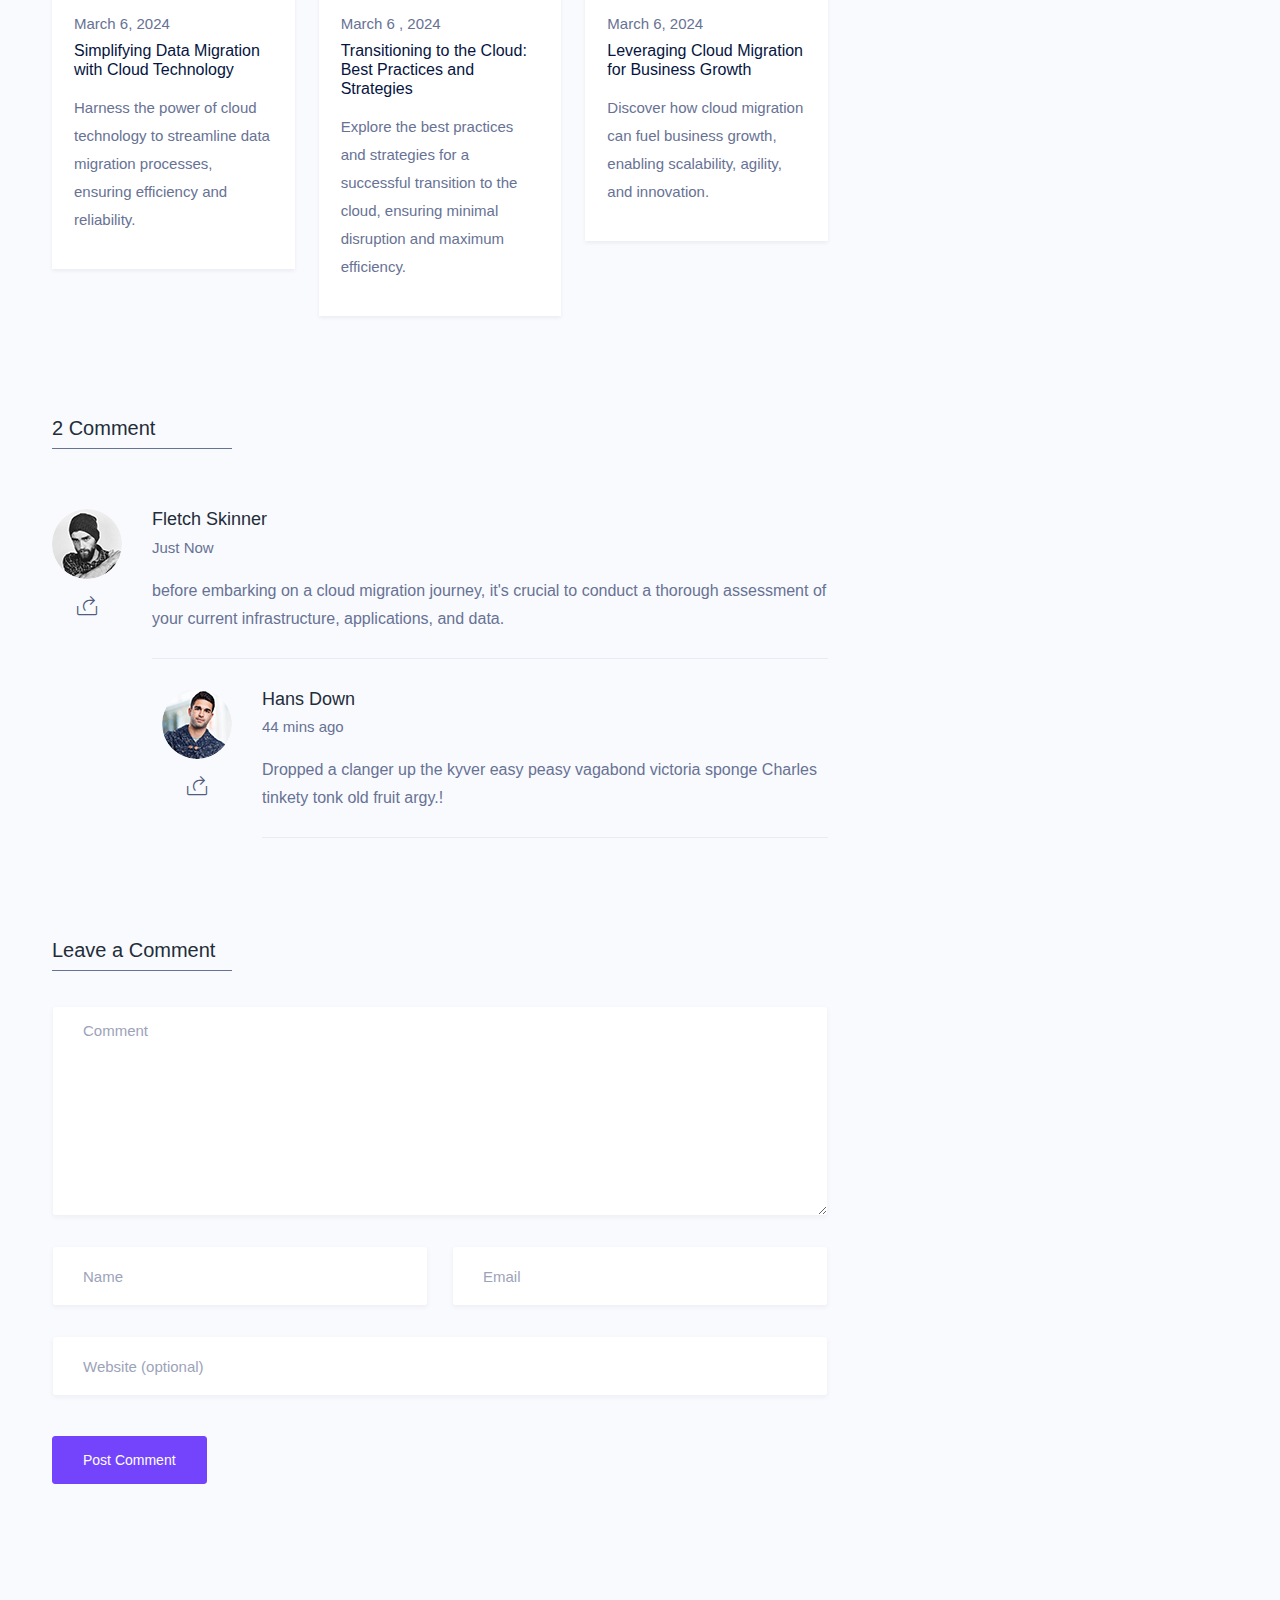
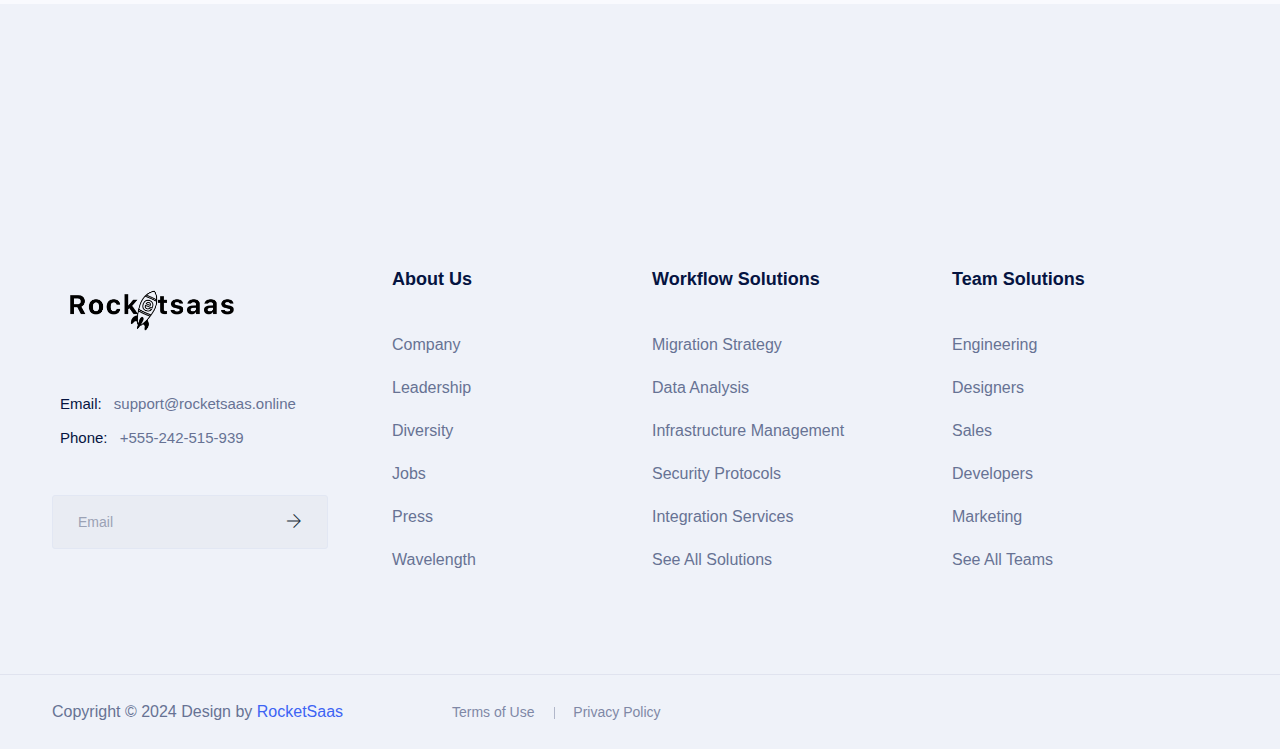
<file: blog-details.html>
<!DOCTYPE html>
<html lang="en">
  <head>
    <!-- Required meta tags -->
    <meta charset="utf-8" />
    <meta
      name="viewport"
      content="width=device-width, initial-scale=1, shrink-to-fit=no"
    />
    <link rel="shortcut icon" href="asset/favicon.png" type="image/x-icon" />
    <title>Rocketsaas || Cloud Migration</title>
    <!-- Bootstrap CSS -->
    <link rel="stylesheet" href="css/bootstrap.min.css" />
    <link
      rel="stylesheet"
      href="vendors/bootstrap-selector/css/bootstrap-select.min.css"
    />
    <!--icon font css-->
    <link rel="stylesheet" href="vendors/themify-icon/themify-icons.css" />
    <link rel="stylesheet" href="vendors/elagent/style.css" />
    <link rel="stylesheet" href="vendors/flaticon/flaticon.css" />
    <link rel="stylesheet" href="vendors/animation/animate.css" />
    <link
      rel="stylesheet"
      href="vendors/owl-carousel/assets/owl.carousel.min.css"
    />
    <link rel="stylesheet" href="vendors/magnify-pop/magnific-popup.css" />
    <link rel="stylesheet" href="vendors/nice-select/nice-select.css" />
    <link
      rel="stylesheet"
      href="vendors/scroll/jquery.mCustomScrollbar.min.css"
    />
    <link rel="stylesheet" href="css/style.css" />
    <link rel="stylesheet" href="css/responsive.css" />
  </head>

  <body>
    <div id="preloader">
      <div id="ctn-preloader" class="ctn-preloader">
        <div class="animation-preloader">
          <div class="spinner"></div>
          <div class="txt-loading">
            <span data-text-preloader="R" class="letters-loading"> R </span>
            <span data-text-preloader="O" class="letters-loading"> O </span>
            <span data-text-preloader="C" class="letters-loading"> C </span>
            <span data-text-preloader="K" class="letters-loading"> K </span>
            <span data-text-preloader="E" class="letters-loading"> E </span>
            <span data-text-preloader="T" class="letters-loading"> T </span>
            <span data-text-preloader="S" class="letters-loading"> S</span>
            <span data-text-preloader="A" class="letters-loading"> A</span>
            <span data-text-preloader="A" class="letters-loading"> A </span>
            <span data-text-preloader="S" class="letters-loading"> S</span>
          </div>
          <p class="text-center">Loading</p>
        </div>
        <div class="loader">
          <div class="row">
            <div class="col-3 loader-section section-left">
              <div class="bg"></div>
            </div>
            <div class="col-3 loader-section section-left">
              <div class="bg"></div>
            </div>
            <div class="col-3 loader-section section-right">
              <div class="bg"></div>
            </div>
            <div class="col-3 loader-section section-right">
              <div class="bg"></div>
            </div>
          </div>
        </div>
      </div>
    </div>
    <div class="body_wrapper">
      <header class="header_area">
        <nav class="navbar navbar-expand-lg menu_one menu_five">
          <div class="container">
            <a class="navbar-brand sticky_logo" href="#">
              <img src="asset/logoW.png" alt="logo" width="200px" />
              <img src="asset/logoB.png" alt="logo" width="200px" />
            </a>
            <button
              class="navbar-toggler collapsed"
              type="button"
              data-bs-toggle="collapse"
              data-bs-target="#navbarSupportedContent"
              aria-controls="navbarSupportedContent"
              aria-expanded="false"
              aria-label="Toggle navigation"
            >
              <span class="menu_toggle">
                <span class="hamburger">
                  <span></span>
                  <span></span>
                  <span></span>
                </span>
                <span class="hamburger-cross">
                  <span></span>
                  <span></span>
                </span>
              </span>
            </button>

            <div class="collapse navbar-collapse" id="navbarSupportedContent">
              <ul class="navbar-nav menu w_menu pl_120 me-auto ms-auto">
                <li class="nav-item">
                  <a class="nav-link" href="index.html"> HOME </a>
                </li>
                <li class="nav-item">
                  <a title="about" class="nav-link" href="about.html"
                    >ABOUT US</a
                  >
                </li>
                <li class="nav-item">
                  <a class="nav-link" href="faq.html"> FAQs </a>
                </li>
                <li class="nav-item">
                  <a class="nav-link" href="contact.html"> CONTACT US </a>
                </li>
                <li class="nav-item active">
                  <a class="nav-link" href="blog.html"> ARTICLES </a>
                </li>
              </ul>
            </div>
          </div>
        </nav>
      </header>

      <section class="breadcrumb_area">
        <img
          class="breadcrumb_shap"
          src="img/breadcrumb/banner_bg.png"
          alt=""
        />
        <div class="container">
          <div class="breadcrumb_content text-center">
            <h1 class="f_p f_700 f_size_50 w_color l_height50 mb_20">
              Cloud Migration Insights
            </h1>
            <p class="f_400 w_color f_size_16 l_height26">
              Explore the latest trends and insights in cloud migration
              strategies, technologies, and best practices.<br />
              From data migration to security, we've got you covered!
            </p>
          </div>
        </div>
      </section>

      <section class="blog_area sec_pad">
        <div class="container">
          <div class="row">
            <div class="col-lg-8 blog_sidebar_left">
              <div class="blog_single mb_50">
                <img
                  class="img-fluid"
                  src="img/blog-grid/blog_single.png"
                  alt=""
                />
                <div class="blog_content">
                  <div class="post_date">
                    <h2>5 <span>March</span></h2>
                  </div>
                  <div class="entry_post_info">
                    By: <a href="#">Admin</a>
                    <a href="#">2 Comments</a>
                    <a href="#">RocketSaas</a>
                  </div>
                  <a href="#">
                    <h5 class="f_p f_size_20 f_500 t_color mb-30">
                      Cloud Migration Strategies for Seamless Transition
                    </h5>
                  </a>
                  <p class="f_400 mb-30">
                    Cloud migration is a transformative process that involves
                    moving data, applications, and other business elements from
                    on-premises infrastructure to cloud-based platforms. While
                    the benefits of cloud migration are numerous, including
                    scalability, cost-efficiency, and improved performance, the
                    transition process itself can be complex and challenging. To
                    ensure a seamless transition to the cloud, organizations
                    must develop and implement effective migration strategies
                    tailored to their unique requirements and objectives. In
                    this guide, we'll explore some key cloud migration
                    strategies to help businesses navigate the migration process
                    successfully.
                  </p>
                  <p class="f_400 mb_40">
                    Assess Current Infrastructure and Workloads Before embarking
                    on a cloud migration journey, it's essential to conduct a
                    comprehensive assessment of your organization's existing
                    infrastructure and workloads. This assessment should involve
                    identifying which applications and data sets are suitable
                    for migration to the cloud, as well as evaluating any
                    dependencies, security requirements, and compliance
                    considerations.
                  </p>
                  <blockquote class="blockquote mb_40">
                    <h6 class="mb-0 f_size_18 l_height30 f_p f_400">
                      Cloud migration is a complex and challenging process, but
                      with the right strategies and approaches, organizations
                      can achieve a seamless transition to the cloud. By
                      assessing current infrastructure, choosing the right
                      deployment model, prioritizing workloads, developing a
                      migration plan, implementing robust security measures, and
                      monitoring performance, businesses can unlock the full
                      potential of cloud computing and drive innovation and
                      growth.
                    </h6>
                  </blockquote>
                  <p class="f_400 mb-30">
                    Choose the Right Cloud Deployment Model One of the critical
                    decisions in the cloud migration process is selecting the
                    appropriate cloud deployment model: public, private, hybrid,
                    or multi-cloud. Each deployment model offers its own set of
                    advantages and challenges, so it's essential to carefully
                    evaluate your organization's needs and goals before making a
                    decision.

                    <li>
                      Public Cloud: Ideal for organizations seeking scalability
                      and cost-efficiency, public cloud environments are managed
                      by third-party providers and offer resources on a
                      pay-as-you-go basis.
                    </li>
                    <li>
                      Private Cloud: For businesses with stringent security and
                      compliance requirements, a private cloud environment
                      provides dedicated resources and greater control over data
                      and infrastructure.
                    </li>
                    <li>
                      Hybrid Cloud: Combining the benefits of both public and
                      private clouds, a hybrid cloud environment allows
                      organizations to leverage the scalability of the public
                      cloud while maintaining sensitive data on-premises.
                    </li>
                    <li>
                      Multi-cloud: By distributing workloads across multiple
                      cloud providers, organizations can avoid vendor lock-in,
                      enhance redundancy, and optimize performance.
                    </li>
                  </p>
                  <p class="f_400 mb-30">
                    Prioritize Workloads and Applications Not all workloads and
                    applications are created equal, and some may be more
                    suitable for migration to the cloud than others. As part of
                    your migration strategy, prioritize workloads based on
                    factors such as complexity, criticality, and business
                    impact.
                  </p>
                  <p class="f_400 mb-30">
                    Develop a Migration Plan A well-defined migration plan is
                    essential for ensuring a smooth and successful transition to
                    the cloud. This plan should outline the sequence of
                    migration activities, timelines, resource requirements, and
                    risk mitigation strategies.
                    <li>
                      Phased Approach: Break down the migration process into
                      manageable phases, starting with non-critical workloads
                      and gradually moving towards mission-critical
                      applications.
                    </li>
                    <li>
                      Testing and Validation: Thoroughly test and validate each
                      workload and application before and after migration to
                      identify and address any issues or compatibility issues.
                    </li>
                  </p>
                  <p class="f_400 mb-30">
                    Implement Robust Security Measures Security is a top
                    priority in cloud migration, and organizations must
                    implement robust security measures to protect sensitive data
                    and applications in the cloud. This may include encryption,
                    access controls, identity management, and compliance
                    monitoring.
                  </p>
                  <div class="post_share">
                    <div class="post-nam">Share:</div>
                    <div class="flex">
                      <a href="#"><i class="ti-facebook"></i>Facebook</a>
                      <a href="#"><i class="ti-twitter"></i>Twitter</a>
                      <a href="#"><i class="ti-pinterest"></i>Pinterest</a>
                    </div>
                  </div>
                  <div class="post_tag d-flex">
                    <div class="post-nam">Tags:</div>
                    <a href="#">cloud</a>
                    <a href="#">RocketSaas</a>
                    <a href="#">Cloud Migration</a>
                  </div>
                  <div class="media post_author mt_60">
                    <img
                      class="rounded-circle"
                      src="img/blog-grid/author_img.png"
                      alt=""
                    />
                    <div class="media-body">
                      <h5 class="f_p t_color3 f_size_18 f_500">
                        RocketSaas Experts
                      </h5>
                      <h6 class="f_p f_size_15 f_400 mb_20">
                        Migration Specialist
                      </h6>
                      <p>
                        In today's digital landscape, businesses are
                        increasingly moving their operations to the cloud to
                        harness its scalability, flexibility, and
                        cost-effectiveness.
                      </p>
                    </div>
                  </div>
                </div>
              </div>
              <div class="blog_post">
                <div class="widget_title">
                  <h3 class="f_p f_size_20 t_color3">Related Posts</h3>
                  <div class="border_bottom"></div>
                </div>
                <div class="row">
                  <div class="col-lg-4 col-sm-6">
                    <div class="blog_post_item">
                      <div class="blog_img">
                        <img src="img/blog-grid/post_img_1.png" alt="" />
                      </div>
                      <div class="blog_content">
                        <div class="entry_post_info">
                          <a href="#">March 6, 2024</a>
                        </div>
                        <a href="#">
                          <h5 class="f_p f_size_16 f_500 t_color">
                            Simplifying Data Migration with Cloud Technology
                          </h5>
                        </a>
                        <p class="f_400 mb-0">
                          Harness the power of cloud technology to streamline
                          data migration processes, ensuring efficiency and
                          reliability.
                        </p>
                      </div>
                    </div>
                  </div>
                  <div class="col-lg-4 col-sm-6">
                    <div class="blog_post_item">
                      <div class="blog_img">
                        <img src="img/blog-grid/post_img_2.png" alt="" />
                      </div>
                      <div class="blog_content">
                        <div class="entry_post_info">
                          <a href="#">March 6 , 2024</a>
                        </div>
                        <a href="#">
                          <h5 class="f_p f_size_16 f_500 t_color">
                            Transitioning to the Cloud: Best Practices and
                            Strategies
                          </h5>
                        </a>
                        <p class="f_400 mb-0">
                          Explore the best practices and strategies for a
                          successful transition to the cloud, ensuring minimal
                          disruption and maximum efficiency.
                        </p>
                      </div>
                    </div>
                  </div>
                  <div class="col-lg-4 col-sm-6">
                    <div class="blog_post_item">
                      <div class="blog_img">
                        <img src="img/blog-grid/post_img_3.png" alt="" />
                      </div>
                      <div class="blog_content">
                        <div class="entry_post_info">
                          <a href="#">March 6, 2024</a>
                        </div>
                        <a href="#">
                          <h5 class="f_p f_size_16 f_500 t_color">
                            Leveraging Cloud Migration for Business Growth
                          </h5>
                        </a>
                        <p class="f_400 mb-0">
                          Discover how cloud migration can fuel business growth,
                          enabling scalability, agility, and innovation.
                        </p>
                      </div>
                    </div>
                  </div>
                </div>
              </div>

              <div class="widget_title mt_100">
                <h3 class="f_p f_size_20 t_color3">2 Comment</h3>
                <div class="border_bottom"></div>
              </div>
              <ul class="comment-box list-unstyled mb-0">
                <li class="post_comment">
                  <div class="media post_author mt_60">
                    <div class="media-left">
                      <img
                        class="rounded-circle"
                        src="img/blog-grid/comment1.png"
                        alt=""
                      />
                      <a href="#" class="replay"><i class="ti-share"></i></a>
                    </div>
                    <div class="media-body">
                      <h5 class="f_p t_color3 f_size_18 f_500">
                        Fletch Skinner
                      </h5>
                      <h6 class="f_p f_size_15 f_400 mb_20">Just Now</h6>
                      <p>
                        before embarking on a cloud migration journey, it's
                        crucial to conduct a thorough assessment of your current
                        infrastructure, applications, and data.
                      </p>
                    </div>
                  </div>
                  <ul class="reply-comment list-unstyled">
                    <li class="post-comment">
                      <div class="media post_author comment-content">
                        <div class="media-left">
                          <img
                            class="rounded-circle"
                            src="img/blog-grid/comment2.png"
                            alt=""
                          />
                          <a href="#" class="replay"
                            ><i class="ti-share"></i
                          ></a>
                        </div>
                        <div class="media-body">
                          <h5 class="f_p t_color3 f_size_18 f_500">
                            Hans Down
                          </h5>
                          <h6 class="f_p f_size_15 f_400 mb_20">44 mins ago</h6>
                          <p>
                            Dropped a clanger up the kyver easy peasy vagabond
                            victoria sponge Charles tinkety tonk old fruit
                            argy.!
                          </p>
                        </div>
                      </div>
                    </li>
                  </ul>
                </li>
              </ul>
              <div class="widget_title mt_100">
                <h3 class="f_p f_size_20 t_color3">Leave a Comment</h3>
                <div class="border_bottom"></div>
              </div>
              <form
                class="get_quote_form row"
                action="mailto:support@rocketsaas.online"
                method="post"
              >
                <div class="col-md-12 form-group">
                  <textarea
                    class="form-control message"
                    placeholder="Comment"
                  ></textarea>
                </div>
                <div class="col-md-6 form-group">
                  <input
                    type="text"
                    class="form-control"
                    id="name"
                    placeholder="Name"
                  />
                </div>
                <div class="col-md-6 form-group">
                  <input
                    type="email"
                    class="form-control"
                    id="email"
                    placeholder="Email"
                  />
                </div>
                <div class="col-md-12 form-group">
                  <input
                    type="text"
                    class="form-control"
                    id="website"
                    placeholder="Website (optional)"
                  />
                </div>
                <div class="col-md-12">
                  <button
                    class="btn btn_three btn_hover f_size_15 f_500"
                    type="submit"
                  >
                    Post Comment
                  </button>
                </div>
              </form>
            </div>
            <div class="col-lg-4">
              <div class="blog-sidebar">
                <div class="widget sidebar_widget widget_search">
                  <form action="#" class="search-form input-group">
                    <input
                      type="search"
                      class="form-control widget_input"
                      placeholder="Search"
                    />
                    <button type="submit"><i class="ti-search"></i></button>
                  </form>
                </div>
                <div class="widget sidebar_widget widget_recent_post mt_60">
                  <div class="widget_title">
                    <h3 class="f_p f_size_20 t_color3">
                      Latest Cloud Migration Posts
                    </h3>
                    <div class="border_bottom"></div>
                  </div>
                  <div class="media post_item">
                    <img src="img/blog-grid/post_1.jpg" alt="" />
                    <div class="media-body">
                      <a href="blog.html">
                        <h3 class="f_size_16 f_p f_400">
                          How to Seamlessly Migrate Data to the Cloud
                        </h3>
                      </a>
                      <div class="entry_post_info">
                        By: <a href="#">Cloud Migration Team</a>
                        <a href="#">March 14, 2020</a>
                      </div>
                    </div>
                  </div>
                  <div class="media post_item">
                    <img src="img/blog-grid/post_2.jpg" alt="" />
                    <div class="media-body">
                      <a href="blog.html">
                        <h3 class="f_size_16 f_p f_400">
                          Simplifying Cloud Adoption: Key Strategies
                        </h3>
                      </a>
                      <div class="entry_post_info">
                        By: <a href="#">Cloud Migration Team</a>
                        <a href="#">March 6, 2024</a>
                      </div>
                    </div>
                  </div>
                  <div class="media post_item">
                    <img src="img/blog-grid/post_3.jpg" alt="" />
                    <div class="media-body">
                      <a href="blog.html">
                        <h3 class="f_size_16 f_p f_400">
                          Top Challenges in Cloud Migration and How to Overcome
                          Them
                        </h3>
                      </a>
                      <div class="entry_post_info">
                        By: <a href="#">Cloud Migration Team</a>
                        <a href="#">March 6, 2024</a>
                      </div>
                    </div>
                  </div>
                  <div class="media post_item">
                    <img src="img/blog-grid/post_4.jpg" alt="" />
                    <div class="media-body">
                      <a href="blog.html">
                        <h3 class="f_size_16 f_p f_400">
                          Strategies for Successful Cloud Migration Projects
                        </h3>
                      </a>
                      <div class="entry_post_info">
                        By: <a href="#">Cloud Migration Team</a>
                        <a href="#">March 6, 2024</a>
                      </div>
                    </div>
                  </div>
                </div>

                <div class="widget sidebar_widget widget_categorie mt_60">
                  <div class="widget_title">
                    <h3 class="f_p f_size_20 t_color3">
                      Cloud Migration Categories
                    </h3>
                    <div class="border_bottom"></div>
                  </div>
                  <ul class="list-unstyled">
                    <li>
                      <a href="#"><span>Data Migration</span><em>(54)</em></a>
                    </li>
                    <li>
                      <a href="#"
                        ><span>Migration Strategies</span><em>(83)</em></a
                      >
                    </li>
                    <li>
                      <a href="#"><span>Cloud Governance</span><em>(96)</em></a>
                    </li>
                    <li>
                      <a href="#"><span>Cloud Security</span><em>(38)</em></a>
                    </li>
                    <li>
                      <a href="#"><span>Cloud Compliance</span><em>(44)</em></a>
                    </li>
                    <li>
                      <a href="#"><span>Cloud Deployment</span><em>(44)</em></a>
                    </li>
                    <li>
                      <a href="#"
                        ><span>Cloud Cost Optimization</span><em>(44)</em></a
                      >
                    </li>
                    <li>
                      <a href="#"
                        ><span>Hybrid Cloud Solutions</span><em>(44)</em></a
                      >
                    </li>
                  </ul>
                </div>

                <div class="widget sidebar_widget widget_tag_cloud mt_60">
                  <div class="widget_title">
                    <h3 class="f_p f_size_20 t_color3">
                      Cloud Migration Topics
                    </h3>
                    <div class="border_bottom"></div>
                  </div>
                  <div class="post-tags">
                    <a href="#">Data Migration</a>
                    <a href="#">Cloud Adoption</a>
                    <a href="#">Hybrid Cloud</a>
                    <a href="#">Cloud Security</a>
                    <a href="#">Compliance</a>
                    <a href="#">Cloud Governance</a>
                    <a href="#">Cost Optimization</a>
                    <a href="#">Migration Strategy</a>
                  </div>
                </div>
              </div>
            </div>
          </div>
        </div>
      </section>

      <!-- footer begins -->

      <footer class="footer_area footer_area_five pt_150 f_bg">
        <div class="footer_top">
          <div class="container">
            <div class="row">
              <div class="col-lg-3 col-md-6">
                <div class="f_widget company_widget">
                  <a href="index.html" class="f-logo">
                    <img src="asset/logoB.png" alt="logo" width="200px" />
                  </a>
                  <div class="widget-wrap">
                    <p class="f_400 f_p f_size_15 mb-0 l_height34">
                      <span>Email:</span>
                      <a href="mailto:support@rocketsaas.online" class="f_400"
                        >support@rocketsaas.online</a
                      >
                    </p>
                    <p class="f_400 f_p f_size_15 mb-0 l_height34">
                      <span>Phone:</span>
                      <a href="tel:+555-242-515-939" class="f_400"
                        >+555-242-515-939</a
                      >
                    </p>
                  </div>
                  <form
                    action="#"
                    class="f_subscribe mailchimp_two"
                    method="post"
                  >
                    <input
                      type="text"
                      name="EMAIL"
                      class="form-control memail"
                      placeholder="Email"
                    />
                    <button class="btn btn-submit" type="submit">
                      <i class="ti-arrow-right"></i>
                    </button>
                    <p class="mchimp-errmessage" style="display: none"></p>
                    <p class="mchimp-sucmessage" style="display: none"></p>
                  </form>
                </div>
              </div>
              <div class="col-lg-3 col-md-6">
                <div class="f_widget about-widget pl_40">
                  <h3 class="f-title f_600 t_color f_size_18 mb_40">
                    About Us
                  </h3>
                  <ul class="list-unstyled f_list">
                    <li><a href="about.html">Company</a></li>
                    <li><a href="#">Leadership</a></li>
                    <li><a href="#">Diversity</a></li>
                    <li><a href="#">Jobs</a></li>
                    <li><a href="#">Press</a></li>
                    <li><a href="#">Wavelength</a></li>
                  </ul>
                </div>
              </div>
              <div class="col-lg-3 col-md-6">
                <div class="f_widget about-widget">
                  <h3 class="f-title f_600 t_color f_size_18 mb_40">
                    Workflow Solutions
                  </h3>
                  <ul class="list-unstyled f_list">
                    <li><a href="#">Migration Strategy</a></li>
                    <li><a href="#">Data Analysis</a></li>
                    <li><a href="#">Infrastructure Management</a></li>
                    <li><a href="#">Security Protocols</a></li>
                    <li><a href="#">Integration Services</a></li>
                    <li><a href="#">See All Solutions</a></li>
                  </ul>
                </div>
              </div>
              <div class="col-lg-3 col-md-6">
                <div class="f_widget about-widget">
                  <h3 class="f-title f_600 t_color f_size_18 mb_40">
                    Team Solutions
                  </h3>
                  <ul class="list-unstyled f_list">
                    <li><a href="#">Engineering</a></li>
                    <li><a href="#">Designers</a></li>
                    <li><a href="#">Sales</a></li>
                    <li><a href="#">Developers</a></li>
                    <li><a href="#">Marketing</a></li>
                    <li><a href="#">See All Teams</a></li>
                  </ul>
                </div>
              </div>
            </div>
          </div>
        </div>
        <div class="footer_bottom">
          <div class="container">
            <div class="row">
              <div class="col-lg-4 col-md-5 col-sm-6">
                <p class="mb-0 f_400">
                  Copyright © 2024 Design by <a href="#">RocketSaas</a>
                </p>
              </div>
              <div class="col-lg-4 col-md-4 col-sm-12">
                <ul class="list-unstyled f_menu text-right">
                  <li><a href="#">Terms of Use</a></li>
                  <li><a href="#">Privacy Policy</a></li>
                </ul>
              </div>
            </div>
          </div>
        </div>
      </footer>
      <!-- footer ends -->
    </div>
    <!-- Optional JavaScript -->
    <!-- jQuery first, then Popper.js, then Bootstrap JS -->
    <script src="js/jquery-3.6.0.min.js"></script>
    <script src="js/popper.min.js"></script>
    <script src="js/bootstrap.min.js"></script>
    <script src="vendors/wow/wow.min.js"></script>
    <script src="vendors/sckroller/jquery.parallax-scroll.js"></script>
    <script src="vendors/owl-carousel/owl.carousel.min.js"></script>
    <script src="vendors/imagesloaded/imagesloaded.pkgd.min.js"></script>
    <script src="vendors/isotope/isotope-min.js"></script>
    <script src="vendors/magnify-pop/jquery.magnific-popup.min.js"></script>
    <script src="vendors/nice-select/jquery.nice-select.min.js"></script>
    <script src="vendors/scroll/jquery.mCustomScrollbar.concat.min.js"></script>
    <script src="js/plugins.js"></script>
    <script src="vendors/slick/slick.js"></script>
    <script src="js/main.js"></script>
  </body>

  <!-- Mirrored from html.droitlab.com/saasland/blog-single.html by HTTrack Website Copier/3.x [XR&CO'2014], Wed, 13 Mar 2024 10:16:49 GMT -->
</html>
</file>
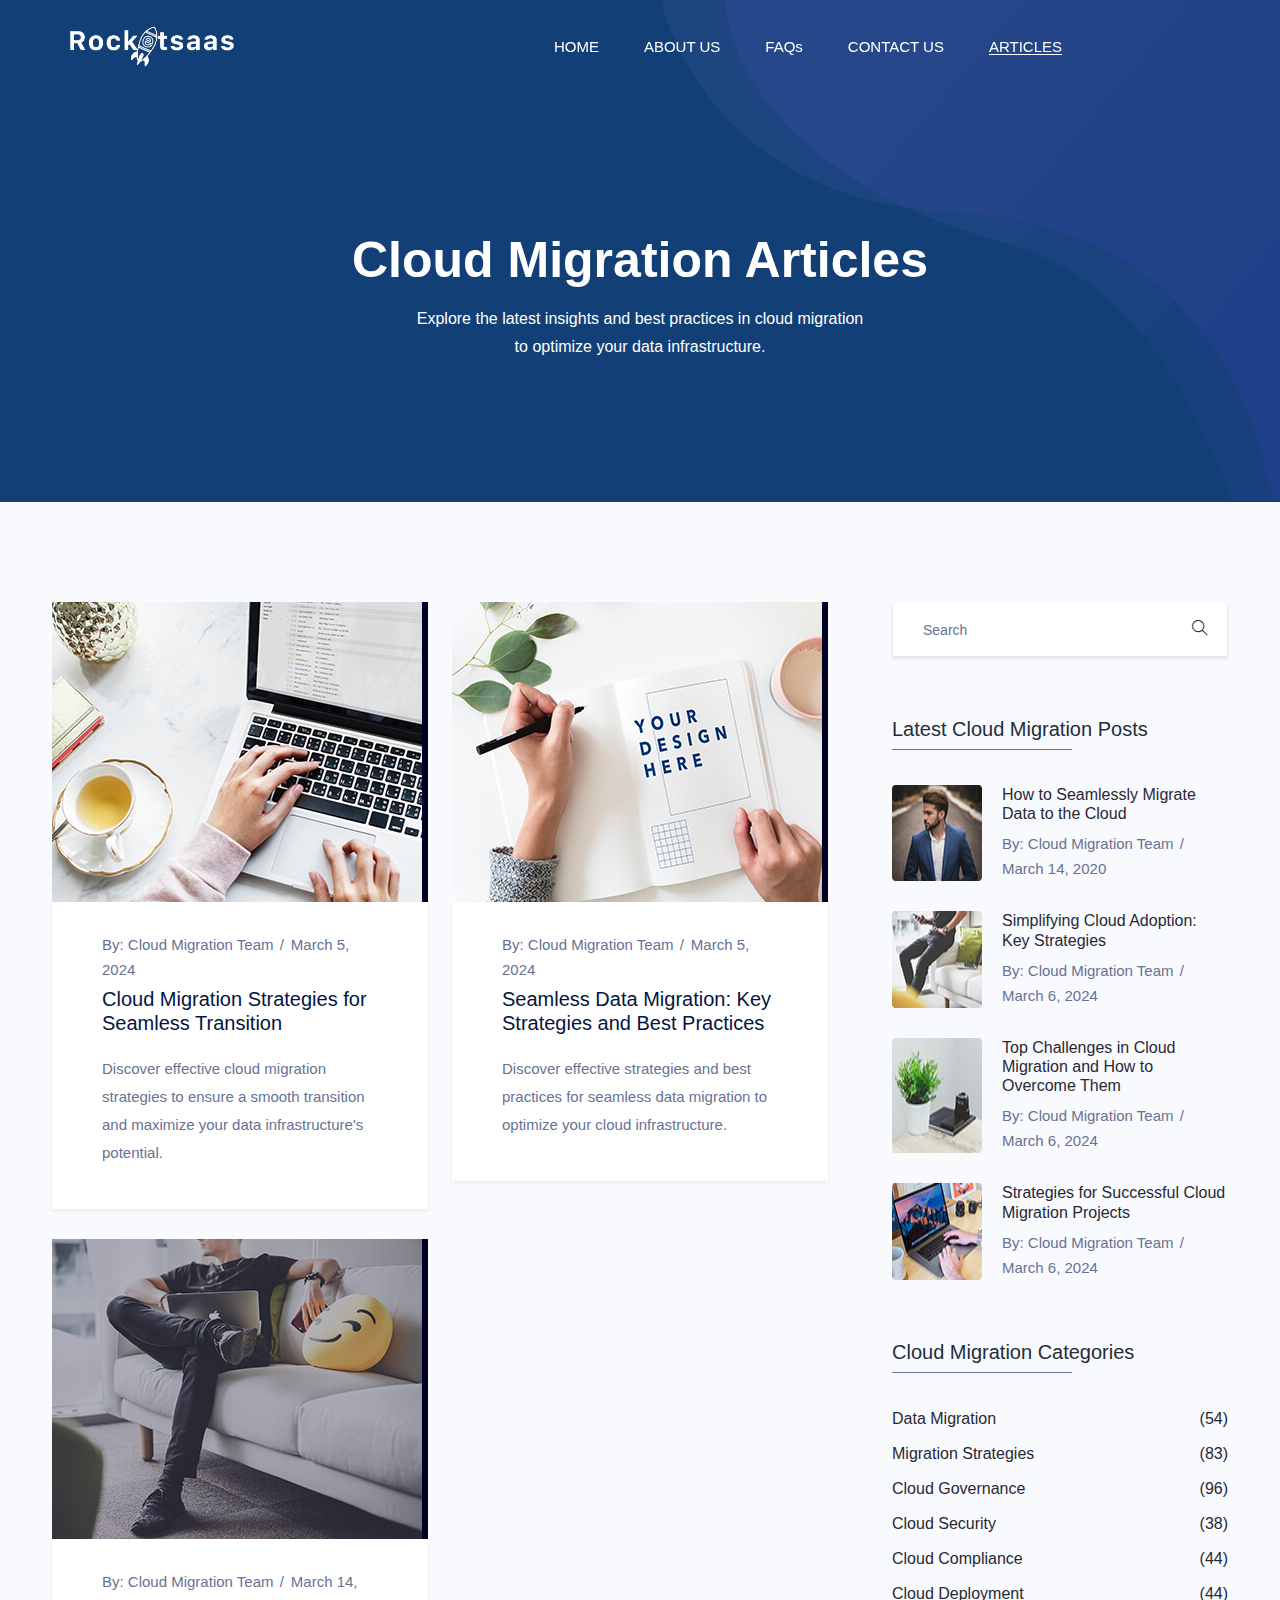
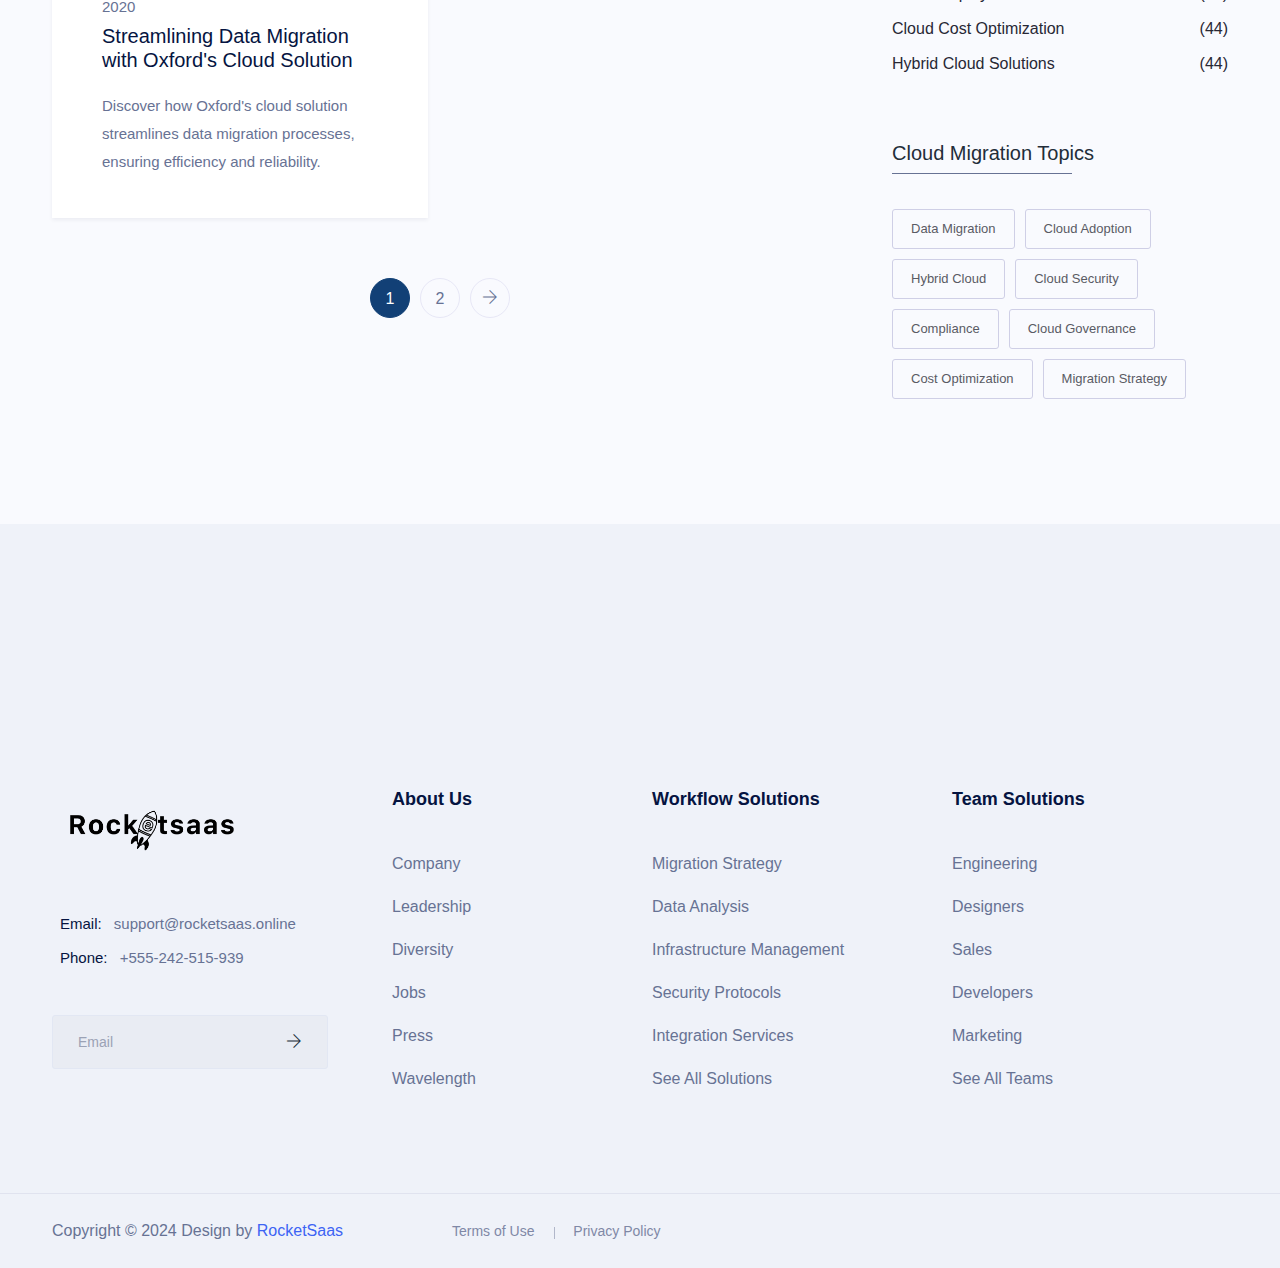
<file: blog.html>
<!DOCTYPE html>
<html lang="en">
  <head>
    <!-- Required meta tags -->
    <meta charset="utf-8" />
    <meta
      name="viewport"
      content="width=device-width, initial-scale=1, shrink-to-fit=no"
    />
    <link rel="shortcut icon" href="asset/favicon.png" type="image/x-icon" />
    <title>Rocketsaas || Cloud Migration</title>
    <!-- Bootstrap CSS -->
    <link rel="stylesheet" href="css/bootstrap.min.css" />
    <link
      rel="stylesheet"
      href="vendors/bootstrap-selector/css/bootstrap-select.min.css"
    />
    <!--icon font css-->
    <link rel="stylesheet" href="vendors/themify-icon/themify-icons.css" />
    <link rel="stylesheet" href="vendors/elagent/style.css" />
    <link rel="stylesheet" href="vendors/flaticon/flaticon.css" />
    <link rel="stylesheet" href="vendors/animation/animate.css" />
    <link
      rel="stylesheet"
      href="vendors/owl-carousel/assets/owl.carousel.min.css"
    />
    <link rel="stylesheet" href="vendors/magnify-pop/magnific-popup.css" />
    <link rel="stylesheet" href="vendors/nice-select/nice-select.css" />
    <link
      rel="stylesheet"
      href="vendors/scroll/jquery.mCustomScrollbar.min.css"
    />
    <link rel="stylesheet" href="css/style.css" />
    <link rel="stylesheet" href="css/responsive.css" />
  </head>

  <body>
    <div id="preloader">
      <div id="ctn-preloader" class="ctn-preloader">
        <div class="animation-preloader">
          <div class="spinner"></div>
          <div class="txt-loading">
            <span data-text-preloader="R" class="letters-loading"> R </span>
            <span data-text-preloader="O" class="letters-loading"> O </span>
            <span data-text-preloader="C" class="letters-loading"> C </span>
            <span data-text-preloader="K" class="letters-loading"> K </span>
            <span data-text-preloader="E" class="letters-loading"> E </span>
            <span data-text-preloader="T" class="letters-loading"> T </span>
            <span data-text-preloader="S" class="letters-loading"> S</span>
            <span data-text-preloader="A" class="letters-loading"> A</span>
            <span data-text-preloader="A" class="letters-loading"> A </span>
            <span data-text-preloader="S" class="letters-loading"> S</span>
          </div>
          <p class="text-center">Loading</p>
        </div>
        <div class="loader">
          <div class="row">
            <div class="col-3 loader-section section-left">
              <div class="bg"></div>
            </div>
            <div class="col-3 loader-section section-left">
              <div class="bg"></div>
            </div>
            <div class="col-3 loader-section section-right">
              <div class="bg"></div>
            </div>
            <div class="col-3 loader-section section-right">
              <div class="bg"></div>
            </div>
          </div>
        </div>
      </div>
    </div>
    <div class="body_wrapper">
      <header class="header_area">
        <nav class="navbar navbar-expand-lg menu_one menu_five">
          <div class="container">
            <a class="navbar-brand sticky_logo" href="#">
              <img src="asset/logoW.png" alt="logo" width="200px" />
              <img src="asset/logoB.png" alt="logo" width="200px" />
            </a>
            <button
              class="navbar-toggler collapsed"
              type="button"
              data-bs-toggle="collapse"
              data-bs-target="#navbarSupportedContent"
              aria-controls="navbarSupportedContent"
              aria-expanded="false"
              aria-label="Toggle navigation"
            >
              <span class="menu_toggle">
                <span class="hamburger">
                  <span></span>
                  <span></span>
                  <span></span>
                </span>
                <span class="hamburger-cross">
                  <span></span>
                  <span></span>
                </span>
              </span>
            </button>

            <div class="collapse navbar-collapse" id="navbarSupportedContent">
              <ul class="navbar-nav menu w_menu pl_120 me-auto ms-auto">
                <li class="nav-item">
                  <a class="nav-link" href="index.html"> HOME </a>
                </li>
                <li class="nav-item">
                  <a title="about" class="nav-link" href="about.html"
                    >ABOUT US</a
                  >
                </li>
                <li class="nav-item">
                  <a class="nav-link" href="faq.html"> FAQs </a>
                </li>
                <li class="nav-item">
                  <a class="nav-link" href="contact.html"> CONTACT US </a>
                </li>
                <li class="nav-item active">
                  <a class="nav-link" href="blog.html"> ARTICLES </a>
                </li>
              </ul>
            </div>
          </div>
        </nav>
      </header>

      <section class="breadcrumb_area">
        <img
          class="breadcrumb_shap"
          src="img/breadcrumb/banner_bg.png"
          alt=""
        />
        <div class="container">
          <div class="breadcrumb_content text-center">
            <h1 class="f_p f_700 f_size_50 w_color l_height50 mb_20">
              Cloud Migration Articles
            </h1>
            <p class="f_400 w_color f_size_16 l_height26">
              Explore the latest insights and best practices in cloud
              migration<br />
              to optimize your data infrastructure.
            </p>
          </div>
        </div>
      </section>

      <section class="blog_area sec_pad">
        <div class="container">
          <div class="row">
            <div class="col-lg-8">
              <div class="row">
                <div class="col-lg-6 col-sm-6">
                  <div class="blog_grid_item mb-30">
                    <div class="blog_img">
                      <img src="img/blog-grid/blog-grid1.jpg" alt="" />
                    </div>
                    <div class="blog_content">
                      <div class="entry_post_info">
                        By: <a href="blog-details.html">Cloud Migration Team</a>
                        <a href="blog-details.html">March 5, 2024</a>
                      </div>
                      <a href="blog-details.html">
                        <h5 class="f_p f_size_20 f_500 t_color mb_20">
                          Cloud Migration Strategies for Seamless Transition
                        </h5>
                      </a>
                      <p class="f_400 mb-0">
                        Discover effective cloud migration strategies to ensure
                        a smooth transition and maximize your data
                        infrastructure's potential.
                      </p>
                    </div>
                  </div>
                </div>

                <div class="col-lg-6 col-sm-6">
                  <div class="blog_grid_item mb-30">
                    <div class="blog_img">
                      <img src="img/blog-grid/blog-grid2.jpg" alt="" />
                    </div>
                    <div class="blog_content">
                      <div class="entry_post_info">
                        By:
                        <a href="blog-details-2.html">Cloud Migration Team</a>
                        <a href="blog-details-2.html">March 5, 2024</a>
                      </div>
                      <a href="blog-details-2.html">
                        <h5 class="f_p f_size_20 f_500 t_color mb_20">
                          Seamless Data Migration: Key Strategies and Best
                          Practices
                        </h5>
                      </a>
                      <p class="f_400 mb-0">
                        Discover effective strategies and best practices for
                        seamless data migration to optimize your cloud
                        infrastructure.
                      </p>
                    </div>
                  </div>
                </div>

                <div class="col-lg-6 col-sm-6">
                  <div class="blog_grid_item mb-30">
                    <div class="blog_img">
                      <img src="img/blog-grid/blog-grid3.jpg" alt="" />
                    </div>
                    <div class="blog_content">
                      <div class="entry_post_info">
                        By:
                        <a href="blog-details-3.html">Cloud Migration Team</a>
                        <a href="blog-details-3.html">March 14, 2020</a>
                      </div>
                      <a href="blog-details-3.html">
                        <h5 class="f_p f_size_20 f_500 t_color mb_20">
                          Streamlining Data Migration with Oxford's Cloud
                          Solution
                        </h5>
                      </a>
                      <p class="f_400 mb-0">
                        Discover how Oxford's cloud solution streamlines data
                        migration processes, ensuring efficiency and
                        reliability.
                      </p>
                    </div>
                  </div>
                </div>

                <ul
                  class="col-lg-12 list-unstyled page-numbers shop_page_number text-left mt_30"
                >
                  <li>
                    <span aria-current="page" class="page-numbers current"
                      >1</span
                    >
                  </li>
                  <li><a class="page-numbers" href="#">2</a></li>
                  <li>
                    <a class="next page-numbers" href="#"
                      ><i class="ti-arrow-right"></i
                    ></a>
                  </li>
                </ul>
              </div>
            </div>
            <div class="col-lg-4">
              <div class="blog-sidebar">
                <div class="widget sidebar_widget widget_search">
                  <form action="#" class="search-form input-group">
                    <input
                      type="search"
                      class="form-control widget_input"
                      placeholder="Search"
                    />
                    <button type="submit"><i class="ti-search"></i></button>
                  </form>
                </div>
                <div class="widget sidebar_widget widget_recent_post mt_60">
                  <div class="widget_title">
                    <h3 class="f_p f_size_20 t_color3">
                      Latest Cloud Migration Posts
                    </h3>
                    <div class="border_bottom"></div>
                  </div>
                  <div class="media post_item">
                    <img src="img/blog-grid/post_1.jpg" alt="" />
                    <div class="media-body">
                      <a href="blog.html">
                        <h3 class="f_size_16 f_p f_400">
                          How to Seamlessly Migrate Data to the Cloud
                        </h3>
                      </a>
                      <div class="entry_post_info">
                        By: <a href="#">Cloud Migration Team</a>
                        <a href="#">March 14, 2020</a>
                      </div>
                    </div>
                  </div>
                  <div class="media post_item">
                    <img src="img/blog-grid/post_2.jpg" alt="" />
                    <div class="media-body">
                      <a href="blog.html">
                        <h3 class="f_size_16 f_p f_400">
                          Simplifying Cloud Adoption: Key Strategies
                        </h3>
                      </a>
                      <div class="entry_post_info">
                        By: <a href="#">Cloud Migration Team</a>
                        <a href="#">March 6, 2024</a>
                      </div>
                    </div>
                  </div>
                  <div class="media post_item">
                    <img src="img/blog-grid/post_3.jpg" alt="" />
                    <div class="media-body">
                      <a href="blog.html">
                        <h3 class="f_size_16 f_p f_400">
                          Top Challenges in Cloud Migration and How to Overcome
                          Them
                        </h3>
                      </a>
                      <div class="entry_post_info">
                        By: <a href="#">Cloud Migration Team</a>
                        <a href="#">March 6, 2024</a>
                      </div>
                    </div>
                  </div>
                  <div class="media post_item">
                    <img src="img/blog-grid/post_4.jpg" alt="" />
                    <div class="media-body">
                      <a href="blog.html">
                        <h3 class="f_size_16 f_p f_400">
                          Strategies for Successful Cloud Migration Projects
                        </h3>
                      </a>
                      <div class="entry_post_info">
                        By: <a href="#">Cloud Migration Team</a>
                        <a href="#">March 6, 2024</a>
                      </div>
                    </div>
                  </div>
                </div>

                <div class="widget sidebar_widget widget_categorie mt_60">
                  <div class="widget_title">
                    <h3 class="f_p f_size_20 t_color3">
                      Cloud Migration Categories
                    </h3>
                    <div class="border_bottom"></div>
                  </div>
                  <ul class="list-unstyled">
                    <li>
                      <a href="#"><span>Data Migration</span><em>(54)</em></a>
                    </li>
                    <li>
                      <a href="#"
                        ><span>Migration Strategies</span><em>(83)</em></a
                      >
                    </li>
                    <li>
                      <a href="#"><span>Cloud Governance</span><em>(96)</em></a>
                    </li>
                    <li>
                      <a href="#"><span>Cloud Security</span><em>(38)</em></a>
                    </li>
                    <li>
                      <a href="#"><span>Cloud Compliance</span><em>(44)</em></a>
                    </li>
                    <li>
                      <a href="#"><span>Cloud Deployment</span><em>(44)</em></a>
                    </li>
                    <li>
                      <a href="#"
                        ><span>Cloud Cost Optimization</span><em>(44)</em></a
                      >
                    </li>
                    <li>
                      <a href="#"
                        ><span>Hybrid Cloud Solutions</span><em>(44)</em></a
                      >
                    </li>
                  </ul>
                </div>

                <div class="widget sidebar_widget widget_tag_cloud mt_60">
                  <div class="widget_title">
                    <h3 class="f_p f_size_20 t_color3">
                      Cloud Migration Topics
                    </h3>
                    <div class="border_bottom"></div>
                  </div>
                  <div class="post-tags">
                    <a href="#">Data Migration</a>
                    <a href="#">Cloud Adoption</a>
                    <a href="#">Hybrid Cloud</a>
                    <a href="#">Cloud Security</a>
                    <a href="#">Compliance</a>
                    <a href="#">Cloud Governance</a>
                    <a href="#">Cost Optimization</a>
                    <a href="#">Migration Strategy</a>
                  </div>
                </div>
              </div>
            </div>
          </div>
        </div>
      </section>
      <!-- footer begins -->
      <footer class="footer_area footer_area_five pt_150 f_bg">
        <div class="footer_top">
          <div class="container">
            <div class="row">
              <div class="col-lg-3 col-md-6">
                <div class="f_widget company_widget">
                  <a href="index.html" class="f-logo">
                    <img src="asset/logoB.png" alt="logo" width="200px" />
                  </a>
                  <div class="widget-wrap">
                    <p class="f_400 f_p f_size_15 mb-0 l_height34">
                      <span>Email:</span>
                      <a href="mailto:support@rocketsaas.online" class="f_400"
                        >support@rocketsaas.online</a
                      >
                    </p>
                    <p class="f_400 f_p f_size_15 mb-0 l_height34">
                      <span>Phone:</span>
                      <a href="tel:+555-242-515-939" class="f_400"
                        >+555-242-515-939</a
                      >
                    </p>
                  </div>
                  <form
                    action="#"
                    class="f_subscribe mailchimp_two"
                    method="post"
                  >
                    <input
                      type="text"
                      name="EMAIL"
                      class="form-control memail"
                      placeholder="Email"
                    />
                    <button class="btn btn-submit" type="submit">
                      <i class="ti-arrow-right"></i>
                    </button>
                    <p class="mchimp-errmessage" style="display: none"></p>
                    <p class="mchimp-sucmessage" style="display: none"></p>
                  </form>
                </div>
              </div>
              <div class="col-lg-3 col-md-6">
                <div class="f_widget about-widget pl_40">
                  <h3 class="f-title f_600 t_color f_size_18 mb_40">
                    About Us
                  </h3>
                  <ul class="list-unstyled f_list">
                    <li><a href="about.html">Company</a></li>
                    <li><a href="#">Leadership</a></li>
                    <li><a href="#">Diversity</a></li>
                    <li><a href="#">Jobs</a></li>
                    <li><a href="#">Press</a></li>
                    <li><a href="#">Wavelength</a></li>
                  </ul>
                </div>
              </div>
              <div class="col-lg-3 col-md-6">
                <div class="f_widget about-widget">
                  <h3 class="f-title f_600 t_color f_size_18 mb_40">
                    Workflow Solutions
                  </h3>
                  <ul class="list-unstyled f_list">
                    <li><a href="#">Migration Strategy</a></li>
                    <li><a href="#">Data Analysis</a></li>
                    <li><a href="#">Infrastructure Management</a></li>
                    <li><a href="#">Security Protocols</a></li>
                    <li><a href="#">Integration Services</a></li>
                    <li><a href="#">See All Solutions</a></li>
                  </ul>
                </div>
              </div>
              <div class="col-lg-3 col-md-6">
                <div class="f_widget about-widget">
                  <h3 class="f-title f_600 t_color f_size_18 mb_40">
                    Team Solutions
                  </h3>
                  <ul class="list-unstyled f_list">
                    <li><a href="#">Engineering</a></li>
                    <li><a href="#">Designers</a></li>
                    <li><a href="#">Sales</a></li>
                    <li><a href="#">Developers</a></li>
                    <li><a href="#">Marketing</a></li>
                    <li><a href="#">See All Teams</a></li>
                  </ul>
                </div>
              </div>
            </div>
          </div>
        </div>
        <div class="footer_bottom">
          <div class="container">
            <div class="row">
              <div class="col-lg-4 col-md-5 col-sm-6">
                <p class="mb-0 f_400">
                  Copyright © 2024 Design by <a href="#">RocketSaas</a>
                </p>
              </div>
              <div class="col-lg-4 col-md-4 col-sm-12">
                <ul class="list-unstyled f_menu text-right">
                  <li><a href="#">Terms of Use</a></li>
                  <li><a href="#">Privacy Policy</a></li>
                </ul>
              </div>
            </div>
          </div>
        </div>
      </footer>
      <!-- footer ends -->
    </div>
    <!-- Optional JavaScript -->
    <!-- jQuery first, then Popper.js, then Bootstrap JS -->
    <script src="js/jquery-3.6.0.min.js"></script>
    <script src="js/popper.min.js"></script>
    <script src="js/bootstrap.min.js"></script>
    <script src="vendors/wow/wow.min.js"></script>
    <script src="vendors/sckroller/jquery.parallax-scroll.js"></script>
    <script src="vendors/owl-carousel/owl.carousel.min.js"></script>
    <script src="vendors/imagesloaded/imagesloaded.pkgd.min.js"></script>
    <script src="vendors/isotope/isotope-min.js"></script>
    <script src="vendors/magnify-pop/jquery.magnific-popup.min.js"></script>
    <script src="vendors/nice-select/jquery.nice-select.min.js"></script>
    <script src="vendors/scroll/jquery.mCustomScrollbar.concat.min.js"></script>
    <script src="js/plugins.js"></script>
    <script src="vendors/slick/slick.js"></script>
    <script src="js/main.js"></script>
  </body>

  <!-- Mirrored from html.droitlab.com/saasland/blog-grid.html by HTTrack Website Copier/3.x [XR&CO'2014], Wed, 13 Mar 2024 10:16:19 GMT -->
</html>
</file>
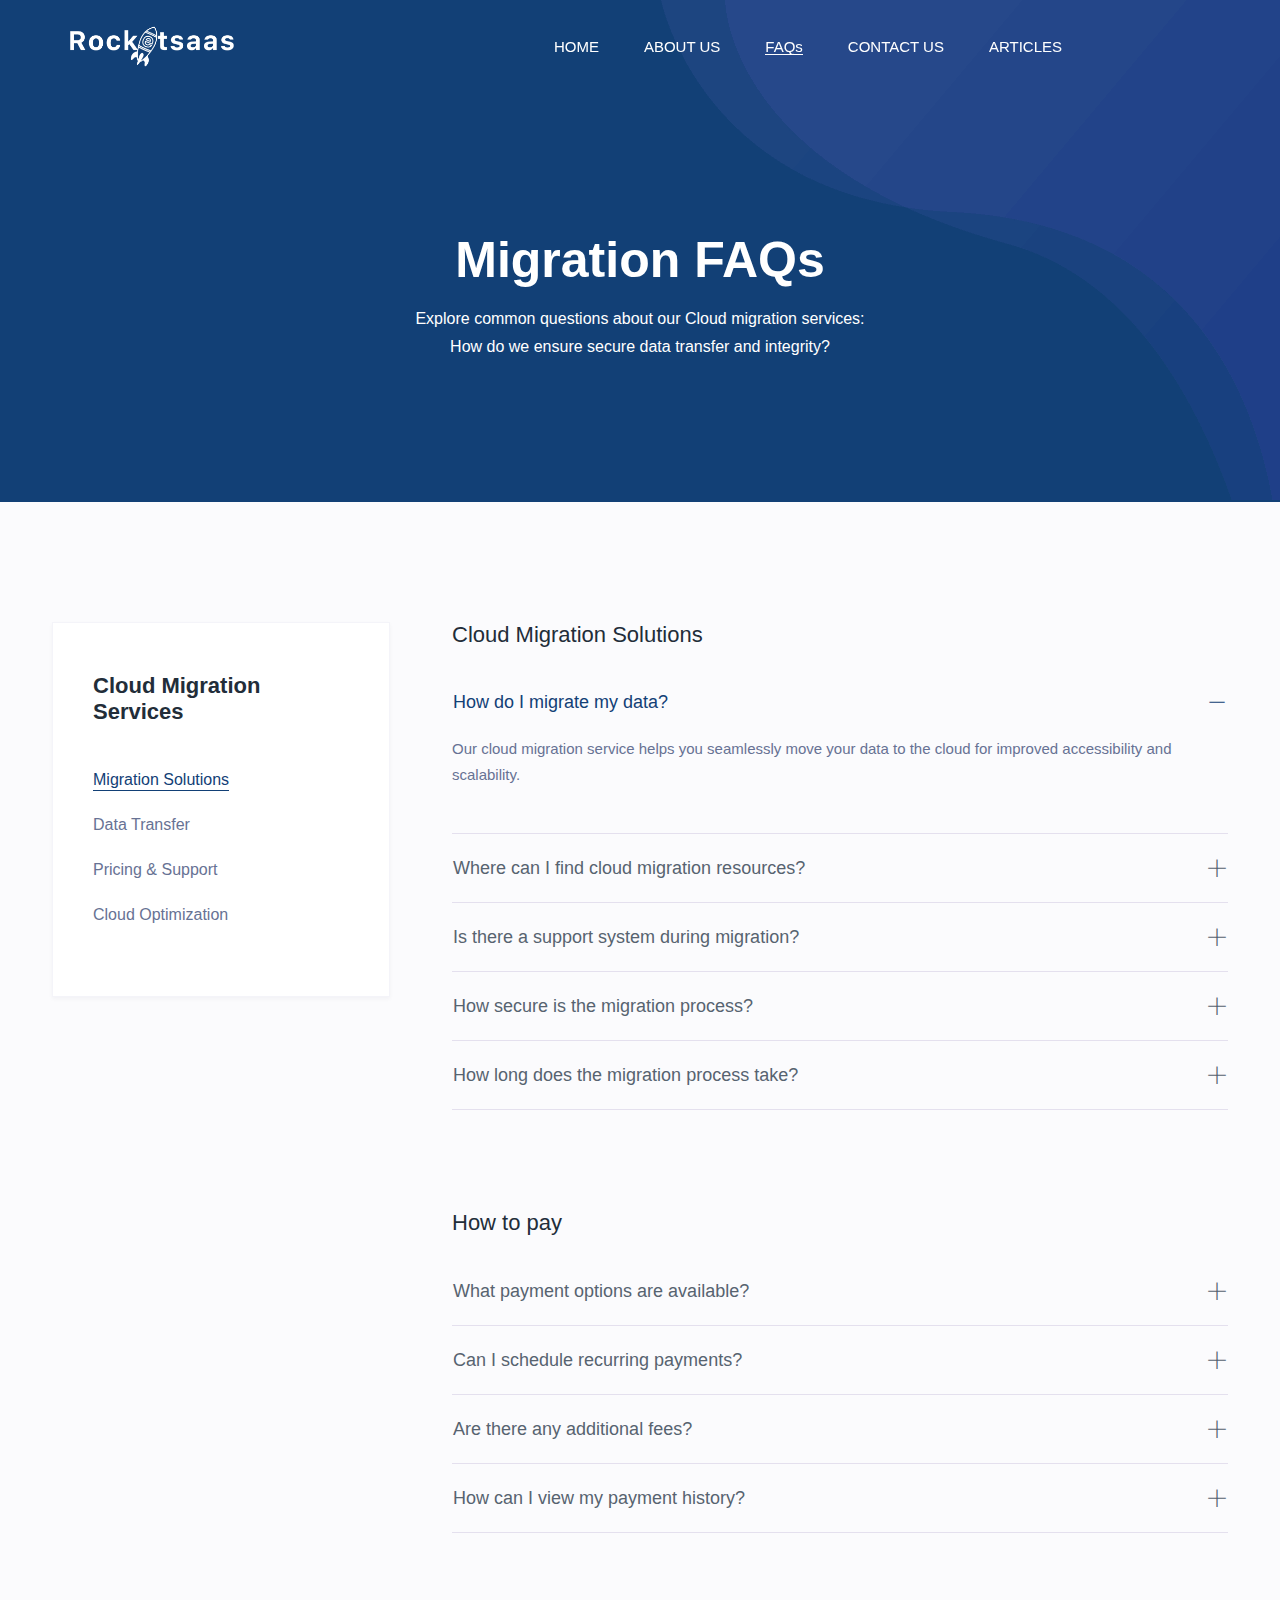
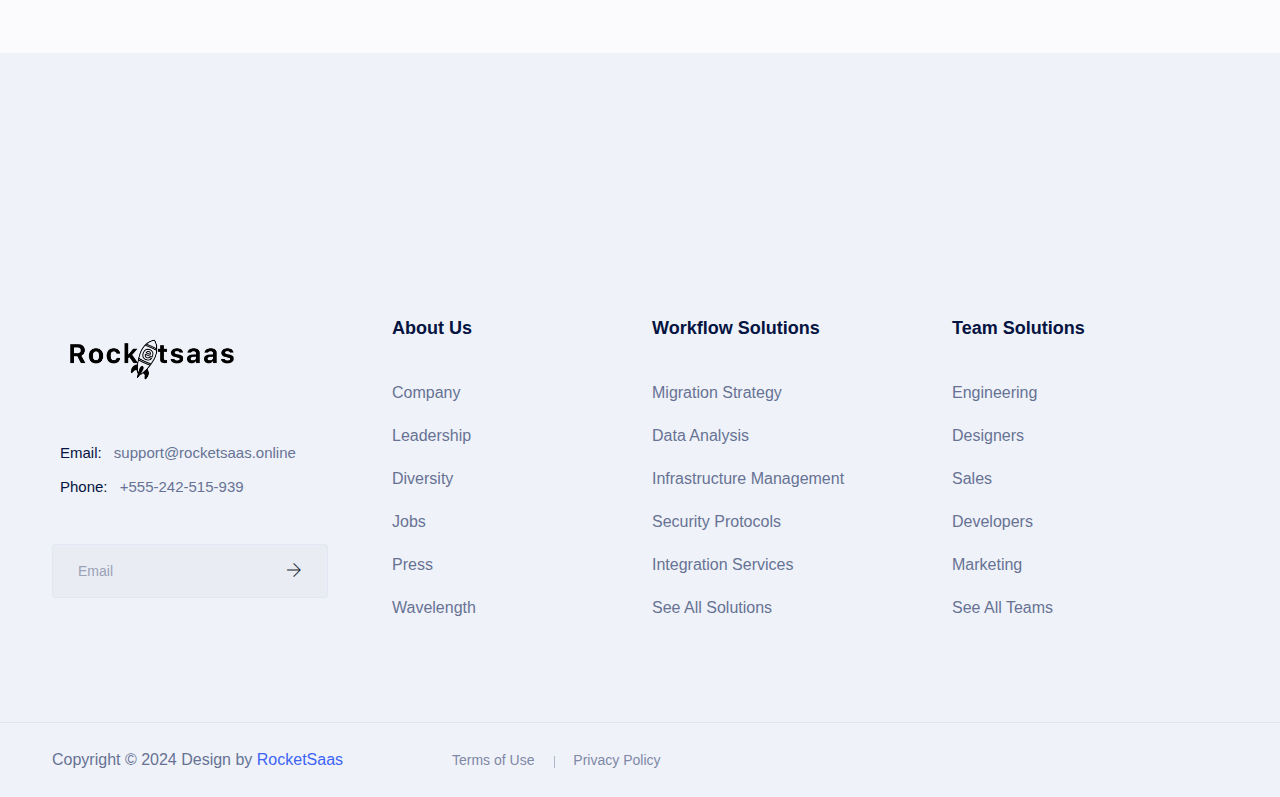
<file: faq.html>
<!DOCTYPE html>
<html lang="en">
  <head>
    <!-- Required meta tags -->
    <meta charset="utf-8" />
    <meta
      name="viewport"
      content="width=device-width, initial-scale=1, shrink-to-fit=no"
    />
    <link rel="shortcut icon" href="asset/favicon.png" type="image/x-icon" />
    <title>Rocketsaas || Cloud Migration</title>
    <!-- Bootstrap CSS -->
    <link rel="stylesheet" href="css/bootstrap.min.css" />
    <link
      rel="stylesheet"
      href="vendors/bootstrap-selector/css/bootstrap-select.min.css"
    />
    <!--icon font css-->
    <link rel="stylesheet" href="vendors/themify-icon/themify-icons.css" />
    <link rel="stylesheet" href="vendors/elagent/style.css" />
    <link rel="stylesheet" href="vendors/flaticon/flaticon.css" />
    <link rel="stylesheet" href="vendors/animation/animate.css" />
    <link
      rel="stylesheet"
      href="vendors/owl-carousel/assets/owl.carousel.min.css"
    />
    <link rel="stylesheet" href="vendors/magnify-pop/magnific-popup.css" />
    <link rel="stylesheet" href="vendors/nice-select/nice-select.css" />
    <link
      rel="stylesheet"
      href="vendors/scroll/jquery.mCustomScrollbar.min.css"
    />
    <link rel="stylesheet" href="css/style.css" />
    <link rel="stylesheet" href="css/responsive.css" />
  </head>

  <body>
    <div id="preloader">
      <div id="ctn-preloader" class="ctn-preloader">
        <div class="animation-preloader">
          <div class="spinner"></div>
          <div class="txt-loading">
            <span data-text-preloader="R" class="letters-loading"> R </span>
            <span data-text-preloader="O" class="letters-loading"> O </span>
            <span data-text-preloader="C" class="letters-loading"> C </span>
            <span data-text-preloader="K" class="letters-loading"> K </span>
            <span data-text-preloader="E" class="letters-loading"> E </span>
            <span data-text-preloader="T" class="letters-loading"> T </span>
            <span data-text-preloader="S" class="letters-loading"> S</span>
            <span data-text-preloader="A" class="letters-loading"> A</span>
            <span data-text-preloader="A" class="letters-loading"> A </span>
            <span data-text-preloader="S" class="letters-loading"> S</span>
          </div>
          <p class="text-center">Loading</p>
        </div>
        <div class="loader">
          <div class="row">
            <div class="col-3 loader-section section-left">
              <div class="bg"></div>
            </div>
            <div class="col-3 loader-section section-left">
              <div class="bg"></div>
            </div>
            <div class="col-3 loader-section section-right">
              <div class="bg"></div>
            </div>
            <div class="col-3 loader-section section-right">
              <div class="bg"></div>
            </div>
          </div>
        </div>
      </div>
    </div>
    <div class="body_wrapper">
      <header class="header_area">
        <nav class="navbar navbar-expand-lg menu_one menu_five">
          <div class="container">
            <a class="navbar-brand sticky_logo" href="#">
              <img src="asset/logoW.png" alt="logo" width="200px" />
              <img src="asset/logoB.png" alt="logo" width="200px" />
            </a>
            <button
              class="navbar-toggler collapsed"
              type="button"
              data-bs-toggle="collapse"
              data-bs-target="#navbarSupportedContent"
              aria-controls="navbarSupportedContent"
              aria-expanded="false"
              aria-label="Toggle navigation"
            >
              <span class="menu_toggle">
                <span class="hamburger">
                  <span></span>
                  <span></span>
                  <span></span>
                </span>
                <span class="hamburger-cross">
                  <span></span>
                  <span></span>
                </span>
              </span>
            </button>

            <div class="collapse navbar-collapse" id="navbarSupportedContent">
              <ul class="navbar-nav menu w_menu pl_120 me-auto ms-auto">
                <li class="nav-item">
                  <a class="nav-link" href="index.html"> HOME </a>
                </li>
                <li class="nav-item">
                  <a title="about" class="nav-link" href="about.html"
                    >ABOUT US</a
                  >
                </li>
                <li class="nav-item active">
                  <a class="nav-link" href="faq.html"> FAQs </a>
                </li>
                <li class="nav-item">
                  <a class="nav-link" href="contact.html"> CONTACT US </a>
                </li>
                <li class="nav-item">
                  <a class="nav-link" href="blog.html"> ARTICLES </a>
                </li>
              </ul>
            </div>
          </div>
        </nav>
      </header>
      <section class="breadcrumb_area">
        <img
          class="breadcrumb_shap"
          src="img/breadcrumb/banner_bg.png"
          alt=""
        />
        <div class="container">
          <div class="breadcrumb_content text-center">
            <h1 class="f_p f_700 f_size_50 w_color l_height50 mb_20">
              Migration FAQs
            </h1>
            <p class="f_400 w_color f_size_16 l_height26">
              Explore common questions about our Cloud migration services:
              <br />
              How do we ensure secure data transfer and integrity?
            </p>
          </div>
        </div>
      </section>

      <section class="faq_area bg_color sec_pad">
        <div class="container">
          <div class="row">
            <div class="col-lg-4 pr_50">
              <div class="faq_tab">
                <h4 class="f_p t_color3 f_600 f_size_22 mb_40">
                  Cloud Migration Services
                </h4>
                <ul class="nav nav-tabs" id="myTab" role="tablist">
                  <li class="nav-item">
                    <div
                      class="nav-link active"
                      id="purchas-tab"
                      data-bs-toggle="tab"
                      data-bs-target="#purchas-tab-pane"
                      role="tab"
                      aria-controls="purchas-tab"
                      aria-selected="true"
                    >
                      Migration Solutions
                    </div>
                  </li>
                  <li class="nav-item">
                    <div
                      class="nav-link"
                      id="returns-tab"
                      data-bs-toggle="tab"
                      data-bs-target="#returns-tab-pane"
                      role="tab"
                      aria-controls="returns-tab"
                      aria-selected="false"
                    >
                      Data Transfer
                    </div>
                  </li>
                  <li class="nav-item">
                    <div
                      class="nav-link"
                      id="price-tab"
                      data-bs-toggle="tab"
                      data-bs-target="#price-tab-pane"
                      role="tab"
                      aria-controls="price-tab"
                      aria-selected="false"
                    >
                      Pricing & Support
                    </div>
                  </li>
                  <li class="nav-item">
                    <div
                      class="nav-link"
                      id="care-tab"
                      data-bs-toggle="tab"
                      data-bs-target="#care-tab-pane"
                      role="tab"
                      aria-controls="care-tab"
                      aria-selected="false"
                    >
                      Cloud Optimization
                    </div>
                  </li>
                </ul>
              </div>
            </div>

            <div class="col-lg-8">
              <div class="tab-content faq_content" id="myTabContent">
                <div
                  class="tab-pane fade show active"
                  id="purchas-tab-pane"
                  role="tabpanel"
                  aria-labelledby="purchas-tab"
                >
                  <h3 class="f_p f_size_22 f_500 t_color3 mb_20">
                    Cloud Migration Solutions
                  </h3>
                  <div id="accordion">
                    <div class="card">
                      <div class="card-header" id="headingOne">
                        <h5 class="mb-0">
                          <button
                            class="btn btn-link"
                            data-bs-toggle="collapse"
                            data-bs-target="#collapseOne"
                            aria-expanded="true"
                            aria-controls="collapseOne"
                          >
                            How do I migrate my data?<i class="ti-plus"></i
                            ><i class="ti-minus"></i>
                          </button>
                        </h5>
                      </div>

                      <div
                        id="collapseOne"
                        class="collapse show"
                        aria-labelledby="headingOne"
                        data-bs-parent="#accordion"
                      >
                        <div class="card-body">
                          Our cloud migration service helps you seamlessly move
                          your data to the cloud for improved accessibility and
                          scalability.
                        </div>
                      </div>
                    </div>
                    <div class="card">
                      <div class="card-header" id="headingTwo">
                        <h5 class="mb-0">
                          <button
                            class="btn btn-link collapsed"
                            data-bs-toggle="collapse"
                            data-bs-target="#collapseTwo"
                            aria-expanded="false"
                            aria-controls="collapseTwo"
                          >
                            Where can I find cloud migration resources?<i
                              class="ti-plus"
                            ></i
                            ><i class="ti-minus"></i>
                          </button>
                        </h5>
                      </div>
                      <div
                        id="collapseTwo"
                        class="collapse"
                        aria-labelledby="headingTwo"
                        data-bs-parent="#accordion"
                      >
                        <div class="card-body">
                          Explore our comprehensive cloud migration resources to
                          guide you through the process effortlessly.
                        </div>
                      </div>
                    </div>
                    <div class="card">
                      <div class="card-header" id="headingThree">
                        <h5 class="mb-0">
                          <button
                            class="btn btn-link collapsed"
                            data-bs-toggle="collapse"
                            data-bs-target="#collapseThree"
                            aria-expanded="false"
                            aria-controls="collapseThree"
                          >
                            Is there a support system during migration?<i
                              class="ti-plus"
                            ></i
                            ><i class="ti-minus"></i>
                          </button>
                        </h5>
                      </div>
                      <div
                        id="collapseThree"
                        class="collapse"
                        aria-labelledby="headingThree"
                        data-bs-parent="#accordion"
                      >
                        <div class="card-body">
                          Our team provides dedicated support to ensure a smooth
                          transition during the cloud migration process.
                        </div>
                      </div>
                    </div>
                    <div class="card">
                      <div class="card-header" id="headingfour">
                        <h5 class="mb-0">
                          <button
                            class="btn btn-link collapsed"
                            data-bs-toggle="collapse"
                            data-bs-target="#collapsefour"
                            aria-expanded="false"
                            aria-controls="collapsefour"
                          >
                            How secure is the migration process?<i
                              class="ti-plus"
                            ></i
                            ><i class="ti-minus"></i>
                          </button>
                        </h5>
                      </div>
                      <div
                        id="collapsefour"
                        class="collapse"
                        aria-labelledby="headingfour"
                        data-bs-parent="#accordion"
                      >
                        <div class="card-body">
                          Our cloud migration platform prioritizes data security
                          with robust measures in place to protect your valuable
                          information.
                        </div>
                      </div>
                    </div>
                    <div class="card">
                      <div class="card-header" id="headingfive">
                        <h5 class="mb-0">
                          <button
                            class="btn btn-link collapsed"
                            data-bs-toggle="collapse"
                            data-bs-target="#collapsefive"
                            aria-expanded="false"
                            aria-controls="collapsefive"
                          >
                            How long does the migration process take?<i
                              class="ti-plus"
                            ></i
                            ><i class="ti-minus"></i>
                          </button>
                        </h5>
                      </div>
                      <div
                        id="collapsefive"
                        class="collapse"
                        aria-labelledby="headingfive"
                        data-bs-parent="#accordion"
                      >
                        <div class="card-body">
                          The duration of the cloud migration process varies
                          based on your specific requirements, but our efficient
                          approach minimizes downtime.
                        </div>
                      </div>
                    </div>
                  </div>
                  <h3 class="f_p f_size_22 f_500 t_color3 mb_20 mt_100">
                    How to pay
                  </h3>
                  <div id="accordion2">
                    <div class="card">
                      <div class="card-header" id="headingsix">
                        <h5 class="mb-0">
                          <button
                            class="btn btn-link collapsed"
                            data-bs-toggle="collapse"
                            data-bs-target="#collapsesix"
                            aria-expanded="false"
                            aria-controls="collapsesix"
                          >
                            What payment options are available?<i
                              class="ti-plus"
                            ></i
                            ><i class="ti-minus"></i>
                          </button>
                        </h5>
                      </div>
                      <div
                        id="collapsesix"
                        class="collapse"
                        aria-labelledby="headingsix"
                        data-bs-parent="#accordion2"
                      >
                        <div class="card-body">
                          Choose from various payment methods for a hassle-free
                          transaction experience.
                        </div>
                      </div>
                    </div>
                    <div class="card">
                      <div class="card-header" id="headingseven">
                        <h5 class="mb-0">
                          <button
                            class="btn btn-link collapsed"
                            data-bs-toggle="collapse"
                            data-bs-target="#collapseseven"
                            aria-expanded="false"
                            aria-controls="collapseseven"
                          >
                            Can I schedule recurring payments?<i
                              class="ti-plus"
                            ></i
                            ><i class="ti-minus"></i>
                          </button>
                        </h5>
                      </div>
                      <div
                        id="collapseseven"
                        class="collapse"
                        aria-labelledby="headingseven"
                        data-bs-parent="#accordion2"
                      >
                        <div class="card-body">
                          Set up recurring payments to streamline your billing
                          process and ensure timely payments.
                        </div>
                      </div>
                    </div>
                    <div class="card">
                      <div class="card-header" id="headingeight">
                        <h5 class="mb-0">
                          <button
                            class="btn btn-link collapsed"
                            data-bs-toggle="collapse"
                            data-bs-target="#collapseeight"
                            aria-expanded="false"
                            aria-controls="collapseeight"
                          >
                            Are there any additional fees?<i class="ti-plus"></i
                            ><i class="ti-minus"></i>
                          </button>
                        </h5>
                      </div>
                      <div
                        id="collapseeight"
                        class="collapse"
                        aria-labelledby="headingeight"
                        data-bs-parent="#accordion2"
                      >
                        <div class="card-body">
                          We strive to keep our pricing transparent, with no
                          hidden fees or charges.
                        </div>
                      </div>
                    </div>
                    <div class="card">
                      <div class="card-header" id="headingnine">
                        <h5 class="mb-0">
                          <button
                            class="btn btn-link collapsed"
                            data-bs-toggle="collapse"
                            data-bs-target="#collapsenine"
                            aria-expanded="false"
                            aria-controls="collapsenine"
                          >
                            How can I view my payment history?<i
                              class="ti-plus"
                            ></i
                            ><i class="ti-minus"></i>
                          </button>
                        </h5>
                      </div>
                      <div
                        id="collapsenine"
                        class="collapse"
                        aria-labelledby="headingnine"
                        data-bs-parent="#accordion2"
                      >
                        <div class="card-body">
                          Access your payment history anytime through our
                          user-friendly interface.
                        </div>
                      </div>
                    </div>
                  </div>
                </div>

                <div
                  class="tab-pane fade"
                  id="returns-tab-pane"
                  role="tabpanel"
                  aria-labelledby="returns-tab"
                >
                  <h3 class="f_p f_size_22 f_500 t_color3 mb_20">
                    Cloud Migration Solutions
                  </h3>
                  <div id="accordion3">
                    <div class="card">
                      <div class="card-header" id="heading10">
                        <h5 class="mb-0">
                          <button
                            class="btn btn-link"
                            data-bs-toggle="collapse"
                            data-bs-target="#collapse10"
                            aria-expanded="true"
                            aria-controls="collapse10"
                          >
                            How do I migrate my data?<i class="ti-plus"></i
                            ><i class="ti-minus"></i>
                          </button>
                        </h5>
                      </div>

                      <div
                        id="collapse10"
                        class="collapse show"
                        aria-labelledby="heading10"
                        data-bs-parent="#accordion3"
                      >
                        <div class="card-body">
                          Our cloud migration service helps you seamlessly move
                          your data to the cloud for improved accessibility and
                          scalability.
                        </div>
                      </div>
                    </div>
                    <div class="card">
                      <div class="card-header" id="heading11">
                        <h5 class="mb-0">
                          <button
                            class="btn btn-link collapsed"
                            data-bs-toggle="collapse"
                            data-bs-target="#collapse11"
                            aria-expanded="false"
                            aria-controls="collapse11"
                          >
                            Where can I find cloud migration resources?<i
                              class="ti-plus"
                            ></i
                            ><i class="ti-minus"></i>
                          </button>
                        </h5>
                      </div>
                      <div
                        id="collapse11"
                        class="collapse"
                        aria-labelledby="heading11"
                        data-bs-parent="#accordion3"
                      >
                        <div class="card-body">
                          Explore our comprehensive cloud migration resources to
                          guide you through the process effortlessly.
                        </div>
                      </div>
                    </div>
                    <div class="card">
                      <div class="card-header" id="heading12">
                        <h5 class="mb-0">
                          <button
                            class="btn btn-link collapsed"
                            data-bs-toggle="collapse"
                            data-bs-target="#collapse12"
                            aria-expanded="false"
                            aria-controls="collapse12"
                          >
                            Is there a support system during migration?<i
                              class="ti-plus"
                            ></i
                            ><i class="ti-minus"></i>
                          </button>
                        </h5>
                      </div>
                      <div
                        id="collapse12"
                        class="collapse"
                        aria-labelledby="heading12"
                        data-bs-parent="#accordion3"
                      >
                        <div class="card-body">
                          Our team provides dedicated support to ensure a smooth
                          transition during the cloud migration process.
                        </div>
                      </div>
                    </div>
                    <div class="card">
                      <div class="card-header" id="heading13">
                        <h5 class="mb-0">
                          <button
                            class="btn btn-link collapsed"
                            data-bs-toggle="collapse"
                            data-bs-target="#collapse13"
                            aria-expanded="false"
                            aria-controls="collapse13"
                          >
                            What security measures are in place?<i
                              class="ti-plus"
                            ></i
                            ><i class="ti-minus"></i>
                          </button>
                        </h5>
                      </div>
                      <div
                        id="collapse13"
                        class="collapse"
                        aria-labelledby="heading13"
                        data-bs-parent="#accordion3"
                      >
                        <div class="card-body">
                          Our cloud migration platform prioritizes data security
                          with robust measures in place to protect your valuable
                          information.
                        </div>
                      </div>
                    </div>
                    <div class="card">
                      <div class="card-header" id="heading14">
                        <h5 class="mb-0">
                          <button
                            class="btn btn-link collapsed"
                            data-bs-toggle="collapse"
                            data-bs-target="#collapse14"
                            aria-expanded="false"
                            aria-controls="collapse14"
                          >
                            How long does the migration process take?<i
                              class="ti-plus"
                            ></i
                            ><i class="ti-minus"></i>
                          </button>
                        </h5>
                      </div>
                      <div
                        id="collapse14"
                        class="collapse"
                        aria-labelledby="heading14"
                        data-bs-parent="#accordion3"
                      >
                        <div class="card-body">
                          The duration of the cloud migration process varies
                          based on your specific requirements, but our efficient
                          approach minimizes downtime.
                        </div>
                      </div>
                    </div>
                  </div>
                </div>

                <div
                  class="tab-pane fade"
                  id="price-tab-pane"
                  role="tabpanel"
                  aria-labelledby="price-tab"
                >
                  <h3 class="f_p f_size_22 f_500 t_color3 mb_20">
                    Cloud Migration Solutions
                  </h3>
                  <div id="accordion4">
                    <div class="card">
                      <div class="card-header" id="heading15">
                        <h5 class="mb-0">
                          <button
                            class="btn btn-link"
                            data-bs-toggle="collapse"
                            data-bs-target="#collapse15"
                            aria-expanded="true"
                            aria-controls="collapse15"
                          >
                            How do I migrate my data?<i class="ti-plus"></i
                            ><i class="ti-minus"></i>
                          </button>
                        </h5>
                      </div>

                      <div
                        id="collapse15"
                        class="collapse show"
                        aria-labelledby="heading15"
                        data-bs-parent="#accordion4"
                      >
                        <div class="card-body">
                          Our cloud migration service helps you seamlessly move
                          your data to the cloud for improved accessibility and
                          scalability.
                        </div>
                      </div>
                    </div>
                    <div class="card">
                      <div class="card-header" id="heading16">
                        <h5 class="mb-0">
                          <button
                            class="btn btn-link collapsed"
                            data-bs-toggle="collapse"
                            data-bs-target="#collapse16"
                            aria-expanded="false"
                            aria-controls="collapse16"
                          >
                            Where can I find cloud migration resources?<i
                              class="ti-plus"
                            ></i
                            ><i class="ti-minus"></i>
                          </button>
                        </h5>
                      </div>
                      <div
                        id="collapse16"
                        class="collapse"
                        aria-labelledby="heading16"
                        data-bs-parent="#accordion4"
                      >
                        <div class="card-body">
                          Explore our comprehensive cloud migration resources to
                          guide you through the process effortlessly.
                        </div>
                      </div>
                    </div>
                    <div class="card">
                      <div class="card-header" id="heading17">
                        <h5 class="mb-0">
                          <button
                            class="btn btn-link collapsed"
                            data-bs-toggle="collapse"
                            data-bs-target="#collapse17"
                            aria-expanded="false"
                            aria-controls="collapse17"
                          >
                            Is there a support system during migration?<i
                              class="ti-plus"
                            ></i
                            ><i class="ti-minus"></i>
                          </button>
                        </h5>
                      </div>
                      <div
                        id="collapse17"
                        class="collapse"
                        aria-labelledby="heading17"
                        data-bs-parent="#accordion4"
                      >
                        <div class="card-body">
                          Our team provides dedicated support to ensure a smooth
                          transition during the cloud migration process.
                        </div>
                      </div>
                    </div>
                    <div class="card">
                      <div class="card-header" id="heading18">
                        <h5 class="mb-0">
                          <button
                            class="btn btn-link collapsed"
                            data-bs-toggle="collapse"
                            data-bs-target="#collapse18"
                            aria-expanded="false"
                            aria-controls="collapse18"
                          >
                            What security measures are in place?<i
                              class="ti-plus"
                            ></i
                            ><i class="ti-minus"></i>
                          </button>
                        </h5>
                      </div>
                      <div
                        id="collapse18"
                        class="collapse"
                        aria-labelledby="heading18"
                        data-bs-parent="#accordion4"
                      >
                        <div class="card-body">
                          Our cloud migration platform prioritizes data security
                          with robust measures in place to protect your valuable
                          information.
                        </div>
                      </div>
                    </div>
                    <div class="card">
                      <div class="card-header" id="heading19">
                        <h5 class="mb-0">
                          <button
                            class="btn btn-link collapsed"
                            data-bs-toggle="collapse"
                            data-bs-target="#collapse19"
                            aria-expanded="false"
                            aria-controls="collapse19"
                          >
                            How long does the migration process take?<i
                              class="ti-plus"
                            ></i
                            ><i class="ti-minus"></i>
                          </button>
                        </h5>
                      </div>
                      <div
                        id="collapse19"
                        class="collapse"
                        aria-labelledby="heading19"
                        data-bs-parent="#accordion4"
                      >
                        <div class="card-body">
                          The duration of the cloud migration process varies
                          based on your specific requirements, but our efficient
                          approach minimizes downtime.
                        </div>
                      </div>
                    </div>
                  </div>
                  <h3 class="f_p f_size_22 f_500 t_color3 mb_20 mt_100">
                    Cloud Migration Payment Options
                  </h3>
                  <div id="accordion5">
                    <div class="card">
                      <div class="card-header" id="heading20">
                        <h5 class="mb-0">
                          <button
                            class="btn btn-link collapsed"
                            data-bs-toggle="collapse"
                            data-bs-target="#collapse20"
                            aria-expanded="false"
                            aria-controls="collapse20"
                          >
                            How do I pay for cloud migration services?<i
                              class="ti-plus"
                            ></i
                            ><i class="ti-minus"></i>
                          </button>
                        </h5>
                      </div>
                      <div
                        id="collapse20"
                        class="collapse"
                        aria-labelledby="heading20"
                        data-bs-parent="#accordion5"
                      >
                        <div class="card-body">
                          Choose from a variety of payment options to suit your
                          needs and preferences for our cloud migration
                          services.
                        </div>
                      </div>
                    </div>
                    <div class="card">
                      <div class="card-header" id="heading21">
                        <h5 class="mb-0">
                          <button
                            class="btn btn-link collapsed"
                            data-bs-toggle="collapse"
                            data-bs-target="#collapse21"
                            aria-expanded="false"
                            aria-controls="collapse21"
                          >
                            What are the accepted payment methods?<i
                              class="ti-plus"
                            ></i
                            ><i class="ti-minus"></i>
                          </button>
                        </h5>
                      </div>
                      <div
                        id="collapse21"
                        class="collapse"
                        aria-labelledby="heading21"
                        data-bs-parent="#accordion5"
                      >
                        <div class="card-body">
                          We accept various payment methods, including credit
                          cards, bank transfers, and online payment platforms,
                          to provide flexibility for our clients.
                        </div>
                      </div>
                    </div>
                    <div class="card">
                      <div class="card-header" id="heading22">
                        <h5 class="mb-0">
                          <button
                            class="btn btn-link collapsed"
                            data-bs-toggle="collapse"
                            data-bs-target="#collapse22"
                            aria-expanded="false"
                            aria-controls="collapse22"
                          >
                            Are there any hidden fees?<i class="ti-plus"></i
                            ><i class="ti-minus"></i>
                          </button>
                        </h5>
                      </div>
                      <div
                        id="collapse22"
                        class="collapse"
                        aria-labelledby="heading22"
                        data-bs-parent="#accordion5"
                      >
                        <div class="card-body">
                          We maintain transparency in our pricing structure,
                          ensuring there are no hidden fees associated with our
                          cloud migration services.
                        </div>
                      </div>
                    </div>
                    <div class="card">
                      <div class="card-header" id="heading23">
                        <h5 class="mb-0">
                          <button
                            class="btn btn-link collapsed"
                            data-bs-toggle="collapse"
                            data-bs-target="#collapse23"
                            aria-expanded="false"
                            aria-controls="collapse23"
                          >
                            Can I cancel or modify my payment?<i
                              class="ti-plus"
                            ></i
                            ><i class="ti-minus"></i>
                          </button>
                        </h5>
                      </div>
                      <div
                        id="collapse23"
                        class="collapse"
                        aria-labelledby="heading23"
                        data-bs-parent="#accordion5"
                      >
                        <div class="card-body">
                          We offer flexibility for clients to cancel or modify
                          their payments based on their changing needs or
                          circumstances.
                        </div>
                      </div>
                    </div>
                  </div>
                </div>

                <div
                  class="tab-pane fade"
                  id="care-tab-pane"
                  role="tabpanel"
                  aria-labelledby="care-tab"
                >
                  <h3 class="f_p f_size_22 f_500 t_color3 mb_20">
                    Cloud Migration Process
                  </h3>
                  <div id="accordion6">
                    <div class="card">
                      <div class="card-header" id="heading24">
                        <h5 class="mb-0">
                          <button
                            class="btn btn-link"
                            data-bs-toggle="collapse"
                            data-bs-target="#collapse24"
                            aria-expanded="true"
                            aria-controls="collapse24"
                          >
                            How do I migrate my data?<i class="ti-plus"></i
                            ><i class="ti-minus"></i>
                          </button>
                        </h5>
                      </div>

                      <div
                        id="collapse24"
                        class="collapse show"
                        aria-labelledby="heading24"
                        data-bs-parent="#accordion6"
                      >
                        <div class="card-body">
                          Cloud migration involves transferring data,
                          applications, and other business elements to a cloud
                          environment for improved scalability and
                          accessibility.
                        </div>
                      </div>
                    </div>
                    <div class="card">
                      <div class="card-header" id="heading25">
                        <h5 class="mb-0">
                          <button
                            class="btn btn-link collapsed"
                            data-bs-toggle="collapse"
                            data-bs-target="#collapse25"
                            aria-expanded="false"
                            aria-controls="collapse25"
                          >
                            Where can I find cloud migration resources?<i
                              class="ti-plus"
                            ></i
                            ><i class="ti-minus"></i>
                          </button>
                        </h5>
                      </div>
                      <div
                        id="collapse25"
                        class="collapse"
                        aria-labelledby="heading25"
                        data-bs-parent="#accordion6"
                      >
                        <div class="card-body">
                          Our cloud migration platform provides comprehensive
                          resources and guides to assist you throughout the
                          migration journey.
                        </div>
                      </div>
                    </div>
                    <div class="card">
                      <div class="card-header" id="heading26">
                        <h5 class="mb-0">
                          <button
                            class="btn btn-link collapsed"
                            data-bs-toggle="collapse"
                            data-bs-target="#collapse26"
                            aria-expanded="false"
                            aria-controls="collapse26"
                          >
                            Is there a support system during migration?<i
                              class="ti-plus"
                            ></i
                            ><i class="ti-minus"></i>
                          </button>
                        </h5>
                      </div>
                      <div
                        id="collapse26"
                        class="collapse"
                        aria-labelledby="heading26"
                        data-bs-parent="#accordion6"
                      >
                        <div class="card-body">
                          Our team offers dedicated support throughout the cloud
                          migration process to ensure a seamless transition.
                        </div>
                      </div>
                    </div>
                    <div class="card">
                      <div class="card-header" id="heading27">
                        <h5 class="mb-0">
                          <button
                            class="btn btn-link collapsed"
                            data-bs-toggle="collapse"
                            data-bs-target="#collapse27"
                            aria-expanded="false"
                            aria-controls="collapse27"
                          >
                            What security measures are in place?<i
                              class="ti-plus"
                            ></i
                            ><i class="ti-minus"></i>
                          </button>
                        </h5>
                      </div>
                      <div
                        id="collapse27"
                        class="collapse"
                        aria-labelledby="heading27"
                        data-bs-parent="#accordion6"
                      >
                        <div class="card-body">
                          We implement robust security protocols to safeguard
                          your data during the migration process and beyond.
                        </div>
                      </div>
                    </div>
                    <div class="card">
                      <div class="card-header" id="heading28">
                        <h5 class="mb-0">
                          <button
                            class="btn btn-link collapsed"
                            data-bs-toggle="collapse"
                            data-bs-target="#collapse28"
                            aria-expanded="false"
                            aria-controls="collapse28"
                          >
                            How long does the migration process take?<i
                              class="ti-plus"
                            ></i
                            ><i class="ti-minus"></i>
                          </button>
                        </h5>
                      </div>
                      <div
                        id="collapse28"
                        class="collapse"
                        aria-labelledby="heading28"
                        data-bs-parent="#accordion6"
                      >
                        <div class="card-body">
                          The duration of the cloud migration process depends on
                          various factors such as the volume of data and
                          complexity of the infrastructure, but our streamlined
                          approach ensures minimal downtime.
                        </div>
                      </div>
                    </div>
                  </div>
                </div>
              </div>
            </div>
          </div>
        </div>
      </section>
      <!-- footer begins -->
      <footer class="footer_area footer_area_five pt_150 f_bg">
        <div class="footer_top">
          <div class="container">
            <div class="row">
              <div class="col-lg-3 col-md-6">
                <div class="f_widget company_widget">
                  <a href="index.html" class="f-logo">
                    <img src="asset/logoB.png" alt="logo" width="200px" />
                  </a>
                  <div class="widget-wrap">
                    <p class="f_400 f_p f_size_15 mb-0 l_height34">
                      <span>Email:</span>
                      <a href="mailto:support@rocketsaas.online" class="f_400"
                        >support@rocketsaas.online</a
                      >
                    </p>
                    <p class="f_400 f_p f_size_15 mb-0 l_height34">
                      <span>Phone:</span>
                      <a href="tel:+555-242-515-939" class="f_400"
                        >+555-242-515-939</a
                      >
                    </p>
                  </div>
                  <form
                    action="#"
                    class="f_subscribe mailchimp_two"
                    method="post"
                  >
                    <input
                      type="text"
                      name="EMAIL"
                      class="form-control memail"
                      placeholder="Email"
                    />
                    <button class="btn btn-submit" type="submit">
                      <i class="ti-arrow-right"></i>
                    </button>
                    <p class="mchimp-errmessage" style="display: none"></p>
                    <p class="mchimp-sucmessage" style="display: none"></p>
                  </form>
                </div>
              </div>
              <div class="col-lg-3 col-md-6">
                <div class="f_widget about-widget pl_40">
                  <h3 class="f-title f_600 t_color f_size_18 mb_40">
                    About Us
                  </h3>
                  <ul class="list-unstyled f_list">
                    <li><a href="about.html">Company</a></li>
                    <li><a href="#">Leadership</a></li>
                    <li><a href="#">Diversity</a></li>
                    <li><a href="#">Jobs</a></li>
                    <li><a href="#">Press</a></li>
                    <li><a href="#">Wavelength</a></li>
                  </ul>
                </div>
              </div>
              <div class="col-lg-3 col-md-6">
                <div class="f_widget about-widget">
                  <h3 class="f-title f_600 t_color f_size_18 mb_40">
                    Workflow Solutions
                  </h3>
                  <ul class="list-unstyled f_list">
                    <li><a href="#">Migration Strategy</a></li>
                    <li><a href="#">Data Analysis</a></li>
                    <li><a href="#">Infrastructure Management</a></li>
                    <li><a href="#">Security Protocols</a></li>
                    <li><a href="#">Integration Services</a></li>
                    <li><a href="#">See All Solutions</a></li>
                  </ul>
                </div>
              </div>
              <div class="col-lg-3 col-md-6">
                <div class="f_widget about-widget">
                  <h3 class="f-title f_600 t_color f_size_18 mb_40">
                    Team Solutions
                  </h3>
                  <ul class="list-unstyled f_list">
                    <li><a href="#">Engineering</a></li>
                    <li><a href="#">Designers</a></li>
                    <li><a href="#">Sales</a></li>
                    <li><a href="#">Developers</a></li>
                    <li><a href="#">Marketing</a></li>
                    <li><a href="#">See All Teams</a></li>
                  </ul>
                </div>
              </div>
            </div>
          </div>
        </div>
        <div class="footer_bottom">
          <div class="container">
            <div class="row">
              <div class="col-lg-4 col-md-5 col-sm-6">
                <p class="mb-0 f_400">
                  Copyright © 2024 Design by <a href="#">RocketSaas</a>
                </p>
              </div>
              <div class="col-lg-4 col-md-4 col-sm-12">
                <ul class="list-unstyled f_menu text-right">
                  <li><a href="#">Terms of Use</a></li>
                  <li><a href="#">Privacy Policy</a></li>
                </ul>
              </div>
            </div>
          </div>
        </div>
      </footer>
      <!-- footer ends -->
    </div>
    <!-- Optional JavaScript -->
    <!-- jQuery first, then Popper.js, then Bootstrap JS -->
    <script src="js/jquery-3.6.0.min.js"></script>
    <script src="js/popper.min.js"></script>
    <script src="js/bootstrap.min.js"></script>
    <script src="vendors/wow/wow.min.js"></script>
    <script src="vendors/sckroller/jquery.parallax-scroll.js"></script>
    <script src="vendors/owl-carousel/owl.carousel.min.js"></script>
    <script src="vendors/imagesloaded/imagesloaded.pkgd.min.js"></script>
    <script src="vendors/isotope/isotope-min.js"></script>
    <script src="vendors/magnify-pop/jquery.magnific-popup.min.js"></script>
    <script src="vendors/scroll/jquery.mCustomScrollbar.concat.min.js"></script>
    <script src="js/plugins.js"></script>
    <script src="js/main.js"></script>
  </body>

  <!-- Mirrored from html.droitlab.com/saasland/faq.html by HTTrack Website Copier/3.x [XR&CO'2014], Wed, 13 Mar 2024 10:15:09 GMT -->
</html>
</file>
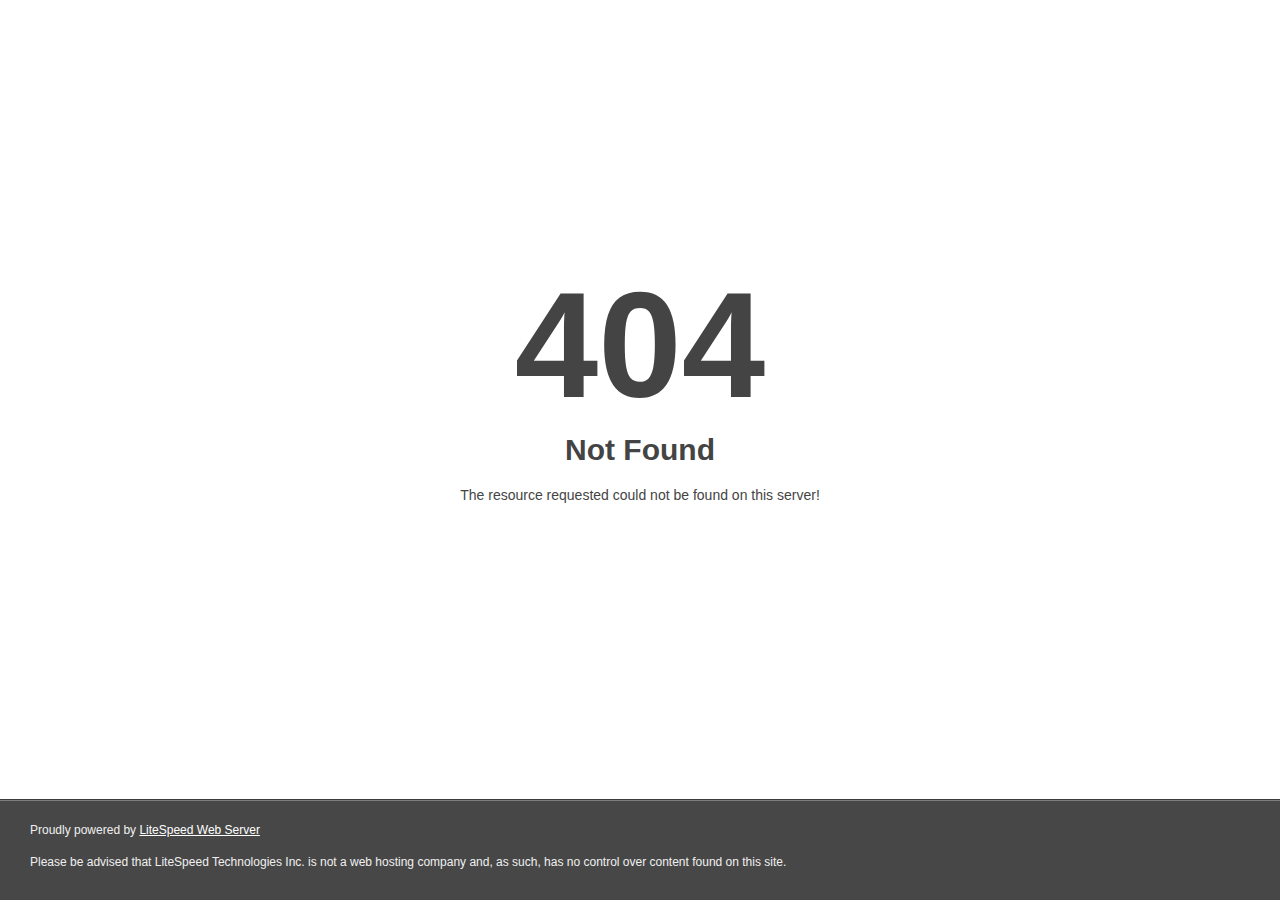
<file: img/home7/iPhonex2.html>
<!DOCTYPE html>
<html style="height:100%">
<head>
<meta name="viewport" content="width=device-width, initial-scale=1, shrink-to-fit=no" />
<title> 404 Not Found
</title></head>
<body style="color: #444; margin:0;font: normal 14px/20px Arial, Helvetica, sans-serif; height:100%; background-color: #fff;">
<div style="height:auto; min-height:100%; ">     <div style="text-align: center; width:800px; margin-left: -400px; position:absolute; top: 30%; left:50%;">
        <h1 style="margin:0; font-size:150px; line-height:150px; font-weight:bold;">404</h1>
<h2 style="margin-top:20px;font-size: 30px;">Not Found
</h2>
<p>The resource requested could not be found on this server!</p>
</div></div><div style="color:#f0f0f0; font-size:12px;margin:auto;padding:0px 30px 0px 30px;position:relative;clear:both;height:100px;margin-top:-101px;background-color:#474747;border-top: 1px solid rgba(0,0,0,0.15);box-shadow: 0 1px 0 rgba(255, 255, 255, 0.3) inset;">
<br>Proudly powered by  <a style="color:#fff;" href="http://www.litespeedtech.com/error-page">LiteSpeed Web Server</a><p>Please be advised that LiteSpeed Technologies Inc. is not a web hosting company and, as such, has no control over content found on this site.</p></div></body></html>
</file>
<file: vendors/themify-icon/themify-icons.css>
@font-face {
	font-family: 'themify';
	src:url('fonts/themify9f24.html?-fvbane');
	src:url('fonts/themifyd41d.html?#iefix-fvbane') format('embedded-opentype'),
		url('fonts/themify9f24.woff?-fvbane') format('woff'),
		url('fonts/themify9f24.ttf?-fvbane') format('truetype'),
		url('fonts/themify9f24-2.html?-fvbane#themify') format('svg');
	font-weight: normal;
	font-style: normal;
}

[class^="ti-"], [class*=" ti-"] {
	font-family: 'themify';
	speak: none;
	font-style: normal;
	font-weight: normal;
	font-variant: normal;
	text-transform: none;
	line-height: 1;

	/* Better Font Rendering =========== */
	-webkit-font-smoothing: antialiased;
	-moz-osx-font-smoothing: grayscale;
}

.ti-wand:before {
	content: "\e600";
}
.ti-volume:before {
	content: "\e601";
}
.ti-user:before {
	content: "\e602";
}
.ti-unlock:before {
	content: "\e603";
}
.ti-unlink:before {
	content: "\e604";
}
.ti-trash:before {
	content: "\e605";
}
.ti-thought:before {
	content: "\e606";
}
.ti-target:before {
	content: "\e607";
}
.ti-tag:before {
	content: "\e608";
}
.ti-tablet:before {
	content: "\e609";
}
.ti-star:before {
	content: "\e60a";
}
.ti-spray:before {
	content: "\e60b";
}
.ti-signal:before {
	content: "\e60c";
}
.ti-shopping-cart:before {
	content: "\e60d";
}
.ti-shopping-cart-full:before {
	content: "\e60e";
}
.ti-settings:before {
	content: "\e60f";
}
.ti-search:before {
	content: "\e610";
}
.ti-zoom-in:before {
	content: "\e611";
}
.ti-zoom-out:before {
	content: "\e612";
}
.ti-cut:before {
	content: "\e613";
}
.ti-ruler:before {
	content: "\e614";
}
.ti-ruler-pencil:before {
	content: "\e615";
}
.ti-ruler-alt:before {
	content: "\e616";
}
.ti-bookmark:before {
	content: "\e617";
}
.ti-bookmark-alt:before {
	content: "\e618";
}
.ti-reload:before {
	content: "\e619";
}
.ti-plus:before {
	content: "\e61a";
}
.ti-pin:before {
	content: "\e61b";
}
.ti-pencil:before {
	content: "\e61c";
}
.ti-pencil-alt:before {
	content: "\e61d";
}
.ti-paint-roller:before {
	content: "\e61e";
}
.ti-paint-bucket:before {
	content: "\e61f";
}
.ti-na:before {
	content: "\e620";
}
.ti-mobile:before {
	content: "\e621";
}
.ti-minus:before {
	content: "\e622";
}
.ti-medall:before {
	content: "\e623";
}
.ti-medall-alt:before {
	content: "\e624";
}
.ti-marker:before {
	content: "\e625";
}
.ti-marker-alt:before {
	content: "\e626";
}
.ti-arrow-up:before {
	content: "\e627";
}
.ti-arrow-right:before {
	content: "\e628";
}
.ti-arrow-left:before {
	content: "\e629";
}
.ti-arrow-down:before {
	content: "\e62a";
}
.ti-lock:before {
	content: "\e62b";
}
.ti-location-arrow:before {
	content: "\e62c";
}
.ti-link:before {
	content: "\e62d";
}
.ti-layout:before {
	content: "\e62e";
}
.ti-layers:before {
	content: "\e62f";
}
.ti-layers-alt:before {
	content: "\e630";
}
.ti-key:before {
	content: "\e631";
}
.ti-import:before {
	content: "\e632";
}
.ti-image:before {
	content: "\e633";
}
.ti-heart:before {
	content: "\e634";
}
.ti-heart-broken:before {
	content: "\e635";
}
.ti-hand-stop:before {
	content: "\e636";
}
.ti-hand-open:before {
	content: "\e637";
}
.ti-hand-drag:before {
	content: "\e638";
}
.ti-folder:before {
	content: "\e639";
}
.ti-flag:before {
	content: "\e63a";
}
.ti-flag-alt:before {
	content: "\e63b";
}
.ti-flag-alt-2:before {
	content: "\e63c";
}
.ti-eye:before {
	content: "\e63d";
}
.ti-export:before {
	content: "\e63e";
}
.ti-exchange-vertical:before {
	content: "\e63f";
}
.ti-desktop:before {
	content: "\e640";
}
.ti-cup:before {
	content: "\e641";
}
.ti-crown:before {
	content: "\e642";
}
.ti-comments:before {
	content: "\e643";
}
.ti-comment:before {
	content: "\e644";
}
.ti-comment-alt:before {
	content: "\e645";
}
.ti-close:before {
	content: "\e646";
}
.ti-clip:before {
	content: "\e647";
}
.ti-angle-up:before {
	content: "\e648";
}
.ti-angle-right:before {
	content: "\e649";
}
.ti-angle-left:before {
	content: "\e64a";
}
.ti-angle-down:before {
	content: "\e64b";
}
.ti-check:before {
	content: "\e64c";
}
.ti-check-box:before {
	content: "\e64d";
}
.ti-camera:before {
	content: "\e64e";
}
.ti-announcement:before {
	content: "\e64f";
}
.ti-brush:before {
	content: "\e650";
}
.ti-briefcase:before {
	content: "\e651";
}
.ti-bolt:before {
	content: "\e652";
}
.ti-bolt-alt:before {
	content: "\e653";
}
.ti-blackboard:before {
	content: "\e654";
}
.ti-bag:before {
	content: "\e655";
}
.ti-move:before {
	content: "\e656";
}
.ti-arrows-vertical:before {
	content: "\e657";
}
.ti-arrows-horizontal:before {
	content: "\e658";
}
.ti-fullscreen:before {
	content: "\e659";
}
.ti-arrow-top-right:before {
	content: "\e65a";
}
.ti-arrow-top-left:before {
	content: "\e65b";
}
.ti-arrow-circle-up:before {
	content: "\e65c";
}
.ti-arrow-circle-right:before {
	content: "\e65d";
}
.ti-arrow-circle-left:before {
	content: "\e65e";
}
.ti-arrow-circle-down:before {
	content: "\e65f";
}
.ti-angle-double-up:before {
	content: "\e660";
}
.ti-angle-double-right:before {
	content: "\e661";
}
.ti-angle-double-left:before {
	content: "\e662";
}
.ti-angle-double-down:before {
	content: "\e663";
}
.ti-zip:before {
	content: "\e664";
}
.ti-world:before {
	content: "\e665";
}
.ti-wheelchair:before {
	content: "\e666";
}
.ti-view-list:before {
	content: "\e667";
}
.ti-view-list-alt:before {
	content: "\e668";
}
.ti-view-grid:before {
	content: "\e669";
}
.ti-uppercase:before {
	content: "\e66a";
}
.ti-upload:before {
	content: "\e66b";
}
.ti-underline:before {
	content: "\e66c";
}
.ti-truck:before {
	content: "\e66d";
}
.ti-timer:before {
	content: "\e66e";
}
.ti-ticket:before {
	content: "\e66f";
}
.ti-thumb-up:before {
	content: "\e670";
}
.ti-thumb-down:before {
	content: "\e671";
}
.ti-text:before {
	content: "\e672";
}
.ti-stats-up:before {
	content: "\e673";
}
.ti-stats-down:before {
	content: "\e674";
}
.ti-split-v:before {
	content: "\e675";
}
.ti-split-h:before {
	content: "\e676";
}
.ti-smallcap:before {
	content: "\e677";
}
.ti-shine:before {
	content: "\e678";
}
.ti-shift-right:before {
	content: "\e679";
}
.ti-shift-left:before {
	content: "\e67a";
}
.ti-shield:before {
	content: "\e67b";
}
.ti-notepad:before {
	content: "\e67c";
}
.ti-server:before {
	content: "\e67d";
}
.ti-quote-right:before {
	content: "\e67e";
}
.ti-quote-left:before {
	content: "\e67f";
}
.ti-pulse:before {
	content: "\e680";
}
.ti-printer:before {
	content: "\e681";
}
.ti-power-off:before {
	content: "\e682";
}
.ti-plug:before {
	content: "\e683";
}
.ti-pie-chart:before {
	content: "\e684";
}
.ti-paragraph:before {
	content: "\e685";
}
.ti-panel:before {
	content: "\e686";
}
.ti-package:before {
	content: "\e687";
}
.ti-music:before {
	content: "\e688";
}
.ti-music-alt:before {
	content: "\e689";
}
.ti-mouse:before {
	content: "\e68a";
}
.ti-mouse-alt:before {
	content: "\e68b";
}
.ti-money:before {
	content: "\e68c";
}
.ti-microphone:before {
	content: "\e68d";
}
.ti-menu:before {
	content: "\e68e";
}
.ti-menu-alt:before {
	content: "\e68f";
}
.ti-map:before {
	content: "\e690";
}
.ti-map-alt:before {
	content: "\e691";
}
.ti-loop:before {
	content: "\e692";
}
.ti-location-pin:before {
	content: "\e693";
}
.ti-list:before {
	content: "\e694";
}
.ti-light-bulb:before {
	content: "\e695";
}
.ti-Italic:before {
	content: "\e696";
}
.ti-info:before {
	content: "\e697";
}
.ti-infinite:before {
	content: "\e698";
}
.ti-id-badge:before {
	content: "\e699";
}
.ti-hummer:before {
	content: "\e69a";
}
.ti-home:before {
	content: "\e69b";
}
.ti-help:before {
	content: "\e69c";
}
.ti-headphone:before {
	content: "\e69d";
}
.ti-harddrives:before {
	content: "\e69e";
}
.ti-harddrive:before {
	content: "\e69f";
}
.ti-gift:before {
	content: "\e6a0";
}
.ti-game:before {
	content: "\e6a1";
}
.ti-filter:before {
	content: "\e6a2";
}
.ti-files:before {
	content: "\e6a3";
}
.ti-file:before {
	content: "\e6a4";
}
.ti-eraser:before {
	content: "\e6a5";
}
.ti-envelope:before {
	content: "\e6a6";
}
.ti-download:before {
	content: "\e6a7";
}
.ti-direction:before {
	content: "\e6a8";
}
.ti-direction-alt:before {
	content: "\e6a9";
}
.ti-dashboard:before {
	content: "\e6aa";
}
.ti-control-stop:before {
	content: "\e6ab";
}
.ti-control-shuffle:before {
	content: "\e6ac";
}
.ti-control-play:before {
	content: "\e6ad";
}
.ti-control-pause:before {
	content: "\e6ae";
}
.ti-control-forward:before {
	content: "\e6af";
}
.ti-control-backward:before {
	content: "\e6b0";
}
.ti-cloud:before {
	content: "\e6b1";
}
.ti-cloud-up:before {
	content: "\e6b2";
}
.ti-cloud-down:before {
	content: "\e6b3";
}
.ti-clipboard:before {
	content: "\e6b4";
}
.ti-car:before {
	content: "\e6b5";
}
.ti-calendar:before {
	content: "\e6b6";
}
.ti-book:before {
	content: "\e6b7";
}
.ti-bell:before {
	content: "\e6b8";
}
.ti-basketball:before {
	content: "\e6b9";
}
.ti-bar-chart:before {
	content: "\e6ba";
}
.ti-bar-chart-alt:before {
	content: "\e6bb";
}
.ti-back-right:before {
	content: "\e6bc";
}
.ti-back-left:before {
	content: "\e6bd";
}
.ti-arrows-corner:before {
	content: "\e6be";
}
.ti-archive:before {
	content: "\e6bf";
}
.ti-anchor:before {
	content: "\e6c0";
}
.ti-align-right:before {
	content: "\e6c1";
}
.ti-align-left:before {
	content: "\e6c2";
}
.ti-align-justify:before {
	content: "\e6c3";
}
.ti-align-center:before {
	content: "\e6c4";
}
.ti-alert:before {
	content: "\e6c5";
}
.ti-alarm-clock:before {
	content: "\e6c6";
}
.ti-agenda:before {
	content: "\e6c7";
}
.ti-write:before {
	content: "\e6c8";
}
.ti-window:before {
	content: "\e6c9";
}
.ti-widgetized:before {
	content: "\e6ca";
}
.ti-widget:before {
	content: "\e6cb";
}
.ti-widget-alt:before {
	content: "\e6cc";
}
.ti-wallet:before {
	content: "\e6cd";
}
.ti-video-clapper:before {
	content: "\e6ce";
}
.ti-video-camera:before {
	content: "\e6cf";
}
.ti-vector:before {
	content: "\e6d0";
}
.ti-themify-logo:before {
	content: "\e6d1";
}
.ti-themify-favicon:before {
	content: "\e6d2";
}
.ti-themify-favicon-alt:before {
	content: "\e6d3";
}
.ti-support:before {
	content: "\e6d4";
}
.ti-stamp:before {
	content: "\e6d5";
}
.ti-split-v-alt:before {
	content: "\e6d6";
}
.ti-slice:before {
	content: "\e6d7";
}
.ti-shortcode:before {
	content: "\e6d8";
}
.ti-shift-right-alt:before {
	content: "\e6d9";
}
.ti-shift-left-alt:before {
	content: "\e6da";
}
.ti-ruler-alt-2:before {
	content: "\e6db";
}
.ti-receipt:before {
	content: "\e6dc";
}
.ti-pin2:before {
	content: "\e6dd";
}
.ti-pin-alt:before {
	content: "\e6de";
}
.ti-pencil-alt2:before {
	content: "\e6df";
}
.ti-palette:before {
	content: "\e6e0";
}
.ti-more:before {
	content: "\e6e1";
}
.ti-more-alt:before {
	content: "\e6e2";
}
.ti-microphone-alt:before {
	content: "\e6e3";
}
.ti-magnet:before {
	content: "\e6e4";
}
.ti-line-double:before {
	content: "\e6e5";
}
.ti-line-dotted:before {
	content: "\e6e6";
}
.ti-line-dashed:before {
	content: "\e6e7";
}
.ti-layout-width-full:before {
	content: "\e6e8";
}
.ti-layout-width-default:before {
	content: "\e6e9";
}
.ti-layout-width-default-alt:before {
	content: "\e6ea";
}
.ti-layout-tab:before {
	content: "\e6eb";
}
.ti-layout-tab-window:before {
	content: "\e6ec";
}
.ti-layout-tab-v:before {
	content: "\e6ed";
}
.ti-layout-tab-min:before {
	content: "\e6ee";
}
.ti-layout-slider:before {
	content: "\e6ef";
}
.ti-layout-slider-alt:before {
	content: "\e6f0";
}
.ti-layout-sidebar-right:before {
	content: "\e6f1";
}
.ti-layout-sidebar-none:before {
	content: "\e6f2";
}
.ti-layout-sidebar-left:before {
	content: "\e6f3";
}
.ti-layout-placeholder:before {
	content: "\e6f4";
}
.ti-layout-menu:before {
	content: "\e6f5";
}
.ti-layout-menu-v:before {
	content: "\e6f6";
}
.ti-layout-menu-separated:before {
	content: "\e6f7";
}
.ti-layout-menu-full:before {
	content: "\e6f8";
}
.ti-layout-media-right-alt:before {
	content: "\e6f9";
}
.ti-layout-media-right:before {
	content: "\e6fa";
}
.ti-layout-media-overlay:before {
	content: "\e6fb";
}
.ti-layout-media-overlay-alt:before {
	content: "\e6fc";
}
.ti-layout-media-overlay-alt-2:before {
	content: "\e6fd";
}
.ti-layout-media-left-alt:before {
	content: "\e6fe";
}
.ti-layout-media-left:before {
	content: "\e6ff";
}
.ti-layout-media-center-alt:before {
	content: "\e700";
}
.ti-layout-media-center:before {
	content: "\e701";
}
.ti-layout-list-thumb:before {
	content: "\e702";
}
.ti-layout-list-thumb-alt:before {
	content: "\e703";
}
.ti-layout-list-post:before {
	content: "\e704";
}
.ti-layout-list-large-image:before {
	content: "\e705";
}
.ti-layout-line-solid:before {
	content: "\e706";
}
.ti-layout-grid4:before {
	content: "\e707";
}
.ti-layout-grid3:before {
	content: "\e708";
}
.ti-layout-grid2:before {
	content: "\e709";
}
.ti-layout-grid2-thumb:before {
	content: "\e70a";
}
.ti-layout-cta-right:before {
	content: "\e70b";
}
.ti-layout-cta-left:before {
	content: "\e70c";
}
.ti-layout-cta-center:before {
	content: "\e70d";
}
.ti-layout-cta-btn-right:before {
	content: "\e70e";
}
.ti-layout-cta-btn-left:before {
	content: "\e70f";
}
.ti-layout-column4:before {
	content: "\e710";
}
.ti-layout-column3:before {
	content: "\e711";
}
.ti-layout-column2:before {
	content: "\e712";
}
.ti-layout-accordion-separated:before {
	content: "\e713";
}
.ti-layout-accordion-merged:before {
	content: "\e714";
}
.ti-layout-accordion-list:before {
	content: "\e715";
}
.ti-ink-pen:before {
	content: "\e716";
}
.ti-info-alt:before {
	content: "\e717";
}
.ti-help-alt:before {
	content: "\e718";
}
.ti-headphone-alt:before {
	content: "\e719";
}
.ti-hand-point-up:before {
	content: "\e71a";
}
.ti-hand-point-right:before {
	content: "\e71b";
}
.ti-hand-point-left:before {
	content: "\e71c";
}
.ti-hand-point-down:before {
	content: "\e71d";
}
.ti-gallery:before {
	content: "\e71e";
}
.ti-face-smile:before {
	content: "\e71f";
}
.ti-face-sad:before {
	content: "\e720";
}
.ti-credit-card:before {
	content: "\e721";
}
.ti-control-skip-forward:before {
	content: "\e722";
}
.ti-control-skip-backward:before {
	content: "\e723";
}
.ti-control-record:before {
	content: "\e724";
}
.ti-control-eject:before {
	content: "\e725";
}
.ti-comments-smiley:before {
	content: "\e726";
}
.ti-brush-alt:before {
	content: "\e727";
}
.ti-youtube:before {
	content: "\e728";
}
.ti-vimeo:before {
	content: "\e729";
}
.ti-twitter:before {
	content: "\e72a";
}
.ti-time:before {
	content: "\e72b";
}
.ti-tumblr:before {
	content: "\e72c";
}
.ti-skype:before {
	content: "\e72d";
}
.ti-share:before {
	content: "\e72e";
}
.ti-share-alt:before {
	content: "\e72f";
}
.ti-rocket:before {
	content: "\e730";
}
.ti-pinterest:before {
	content: "\e731";
}
.ti-new-window:before {
	content: "\e732";
}
.ti-microsoft:before {
	content: "\e733";
}
.ti-list-ol:before {
	content: "\e734";
}
.ti-linkedin:before {
	content: "\e735";
}
.ti-layout-sidebar-2:before {
	content: "\e736";
}
.ti-layout-grid4-alt:before {
	content: "\e737";
}
.ti-layout-grid3-alt:before {
	content: "\e738";
}
.ti-layout-grid2-alt:before {
	content: "\e739";
}
.ti-layout-column4-alt:before {
	content: "\e73a";
}
.ti-layout-column3-alt:before {
	content: "\e73b";
}
.ti-layout-column2-alt:before {
	content: "\e73c";
}
.ti-instagram:before {
	content: "\e73d";
}
.ti-google:before {
	content: "\e73e";
}
.ti-github:before {
	content: "\e73f";
}
.ti-flickr:before {
	content: "\e740";
}
.ti-facebook:before {
	content: "\e741";
}
.ti-dropbox:before {
	content: "\e742";
}
.ti-dribbble:before {
	content: "\e743";
}
.ti-apple:before {
	content: "\e744";
}
.ti-android:before {
	content: "\e745";
}
.ti-save:before {
	content: "\e746";
}
.ti-save-alt:before {
	content: "\e747";
}
.ti-yahoo:before {
	content: "\e748";
}
.ti-wordpress:before {
	content: "\e749";
}
.ti-vimeo-alt:before {
	content: "\e74a";
}
.ti-twitter-alt:before {
	content: "\e74b";
}
.ti-tumblr-alt:before {
	content: "\e74c";
}
.ti-trello:before {
	content: "\e74d";
}
.ti-stack-overflow:before {
	content: "\e74e";
}
.ti-soundcloud:before {
	content: "\e74f";
}
.ti-sharethis:before {
	content: "\e750";
}
.ti-sharethis-alt:before {
	content: "\e751";
}
.ti-reddit:before {
	content: "\e752";
}
.ti-pinterest-alt:before {
	content: "\e753";
}
.ti-microsoft-alt:before {
	content: "\e754";
}
.ti-linux:before {
	content: "\e755";
}
.ti-jsfiddle:before {
	content: "\e756";
}
.ti-joomla:before {
	content: "\e757";
}
.ti-html5:before {
	content: "\e758";
}
.ti-flickr-alt:before {
	content: "\e759";
}
.ti-email:before {
	content: "\e75a";
}
.ti-drupal:before {
	content: "\e75b";
}
.ti-dropbox-alt:before {
	content: "\e75c";
}
.ti-css3:before {
	content: "\e75d";
}
.ti-rss:before {
	content: "\e75e";
}
.ti-rss-alt:before {
	content: "\e75f";
}
</file>
<file: vendors/elagent/style.css>
@font-face {
	font-family: 'ElegantIcons';
	src:url('fonts/ElegantIcons.eot');
	src:url('fonts/ElegantIconsd41d.eot?#iefix') format('embedded-opentype'),
		url('fonts/ElegantIcons.woff') format('woff'),
		url('fonts/ElegantIcons.ttf') format('truetype'),
		url('fonts/ElegantIcons.svg#ElegantIcons') format('svg');
	font-weight: normal;
	font-style: normal;
}

/* Use the following CSS code if you want to use data attributes for inserting your icons */
[data-icon]:before {
	font-family: 'ElegantIcons';
	content: attr(data-icon);
	speak: none;
	font-weight: normal;
	font-variant: normal;
	text-transform: none;
	line-height: 1;
	-webkit-font-smoothing: antialiased;
	-moz-osx-font-smoothing: grayscale;
}

/* Use the following CSS code if you want to have a class per icon */
/*
Instead of a list of all class selectors,
you can use the generic selector below, but it's slower:
[class*="your-class-prefix"] {
*/
.arrow_up, .arrow_down, .arrow_left, .arrow_right, .arrow_left-up, .arrow_right-up, .arrow_right-down, .arrow_left-down, .arrow-up-down, .arrow_up-down_alt, .arrow_left-right_alt, .arrow_left-right, .arrow_expand_alt2, .arrow_expand_alt, .arrow_condense, .arrow_expand, .arrow_move, .arrow_carrot-up, .arrow_carrot-down, .arrow_carrot-left, .arrow_carrot-right, .arrow_carrot-2up, .arrow_carrot-2down, .arrow_carrot-2left, .arrow_carrot-2right, .arrow_carrot-up_alt2, .arrow_carrot-down_alt2, .arrow_carrot-left_alt2, .arrow_carrot-right_alt2, .arrow_carrot-2up_alt2, .arrow_carrot-2down_alt2, .arrow_carrot-2left_alt2, .arrow_carrot-2right_alt2, .arrow_triangle-up, .arrow_triangle-down, .arrow_triangle-left, .arrow_triangle-right, .arrow_triangle-up_alt2, .arrow_triangle-down_alt2, .arrow_triangle-left_alt2, .arrow_triangle-right_alt2, .arrow_back, .icon_minus-06, .icon_plus, .icon_close, .icon_check, .icon_minus_alt2, .icon_plus_alt2, .icon_close_alt2, .icon_check_alt2, .icon_zoom-out_alt, .icon_zoom-in_alt, .icon_search, .icon_box-empty, .icon_box-selected, .icon_minus-box, .icon_plus-box, .icon_box-checked, .icon_circle-empty, .icon_circle-slelected, .icon_stop_alt2, .icon_stop, .icon_pause_alt2, .icon_pause, .icon_menu, .icon_menu-square_alt2, .icon_menu-circle_alt2, .icon_ul, .icon_ol, .icon_adjust-horiz, .icon_adjust-vert, .icon_document_alt, .icon_documents_alt, .icon_pencil, .icon_pencil-edit_alt, .icon_pencil-edit, .icon_folder-alt, .icon_folder-open_alt, .icon_folder-add_alt, .icon_info_alt, .icon_error-oct_alt, .icon_error-circle_alt, .icon_error-triangle_alt, .icon_question_alt2, .icon_question, .icon_comment_alt, .icon_chat_alt, .icon_vol-mute_alt, .icon_volume-low_alt, .icon_volume-high_alt, .icon_quotations, .icon_quotations_alt2, .icon_clock_alt, .icon_lock_alt, .icon_lock-open_alt, .icon_key_alt, .icon_cloud_alt, .icon_cloud-upload_alt, .icon_cloud-download_alt, .icon_image, .icon_images, .icon_lightbulb_alt, .icon_gift_alt, .icon_house_alt, .icon_genius, .icon_mobile, .icon_tablet, .icon_laptop, .icon_desktop, .icon_camera_alt, .icon_mail_alt, .icon_cone_alt, .icon_ribbon_alt, .icon_bag_alt, .icon_creditcard, .icon_cart_alt, .icon_paperclip, .icon_tag_alt, .icon_tags_alt, .icon_trash_alt, .icon_cursor_alt, .icon_mic_alt, .icon_compass_alt, .icon_pin_alt, .icon_pushpin_alt, .icon_map_alt, .icon_drawer_alt, .icon_toolbox_alt, .icon_book_alt, .icon_calendar, .icon_film, .icon_table, .icon_contacts_alt, .icon_headphones, .icon_lifesaver, .icon_piechart, .icon_refresh, .icon_link_alt, .icon_link, .icon_loading, .icon_blocked, .icon_archive_alt, .icon_heart_alt, .icon_star_alt, .icon_star-half_alt, .icon_star, .icon_star-half, .icon_tools, .icon_tool, .icon_cog, .icon_cogs, .arrow_up_alt, .arrow_down_alt, .arrow_left_alt, .arrow_right_alt, .arrow_left-up_alt, .arrow_right-up_alt, .arrow_right-down_alt, .arrow_left-down_alt, .arrow_condense_alt, .arrow_expand_alt3, .arrow_carrot_up_alt, .arrow_carrot-down_alt, .arrow_carrot-left_alt, .arrow_carrot-right_alt, .arrow_carrot-2up_alt, .arrow_carrot-2dwnn_alt, .arrow_carrot-2left_alt, .arrow_carrot-2right_alt, .arrow_triangle-up_alt, .arrow_triangle-down_alt, .arrow_triangle-left_alt, .arrow_triangle-right_alt, .icon_minus_alt, .icon_plus_alt, .icon_close_alt, .icon_check_alt, .icon_zoom-out, .icon_zoom-in, .icon_stop_alt, .icon_menu-square_alt, .icon_menu-circle_alt, .icon_document, .icon_documents, .icon_pencil_alt, .icon_folder, .icon_folder-open, .icon_folder-add, .icon_folder_upload, .icon_folder_download, .icon_info, .icon_error-circle, .icon_error-oct, .icon_error-triangle, .icon_question_alt, .icon_comment, .icon_chat, .icon_vol-mute, .icon_volume-low, .icon_volume-high, .icon_quotations_alt, .icon_clock, .icon_lock, .icon_lock-open, .icon_key, .icon_cloud, .icon_cloud-upload, .icon_cloud-download, .icon_lightbulb, .icon_gift, .icon_house, .icon_camera, .icon_mail, .icon_cone, .icon_ribbon, .icon_bag, .icon_cart, .icon_tag, .icon_tags, .icon_trash, .icon_cursor, .icon_mic, .icon_compass, .icon_pin, .icon_pushpin, .icon_map, .icon_drawer, .icon_toolbox, .icon_book, .icon_contacts, .icon_archive, .icon_heart, .icon_profile, .icon_group, .icon_grid-2x2, .icon_grid-3x3, .icon_music, .icon_pause_alt, .icon_phone, .icon_upload, .icon_download, .social_facebook, .social_twitter, .social_pinterest, .social_googleplus, .social_tumblr, .social_tumbleupon, .social_wordpress, .social_instagram, .social_dribbble, .social_vimeo, .social_linkedin, .social_rss, .social_deviantart, .social_share, .social_myspace, .social_skype, .social_youtube, .social_picassa, .social_googledrive, .social_flickr, .social_blogger, .social_spotify, .social_delicious, .social_facebook_circle, .social_twitter_circle, .social_pinterest_circle, .social_googleplus_circle, .social_tumblr_circle, .social_stumbleupon_circle, .social_wordpress_circle, .social_instagram_circle, .social_dribbble_circle, .social_vimeo_circle, .social_linkedin_circle, .social_rss_circle, .social_deviantart_circle, .social_share_circle, .social_myspace_circle, .social_skype_circle, .social_youtube_circle, .social_picassa_circle, .social_googledrive_alt2, .social_flickr_circle, .social_blogger_circle, .social_spotify_circle, .social_delicious_circle, .social_facebook_square, .social_twitter_square, .social_pinterest_square, .social_googleplus_square, .social_tumblr_square, .social_stumbleupon_square, .social_wordpress_square, .social_instagram_square, .social_dribbble_square, .social_vimeo_square, .social_linkedin_square, .social_rss_square, .social_deviantart_square, .social_share_square, .social_myspace_square, .social_skype_square, .social_youtube_square, .social_picassa_square, .social_googledrive_square, .social_flickr_square, .social_blogger_square, .social_spotify_square, .social_delicious_square, .icon_printer, .icon_calulator, .icon_building, .icon_floppy, .icon_drive, .icon_search-2, .icon_id, .icon_id-2, .icon_puzzle, .icon_like, .icon_dislike, .icon_mug, .icon_currency, .icon_wallet, .icon_pens, .icon_easel, .icon_flowchart, .icon_datareport, .icon_briefcase, .icon_shield, .icon_percent, .icon_globe, .icon_globe-2, .icon_target, .icon_hourglass, .icon_balance, .icon_rook, .icon_printer-alt, .icon_calculator_alt, .icon_building_alt, .icon_floppy_alt, .icon_drive_alt, .icon_search_alt, .icon_id_alt, .icon_id-2_alt, .icon_puzzle_alt, .icon_like_alt, .icon_dislike_alt, .icon_mug_alt, .icon_currency_alt, .icon_wallet_alt, .icon_pens_alt, .icon_easel_alt, .icon_flowchart_alt, .icon_datareport_alt, .icon_briefcase_alt, .icon_shield_alt, .icon_percent_alt, .icon_globe_alt, .icon_clipboard {
	font-family: 'ElegantIcons';
	speak: none;
	font-style: normal;
	font-weight: normal;
	font-variant: normal;
	text-transform: none;
	line-height: 1;
	-webkit-font-smoothing: antialiased;
}
.arrow_up:before {
	content: "\21";
}
.arrow_down:before {
	content: "\22";
}
.arrow_left:before {
	content: "\23";
}
.arrow_right:before {
	content: "\24";
}
.arrow_left-up:before {
	content: "\25";
}
.arrow_right-up:before {
	content: "\26";
}
.arrow_right-down:before {
	content: "\27";
}
.arrow_left-down:before {
	content: "\28";
}
.arrow-up-down:before {
	content: "\29";
}
.arrow_up-down_alt:before {
	content: "\2a";
}
.arrow_left-right_alt:before {
	content: "\2b";
}
.arrow_left-right:before {
	content: "\2c";
}
.arrow_expand_alt2:before {
	content: "\2d";
}
.arrow_expand_alt:before {
	content: "\2e";
}
.arrow_condense:before {
	content: "\2f";
}
.arrow_expand:before {
	content: "\30";
}
.arrow_move:before {
	content: "\31";
}
.arrow_carrot-up:before {
	content: "\32";
}
.arrow_carrot-down:before {
	content: "\33";
}
.arrow_carrot-left:before {
	content: "\34";
}
.arrow_carrot-right:before {
	content: "\35";
}
.arrow_carrot-2up:before {
	content: "\36";
}
.arrow_carrot-2down:before {
	content: "\37";
}
.arrow_carrot-2left:before {
	content: "\38";
}
.arrow_carrot-2right:before {
	content: "\39";
}
.arrow_carrot-up_alt2:before {
	content: "\3a";
}
.arrow_carrot-down_alt2:before {
	content: "\3b";
}
.arrow_carrot-left_alt2:before {
	content: "\3c";
}
.arrow_carrot-right_alt2:before {
	content: "\3d";
}
.arrow_carrot-2up_alt2:before {
	content: "\3e";
}
.arrow_carrot-2down_alt2:before {
	content: "\3f";
}
.arrow_carrot-2left_alt2:before {
	content: "\40";
}
.arrow_carrot-2right_alt2:before {
	content: "\41";
}
.arrow_triangle-up:before {
	content: "\42";
}
.arrow_triangle-down:before {
	content: "\43";
}
.arrow_triangle-left:before {
	content: "\44";
}
.arrow_triangle-right:before {
	content: "\45";
}
.arrow_triangle-up_alt2:before {
	content: "\46";
}
.arrow_triangle-down_alt2:before {
	content: "\47";
}
.arrow_triangle-left_alt2:before {
	content: "\48";
}
.arrow_triangle-right_alt2:before {
	content: "\49";
}
.arrow_back:before {
	content: "\4a";
}
.icon_minus-06:before {
	content: "\4b";
}
.icon_plus:before {
	content: "\4c";
}
.icon_close:before {
	content: "\4d";
}
.icon_check:before {
	content: "\4e";
}
.icon_minus_alt2:before {
	content: "\4f";
}
.icon_plus_alt2:before {
	content: "\50";
}
.icon_close_alt2:before {
	content: "\51";
}
.icon_check_alt2:before {
	content: "\52";
}
.icon_zoom-out_alt:before {
	content: "\53";
}
.icon_zoom-in_alt:before {
	content: "\54";
}
.icon_search:before {
	content: "\55";
}
.icon_box-empty:before {
	content: "\56";
}
.icon_box-selected:before {
	content: "\57";
}
.icon_minus-box:before {
	content: "\58";
}
.icon_plus-box:before {
	content: "\59";
}
.icon_box-checked:before {
	content: "\5a";
}
.icon_circle-empty:before {
	content: "\5b";
}
.icon_circle-slelected:before {
	content: "\5c";
}
.icon_stop_alt2:before {
	content: "\5d";
}
.icon_stop:before {
	content: "\5e";
}
.icon_pause_alt2:before {
	content: "\5f";
}
.icon_pause:before {
	content: "\60";
}
.icon_menu:before {
	content: "\61";
}
.icon_menu-square_alt2:before {
	content: "\62";
}
.icon_menu-circle_alt2:before {
	content: "\63";
}
.icon_ul:before {
	content: "\64";
}
.icon_ol:before {
	content: "\65";
}
.icon_adjust-horiz:before {
	content: "\66";
}
.icon_adjust-vert:before {
	content: "\67";
}
.icon_document_alt:before {
	content: "\68";
}
.icon_documents_alt:before {
	content: "\69";
}
.icon_pencil:before {
	content: "\6a";
}
.icon_pencil-edit_alt:before {
	content: "\6b";
}
.icon_pencil-edit:before {
	content: "\6c";
}
.icon_folder-alt:before {
	content: "\6d";
}
.icon_folder-open_alt:before {
	content: "\6e";
}
.icon_folder-add_alt:before {
	content: "\6f";
}
.icon_info_alt:before {
	content: "\70";
}
.icon_error-oct_alt:before {
	content: "\71";
}
.icon_error-circle_alt:before {
	content: "\72";
}
.icon_error-triangle_alt:before {
	content: "\73";
}
.icon_question_alt2:before {
	content: "\74";
}
.icon_question:before {
	content: "\75";
}
.icon_comment_alt:before {
	content: "\76";
}
.icon_chat_alt:before {
	content: "\77";
}
.icon_vol-mute_alt:before {
	content: "\78";
}
.icon_volume-low_alt:before {
	content: "\79";
}
.icon_volume-high_alt:before {
	content: "\7a";
}
.icon_quotations:before {
	content: "\7b";
}
.icon_quotations_alt2:before {
	content: "\7c";
}
.icon_clock_alt:before {
	content: "\7d";
}
.icon_lock_alt:before {
	content: "\7e";
}
.icon_lock-open_alt:before {
	content: "\e000";
}
.icon_key_alt:before {
	content: "\e001";
}
.icon_cloud_alt:before {
	content: "\e002";
}
.icon_cloud-upload_alt:before {
	content: "\e003";
}
.icon_cloud-download_alt:before {
	content: "\e004";
}
.icon_image:before {
	content: "\e005";
}
.icon_images:before {
	content: "\e006";
}
.icon_lightbulb_alt:before {
	content: "\e007";
}
.icon_gift_alt:before {
	content: "\e008";
}
.icon_house_alt:before {
	content: "\e009";
}
.icon_genius:before {
	content: "\e00a";
}
.icon_mobile:before {
	content: "\e00b";
}
.icon_tablet:before {
	content: "\e00c";
}
.icon_laptop:before {
	content: "\e00d";
}
.icon_desktop:before {
	content: "\e00e";
}
.icon_camera_alt:before {
	content: "\e00f";
}
.icon_mail_alt:before {
	content: "\e010";
}
.icon_cone_alt:before {
	content: "\e011";
}
.icon_ribbon_alt:before {
	content: "\e012";
}
.icon_bag_alt:before {
	content: "\e013";
}
.icon_creditcard:before {
	content: "\e014";
}
.icon_cart_alt:before {
	content: "\e015";
}
.icon_paperclip:before {
	content: "\e016";
}
.icon_tag_alt:before {
	content: "\e017";
}
.icon_tags_alt:before {
	content: "\e018";
}
.icon_trash_alt:before {
	content: "\e019";
}
.icon_cursor_alt:before {
	content: "\e01a";
}
.icon_mic_alt:before {
	content: "\e01b";
}
.icon_compass_alt:before {
	content: "\e01c";
}
.icon_pin_alt:before {
	content: "\e01d";
}
.icon_pushpin_alt:before {
	content: "\e01e";
}
.icon_map_alt:before {
	content: "\e01f";
}
.icon_drawer_alt:before {
	content: "\e020";
}
.icon_toolbox_alt:before {
	content: "\e021";
}
.icon_book_alt:before {
	content: "\e022";
}
.icon_calendar:before {
	content: "\e023";
}
.icon_film:before {
	content: "\e024";
}
.icon_table:before {
	content: "\e025";
}
.icon_contacts_alt:before {
	content: "\e026";
}
.icon_headphones:before {
	content: "\e027";
}
.icon_lifesaver:before {
	content: "\e028";
}
.icon_piechart:before {
	content: "\e029";
}
.icon_refresh:before {
	content: "\e02a";
}
.icon_link_alt:before {
	content: "\e02b";
}
.icon_link:before {
	content: "\e02c";
}
.icon_loading:before {
	content: "\e02d";
}
.icon_blocked:before {
	content: "\e02e";
}
.icon_archive_alt:before {
	content: "\e02f";
}
.icon_heart_alt:before {
	content: "\e030";
}
.icon_star_alt:before {
	content: "\e031";
}
.icon_star-half_alt:before {
	content: "\e032";
}
.icon_star:before {
	content: "\e033";
}
.icon_star-half:before {
	content: "\e034";
}
.icon_tools:before {
	content: "\e035";
}
.icon_tool:before {
	content: "\e036";
}
.icon_cog:before {
	content: "\e037";
}
.icon_cogs:before {
	content: "\e038";
}
.arrow_up_alt:before {
	content: "\e039";
}
.arrow_down_alt:before {
	content: "\e03a";
}
.arrow_left_alt:before {
	content: "\e03b";
}
.arrow_right_alt:before {
	content: "\e03c";
}
.arrow_left-up_alt:before {
	content: "\e03d";
}
.arrow_right-up_alt:before {
	content: "\e03e";
}
.arrow_right-down_alt:before {
	content: "\e03f";
}
.arrow_left-down_alt:before {
	content: "\e040";
}
.arrow_condense_alt:before {
	content: "\e041";
}
.arrow_expand_alt3:before {
	content: "\e042";
}
.arrow_carrot_up_alt:before {
	content: "\e043";
}
.arrow_carrot-down_alt:before {
	content: "\e044";
}
.arrow_carrot-left_alt:before {
	content: "\e045";
}
.arrow_carrot-right_alt:before {
	content: "\e046";
}
.arrow_carrot-2up_alt:before {
	content: "\e047";
}
.arrow_carrot-2dwnn_alt:before {
	content: "\e048";
}
.arrow_carrot-2left_alt:before {
	content: "\e049";
}
.arrow_carrot-2right_alt:before {
	content: "\e04a";
}
.arrow_triangle-up_alt:before {
	content: "\e04b";
}
.arrow_triangle-down_alt:before {
	content: "\e04c";
}
.arrow_triangle-left_alt:before {
	content: "\e04d";
}
.arrow_triangle-right_alt:before {
	content: "\e04e";
}
.icon_minus_alt:before {
	content: "\e04f";
}
.icon_plus_alt:before {
	content: "\e050";
}
.icon_close_alt:before {
	content: "\e051";
}
.icon_check_alt:before {
	content: "\e052";
}
.icon_zoom-out:before {
	content: "\e053";
}
.icon_zoom-in:before {
	content: "\e054";
}
.icon_stop_alt:before {
	content: "\e055";
}
.icon_menu-square_alt:before {
	content: "\e056";
}
.icon_menu-circle_alt:before {
	content: "\e057";
}
.icon_document:before {
	content: "\e058";
}
.icon_documents:before {
	content: "\e059";
}
.icon_pencil_alt:before {
	content: "\e05a";
}
.icon_folder:before {
	content: "\e05b";
}
.icon_folder-open:before {
	content: "\e05c";
}
.icon_folder-add:before {
	content: "\e05d";
}
.icon_folder_upload:before {
	content: "\e05e";
}
.icon_folder_download:before {
	content: "\e05f";
}
.icon_info:before {
	content: "\e060";
}
.icon_error-circle:before {
	content: "\e061";
}
.icon_error-oct:before {
	content: "\e062";
}
.icon_error-triangle:before {
	content: "\e063";
}
.icon_question_alt:before {
	content: "\e064";
}
.icon_comment:before {
	content: "\e065";
}
.icon_chat:before {
	content: "\e066";
}
.icon_vol-mute:before {
	content: "\e067";
}
.icon_volume-low:before {
	content: "\e068";
}
.icon_volume-high:before {
	content: "\e069";
}
.icon_quotations_alt:before {
	content: "\e06a";
}
.icon_clock:before {
	content: "\e06b";
}
.icon_lock:before {
	content: "\e06c";
}
.icon_lock-open:before {
	content: "\e06d";
}
.icon_key:before {
	content: "\e06e";
}
.icon_cloud:before {
	content: "\e06f";
}
.icon_cloud-upload:before {
	content: "\e070";
}
.icon_cloud-download:before {
	content: "\e071";
}
.icon_lightbulb:before {
	content: "\e072";
}
.icon_gift:before {
	content: "\e073";
}
.icon_house:before {
	content: "\e074";
}
.icon_camera:before {
	content: "\e075";
}
.icon_mail:before {
	content: "\e076";
}
.icon_cone:before {
	content: "\e077";
}
.icon_ribbon:before {
	content: "\e078";
}
.icon_bag:before {
	content: "\e079";
}
.icon_cart:before {
	content: "\e07a";
}
.icon_tag:before {
	content: "\e07b";
}
.icon_tags:before {
	content: "\e07c";
}
.icon_trash:before {
	content: "\e07d";
}
.icon_cursor:before {
	content: "\e07e";
}
.icon_mic:before {
	content: "\e07f";
}
.icon_compass:before {
	content: "\e080";
}
.icon_pin:before {
	content: "\e081";
}
.icon_pushpin:before {
	content: "\e082";
}
.icon_map:before {
	content: "\e083";
}
.icon_drawer:before {
	content: "\e084";
}
.icon_toolbox:before {
	content: "\e085";
}
.icon_book:before {
	content: "\e086";
}
.icon_contacts:before {
	content: "\e087";
}
.icon_archive:before {
	content: "\e088";
}
.icon_heart:before {
	content: "\e089";
}
.icon_profile:before {
	content: "\e08a";
}
.icon_group:before {
	content: "\e08b";
}
.icon_grid-2x2:before {
	content: "\e08c";
}
.icon_grid-3x3:before {
	content: "\e08d";
}
.icon_music:before {
	content: "\e08e";
}
.icon_pause_alt:before {
	content: "\e08f";
}
.icon_phone:before {
	content: "\e090";
}
.icon_upload:before {
	content: "\e091";
}
.icon_download:before {
	content: "\e092";
}
.social_facebook:before {
	content: "\e093";
}
.social_twitter:before {
	content: "\e094";
}
.social_pinterest:before {
	content: "\e095";
}
.social_googleplus:before {
	content: "\e096";
}
.social_tumblr:before {
	content: "\e097";
}
.social_tumbleupon:before {
	content: "\e098";
}
.social_wordpress:before {
	content: "\e099";
}
.social_instagram:before {
	content: "\e09a";
}
.social_dribbble:before {
	content: "\e09b";
}
.social_vimeo:before {
	content: "\e09c";
}
.social_linkedin:before {
	content: "\e09d";
}
.social_rss:before {
	content: "\e09e";
}
.social_deviantart:before {
	content: "\e09f";
}
.social_share:before {
	content: "\e0a0";
}
.social_myspace:before {
	content: "\e0a1";
}
.social_skype:before {
	content: "\e0a2";
}
.social_youtube:before {
	content: "\e0a3";
}
.social_picassa:before {
	content: "\e0a4";
}
.social_googledrive:before {
	content: "\e0a5";
}
.social_flickr:before {
	content: "\e0a6";
}
.social_blogger:before {
	content: "\e0a7";
}
.social_spotify:before {
	content: "\e0a8";
}
.social_delicious:before {
	content: "\e0a9";
}
.social_facebook_circle:before {
	content: "\e0aa";
}
.social_twitter_circle:before {
	content: "\e0ab";
}
.social_pinterest_circle:before {
	content: "\e0ac";
}
.social_googleplus_circle:before {
	content: "\e0ad";
}
.social_tumblr_circle:before {
	content: "\e0ae";
}
.social_stumbleupon_circle:before {
	content: "\e0af";
}
.social_wordpress_circle:before {
	content: "\e0b0";
}
.social_instagram_circle:before {
	content: "\e0b1";
}
.social_dribbble_circle:before {
	content: "\e0b2";
}
.social_vimeo_circle:before {
	content: "\e0b3";
}
.social_linkedin_circle:before {
	content: "\e0b4";
}
.social_rss_circle:before {
	content: "\e0b5";
}
.social_deviantart_circle:before {
	content: "\e0b6";
}
.social_share_circle:before {
	content: "\e0b7";
}
.social_myspace_circle:before {
	content: "\e0b8";
}
.social_skype_circle:before {
	content: "\e0b9";
}
.social_youtube_circle:before {
	content: "\e0ba";
}
.social_picassa_circle:before {
	content: "\e0bb";
}
.social_googledrive_alt2:before {
	content: "\e0bc";
}
.social_flickr_circle:before {
	content: "\e0bd";
}
.social_blogger_circle:before {
	content: "\e0be";
}
.social_spotify_circle:before {
	content: "\e0bf";
}
.social_delicious_circle:before {
	content: "\e0c0";
}
.social_facebook_square:before {
	content: "\e0c1";
}
.social_twitter_square:before {
	content: "\e0c2";
}
.social_pinterest_square:before {
	content: "\e0c3";
}
.social_googleplus_square:before {
	content: "\e0c4";
}
.social_tumblr_square:before {
	content: "\e0c5";
}
.social_stumbleupon_square:before {
	content: "\e0c6";
}
.social_wordpress_square:before {
	content: "\e0c7";
}
.social_instagram_square:before {
	content: "\e0c8";
}
.social_dribbble_square:before {
	content: "\e0c9";
}
.social_vimeo_square:before {
	content: "\e0ca";
}
.social_linkedin_square:before {
	content: "\e0cb";
}
.social_rss_square:before {
	content: "\e0cc";
}
.social_deviantart_square:before {
	content: "\e0cd";
}
.social_share_square:before {
	content: "\e0ce";
}
.social_myspace_square:before {
	content: "\e0cf";
}
.social_skype_square:before {
	content: "\e0d0";
}
.social_youtube_square:before {
	content: "\e0d1";
}
.social_picassa_square:before {
	content: "\e0d2";
}
.social_googledrive_square:before {
	content: "\e0d3";
}
.social_flickr_square:before {
	content: "\e0d4";
}
.social_blogger_square:before {
	content: "\e0d5";
}
.social_spotify_square:before {
	content: "\e0d6";
}
.social_delicious_square:before {
	content: "\e0d7";
}
.icon_printer:before {
	content: "\e103";
}
.icon_calulator:before {
	content: "\e0ee";
}
.icon_building:before {
	content: "\e0ef";
}
.icon_floppy:before {
	content: "\e0e8";
}
.icon_drive:before {
	content: "\e0ea";
}
.icon_search-2:before {
	content: "\e101";
}
.icon_id:before {
	content: "\e107";
}
.icon_id-2:before {
	content: "\e108";
}
.icon_puzzle:before {
	content: "\e102";
}
.icon_like:before {
	content: "\e106";
}
.icon_dislike:before {
	content: "\e0eb";
}
.icon_mug:before {
	content: "\e105";
}
.icon_currency:before {
	content: "\e0ed";
}
.icon_wallet:before {
	content: "\e100";
}
.icon_pens:before {
	content: "\e104";
}
.icon_easel:before {
	content: "\e0e9";
}
.icon_flowchart:before {
	content: "\e109";
}
.icon_datareport:before {
	content: "\e0ec";
}
.icon_briefcase:before {
	content: "\e0fe";
}
.icon_shield:before {
	content: "\e0f6";
}
.icon_percent:before {
	content: "\e0fb";
}
.icon_globe:before {
	content: "\e0e2";
}
.icon_globe-2:before {
	content: "\e0e3";
}
.icon_target:before {
	content: "\e0f5";
}
.icon_hourglass:before {
	content: "\e0e1";
}
.icon_balance:before {
	content: "\e0ff";
}
.icon_rook:before {
	content: "\e0f8";
}
.icon_printer-alt:before {
	content: "\e0fa";
}
.icon_calculator_alt:before {
	content: "\e0e7";
}
.icon_building_alt:before {
	content: "\e0fd";
}
.icon_floppy_alt:before {
	content: "\e0e4";
}
.icon_drive_alt:before {
	content: "\e0e5";
}
.icon_search_alt:before {
	content: "\e0f7";
}
.icon_id_alt:before {
	content: "\e0e0";
}
.icon_id-2_alt:before {
	content: "\e0fc";
}
.icon_puzzle_alt:before {
	content: "\e0f9";
}
.icon_like_alt:before {
	content: "\e0dd";
}
.icon_dislike_alt:before {
	content: "\e0f1";
}
.icon_mug_alt:before {
	content: "\e0dc";
}
.icon_currency_alt:before {
	content: "\e0f3";
}
.icon_wallet_alt:before {
	content: "\e0d8";
}
.icon_pens_alt:before {
	content: "\e0db";
}
.icon_easel_alt:before {
	content: "\e0f0";
}
.icon_flowchart_alt:before {
	content: "\e0df";
}
.icon_datareport_alt:before {
	content: "\e0f2";
}
.icon_briefcase_alt:before {
	content: "\e0f4";
}
.icon_shield_alt:before {
	content: "\e0d9";
}
.icon_percent_alt:before {
	content: "\e0da";
}
.icon_globe_alt:before {
	content: "\e0de";
}
.icon_clipboard:before {
	content: "\e0e6";
}


	.glyph {
		float: left;
		text-align: center;
		padding: .75em;
		margin: .4em 1.5em .75em 0;
		width: 6em;
text-shadow: none;
	}
        .glyph_big {
        font-size: 128px;
        color: #59c5dc;
        float: left;
        margin-right: 20px;
        }

        .glyph div { padding-bottom: 10px;}

	.glyph input {
		font-family: consolas, monospace;
		font-size: 12px;
		width: 100%;
		text-align: center;
		border: 0;
		box-shadow: 0 0 0 1px #ccc;
		padding: .2em;
                -moz-border-radius: 5px;
                -webkit-border-radius: 5px;
	}
	.centered {
		margin-left: auto;
		margin-right: auto;
	}
	.glyph .fs1 {
		font-size: 2em;
	}
</file>
<file: vendors/flaticon/flaticon.css>
/*
  	Flaticon icon font: Flaticon
  	Creation date: 24/07/2020 07:52
  	*/

@font-face {
  font-family: "Flaticon";
  src: url("Flaticon.html");
  src: url("Flaticond41d.html?#iefix") format("embedded-opentype"),
       url("Flaticon.woff") format("woff"),
       url("Flaticon.ttf") format("truetype"),
       url("Flaticon-2.html#Flaticon") format("svg");
  font-weight: normal;
  font-style: normal;
}

@media screen and (-webkit-min-device-pixel-ratio:0) {
  @font-face {
    font-family: "Flaticon";
    src: url("Flaticon-2.html#Flaticon") format("svg");
  }
}

[class^="flaticon-"]:before, [class*=" flaticon-"]:before,
[class^="flaticon-"]:after, [class*=" flaticon-"]:after {   
  font-family: Flaticon;
        font-size: 20px;
font-style: normal;
margin-left: 20px;
}

.flaticon-target:before { content: "\f100"; }
.flaticon-lightbulb:before { content: "\f101"; }
.flaticon-mortarboard:before { content: "\f102"; }
</file>
<file: vendors/nice-select/nice-select.css>
.nice-select {
  -webkit-tap-highlight-color: transparent;
  background-color: #fff;
  border-radius: 5px;
  border: solid 1px #e8e8e8;
  box-sizing: border-box;
  clear: both;
  cursor: pointer;
  display: block;
  float: left;
  font-family: inherit;
  font-size: 14px;
  font-weight: normal;
  height: 42px;
  line-height: 40px;
  outline: none;
  padding-left: 18px;
  padding-right: 30px;
  position: relative;
  text-align: left !important;
  -webkit-transition: all 0.2s ease-in-out;
  transition: all 0.2s ease-in-out;
  -webkit-user-select: none;
     -moz-user-select: none;
      -ms-user-select: none;
          user-select: none;
  white-space: nowrap;
  width: auto; }
  .nice-select:hover {
    border-color: #dbdbdb; }
  .nice-select:active, .nice-select.open, .nice-select:focus {
    border-color: #999; }
  .nice-select:after {
    border-bottom: 2px solid #999;
    border-right: 2px solid #999;
    content: '';
    display: block;
    height: 5px;
    margin-top: -4px;
    pointer-events: none;
    position: absolute;
    right: 12px;
    top: 50%;
    -webkit-transform-origin: 66% 66%;
        -ms-transform-origin: 66% 66%;
            transform-origin: 66% 66%;
    -webkit-transform: rotate(45deg);
        -ms-transform: rotate(45deg);
            transform: rotate(45deg);
    -webkit-transition: all 0.15s ease-in-out;
    transition: all 0.15s ease-in-out;
    width: 5px; }
  .nice-select.open:after {
    -webkit-transform: rotate(-135deg);
        -ms-transform: rotate(-135deg);
            transform: rotate(-135deg); }
  .nice-select.open .list {
    opacity: 1;
    pointer-events: auto;
    -webkit-transform: scale(1) translateY(0);
        -ms-transform: scale(1) translateY(0);
            transform: scale(1) translateY(0); }
  .nice-select.disabled {
    border-color: #ededed;
    color: #999;
    pointer-events: none; }
    .nice-select.disabled:after {
      border-color: #cccccc; }
  .nice-select.wide {
    width: 100%; }
    .nice-select.wide .list {
      left: 0 !important;
      right: 0 !important; }
  .nice-select.right {
    float: right; }
    .nice-select.right .list {
      left: auto;
      right: 0; }
  .nice-select.small {
    font-size: 12px;
    height: 36px;
    line-height: 34px; }
    .nice-select.small:after {
      height: 4px;
      width: 4px; }
    .nice-select.small .option {
      line-height: 34px;
      min-height: 34px; }
  .nice-select .list {
    background-color: #fff;
    border-radius: 5px;
    box-shadow: 0 0 0 1px rgba(68, 68, 68, 0.11);
    box-sizing: border-box;
    margin-top: 4px;
    opacity: 0;
    overflow: hidden;
    padding: 0;
    pointer-events: none;
    position: absolute;
    top: 100%;
    left: 0;
    -webkit-transform-origin: 50% 0;
        -ms-transform-origin: 50% 0;
            transform-origin: 50% 0;
    -webkit-transform: scale(0.75) translateY(-21px);
        -ms-transform: scale(0.75) translateY(-21px);
            transform: scale(0.75) translateY(-21px);
    -webkit-transition: all 0.2s cubic-bezier(0.5, 0, 0, 1.25), opacity 0.15s ease-out;
    transition: all 0.2s cubic-bezier(0.5, 0, 0, 1.25), opacity 0.15s ease-out;
    z-index: 9; }
    .nice-select .list:hover .option:not(:hover) {
      background-color: transparent !important; }
  .nice-select .option {
    cursor: pointer;
    font-weight: 400;
    line-height: 40px;
    list-style: none;
    min-height: 40px;
    outline: none;
    padding-left: 18px;
    padding-right: 29px;
    text-align: left;
    -webkit-transition: all 0.2s;
    transition: all 0.2s; }
    .nice-select .option:hover, .nice-select .option.focus, .nice-select .option.selected.focus {
      background-color: #f6f6f6; }
    .nice-select .option.selected {
      font-weight: bold; }
    .nice-select .option.disabled {
      background-color: transparent;
      color: #999;
      cursor: default; }

.no-csspointerevents .nice-select .list {
  display: none; }

.no-csspointerevents .nice-select.open .list {
  display: block; }
</file>
